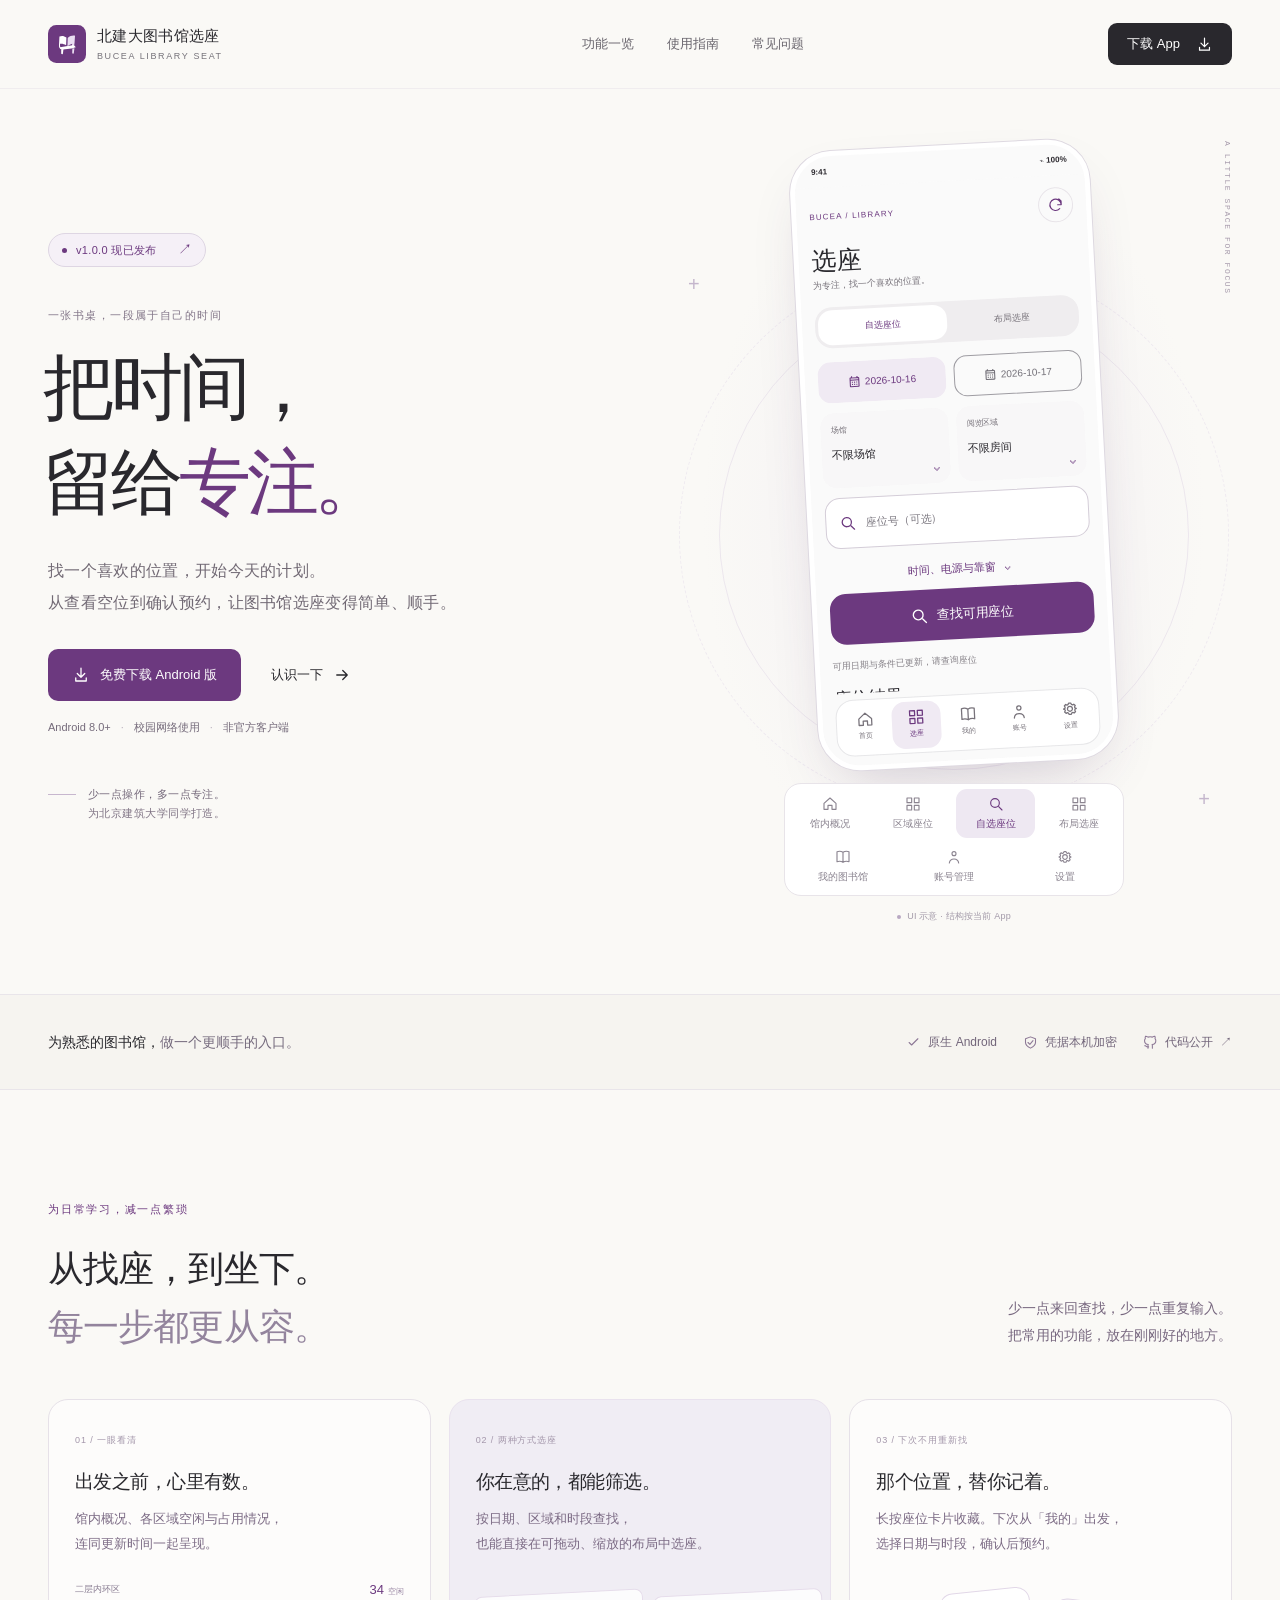
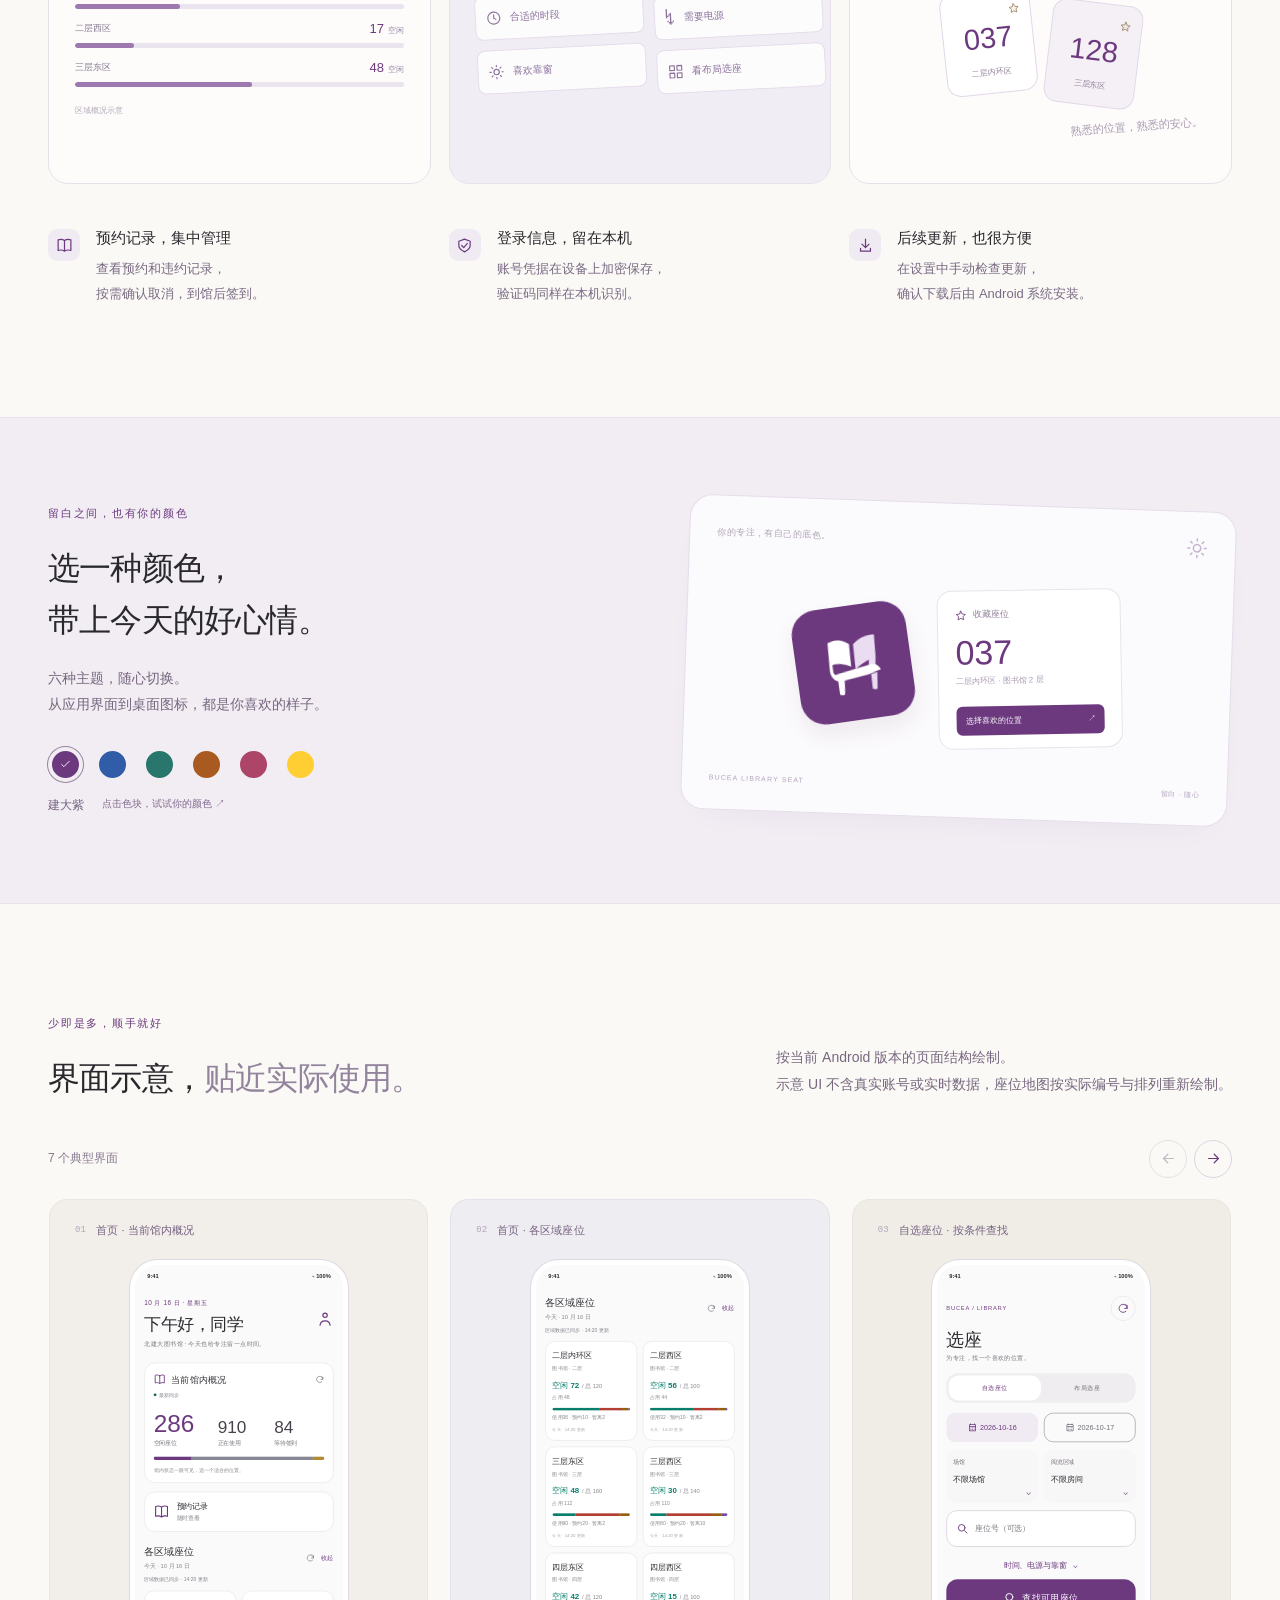
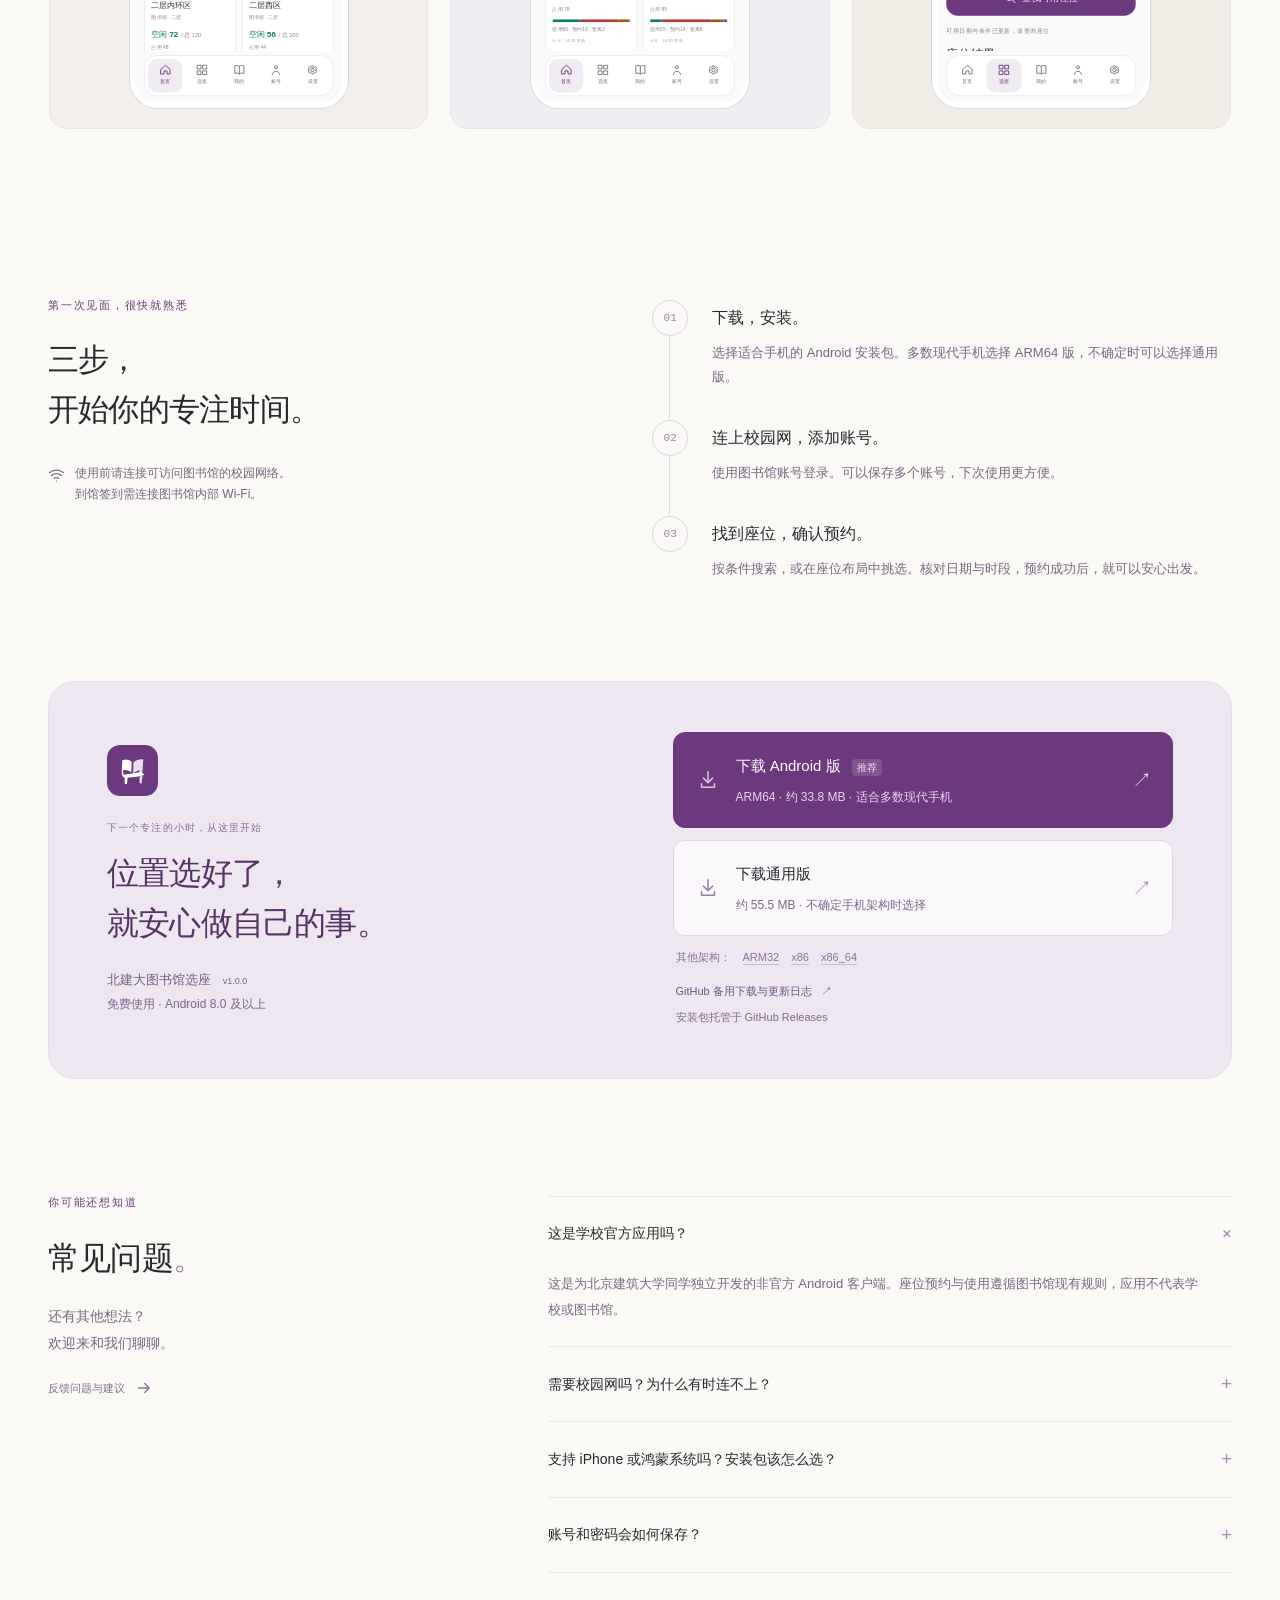
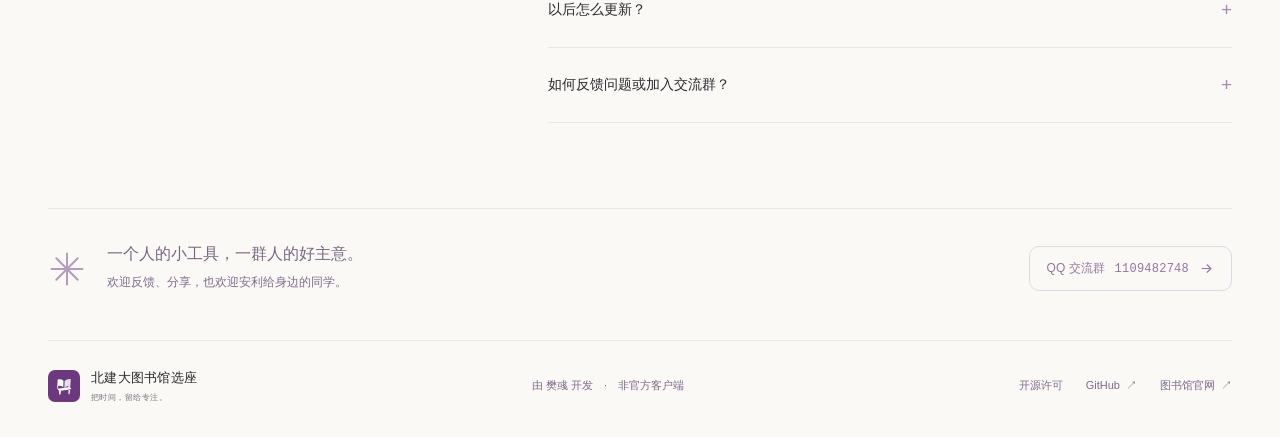
<file: website/index.html>
<!doctype html>
<html lang="zh-CN">
  <head>
    <meta charset="utf-8" />
    <meta name="viewport" content="width=device-width, initial-scale=1" />
    <meta name="theme-color" content="#6c397f" />
    <meta
      name="description"
      content="北建大图书馆选座，为北京建筑大学同学打造的非官方 Android 客户端。查看馆内空位、按布局选座、收藏常坐的位置，把时间留给专注。"
    />
    <meta property="og:type" content="website" />
    <meta property="og:locale" content="zh_CN" />
    <meta property="og:title" content="北建大图书馆选座 · 把时间，留给专注。" />
    <meta
      property="og:description"
      content="馆内概况一眼看清，喜欢的位置随手收藏。简洁、顺手的非官方 Android 选座客户端。"
    />
    <meta property="og:url" content="https://library.miofelix.com/" />
    <meta
      property="og:image"
      content="https://library.miofelix.com/assets/icon.png"
    />
    <link rel="canonical" href="https://library.miofelix.com/" />
    <link rel="icon" type="image/svg+xml" href="./assets/icon.svg" />
    <link rel="apple-touch-icon" href="./assets/icon.png" />
    <link rel="stylesheet" href="./style.css" />
    <link rel="stylesheet" href="./preview.css" />
    <script src="./script.js" defer></script>
    <title>北建大图书馆选座 · 把时间，留给专注。</title>
  </head>
  <body>
    <a class="skip-link" href="#main">跳到主要内容</a>
    <svg
      class="icon-definitions"
      xmlns="http://www.w3.org/2000/svg"
      aria-hidden="true"
    >
      <symbol id="i-arrow" viewBox="0 0 24 24">
        <path d="M5 12h14m-6-6 6 6-6 6" />
      </symbol>
      <symbol id="i-download" viewBox="0 0 24 24">
        <path d="M12 3v12m-5-5 5 5 5-5M5 16v4h14v-4" />
      </symbol>
      <symbol id="i-book" viewBox="0 0 24 24">
        <path
          d="M12 5c-3-2-6-2-9-1v15c3-1 6-1 9 1 3-2 6-2 9-1V4c-3-1-6-1-9 1Zm0 0v15"
        />
      </symbol>
      <symbol id="i-grid" viewBox="0 0 24 24">
        <path d="M3 3h7v7H3zm11 0h7v7h-7zM3 14h7v7H3zm11 0h7v7h-7z" />
      </symbol>
      <symbol id="i-star" viewBox="0 0 24 24">
        <path
          d="m12 3 2.8 5.7 6.2.9-4.5 4.4 1.1 6.2-5.6-2.9-5.6 2.9 1.1-6.2L3 9.6l6.2-.9Z"
        />
      </symbol>
      <symbol id="i-shield" viewBox="0 0 24 24">
        <path d="m12 3 8 3v6c0 4-4 7-8 9-4-2-8-5-8-9V6Zm-4 9 3 3 5-6" />
      </symbol>
      <symbol id="i-check" viewBox="0 0 24 24">
        <path d="m5 12 4 4L19 6" />
      </symbol>
      <symbol id="i-wifi" viewBox="0 0 24 24">
        <path
          d="M2 8a16 16 0 0 1 20 0M5 12a11 11 0 0 1 14 0m-10 4a5 5 0 0 1 6 0m-3 4h.01"
        />
      </symbol>
      <symbol id="i-clock" viewBox="0 0 24 24">
        <circle cx="12" cy="12" r="9" />
        <path d="M12 7v5l3 2" />
      </symbol>
      <symbol id="i-github" viewBox="0 0 24 24">
        <path
          d="M9 19c-4 1-4-2-6-2m12 4v-3.5c0-1 .1-1.6-.5-2.2 3-.3 6-1.4 6-6.2a4.7 4.7 0 0 0-1.3-3.3A4.3 4.3 0 0 0 19 2s-1.2-.4-4 1.4a14 14 0 0 0-7 0C5.2 1.6 4 2 4 2a4.3 4.3 0 0 0-.2 3.8 4.7 4.7 0 0 0-1.3 3.3c0 4.8 3 5.9 6 6.2-.6.6-.6 1.4-.5 2.2V21"
        />
      </symbol>
      <symbol id="i-sun" viewBox="0 0 24 24">
        <circle cx="12" cy="12" r="4" />
        <path
          d="M12 2v2m0 16v2M2 12h2m16 0h2M5 5l1.5 1.5m11 11L19 19M5 19l1.5-1.5m11-11L19 5"
        />
      </symbol>
      <symbol id="i-close" viewBox="0 0 24 24">
        <path d="m6 6 12 12M6 18 18 6" />
      </symbol>
      <symbol id="i-home" viewBox="0 0 24 24">
        <path d="m3 11 9-8 9 8v9h-6v-6H9v6H3z" />
      </symbol>
      <symbol id="i-person" viewBox="0 0 24 24">
        <circle cx="12" cy="7" r="3" />
        <path d="M5 21c.5-4 2.8-6 7-6s6.5 2 7 6" />
      </symbol>
      <symbol id="i-settings" viewBox="0 0 24 24">
        <path d="M12 8.5a3.5 3.5 0 1 0 0 7 3.5 3.5 0 0 0 0-7Z" />
        <path
          d="m19 13 2-1-2-1-.3-1.4 1-1.8-2-2-1.8 1L14.5 6l-1-2h-3l-1 2-1.4.6-1.8-1-2 2 1 1.8L5 11l-2 1 2 1 .3 1.4-1 1.8 2 2 1.8-1 1.4.6 1 2h3l1-2 1.4-.6 1.8 1 2-2-1-1.8Z"
        />
      </symbol>
      <symbol id="i-search" viewBox="0 0 24 24">
        <circle cx="10.5" cy="10.5" r="6.5" />
        <path d="m16 16 5 5" />
      </symbol>
      <symbol id="i-calendar" viewBox="0 0 24 24">
        <path
          fill="currentColor"
          stroke="none"
          d="M19 4h-1V2h-2v2H8V2H6v2H5c-1.11 0-1.99.9-1.99 2L3 20c0 1.1.89 2 2 2h14c1.1 0 2-.9 2-2V6c0-1.1-.9-2-2-2Zm0 16H5V10h14v10Zm0-12H5V6h14v2ZM7 12h2v2H7zm4 0h2v2h-2zm4 0h2v2h-2zM7 16h2v2H7zm4 0h2v2h-2zm4 0h2v2h-2z"
        />
      </symbol>
      <symbol id="i-refresh" viewBox="0 0 24 24">
        <path d="M20 7v5h-5M20 12a8 8 0 1 0-2.4 5.7M20 7l-3-3" />
      </symbol>
      <symbol id="i-plus" viewBox="0 0 24 24">
        <path d="M12 5v14M5 12h14" />
      </symbol>
      <symbol id="i-edit" viewBox="0 0 24 24">
        <path d="m15 4 5 5M4 20l1-6L16 3l5 5-11 11-6 1Z" />
      </symbol>
      <symbol id="i-delete" viewBox="0 0 24 24">
        <path d="M3 6h18M9 6V3h6v3M6 6l1 15h10l1-15M10 10v7M14 10v7" />
      </symbol>
      <symbol id="i-palette" viewBox="0 0 24 24">
        <path
          d="M12 3a9 9 0 1 0 0 18h1.2a2 2 0 0 0 1.5-3.3 1.3 1.3 0 0 1 1-2.2H18a3 3 0 0 0 3-3A9.5 9.5 0 0 0 12 3Z"
        />
        <path d="M7 10h.01M10 6.5h.01M15 7h.01M18 11h.01" stroke-width="3" />
      </symbol>
      <symbol id="i-info" viewBox="0 0 24 24">
        <circle cx="12" cy="12" r="9" />
        <path d="M12 11v6M12 7h.01" />
      </symbol>
      <symbol id="i-code" viewBox="0 0 24 24">
        <path d="m8 6-6 6 6 6m8-12 6 6-6 6" />
      </symbol>
      <symbol id="i-globe" viewBox="0 0 24 24">
        <circle cx="12" cy="12" r="9" />
        <path d="M3 12h18M12 3c-5 5-5 13 0 18 5-5 5-13 0-18Z" />
      </symbol>
      <symbol id="i-logout" viewBox="0 0 24 24">
        <path d="M9 4H4v16h5M10 12h11m-4-4 4 4-4 4" />
      </symbol>
      <symbol id="i-password" viewBox="0 0 24 24">
        <path d="M3 20h18M5 5v8M2 7l6 4M2 11l6-4M17 5v8M14 7l6 4M14 11l6-4" />
      </symbol>
      <symbol id="i-chevron" viewBox="0 0 24 24">
        <path d="m9 5 7 7-7 7" />
      </symbol>
      <symbol id="i-group" viewBox="0 0 24 24">
        <circle cx="9" cy="8" r="3" />
        <path
          d="M2 21v-2a7 7 0 0 1 14 0v2M16 5a3 3 0 0 1 0 6M18 15a5 5 0 0 1 4 5v1"
        />
      </symbol>
      <symbol id="i-spark" viewBox="0 0 32 32">
        <path d="M16 3v26M3 16h26M7 7l18 18M7 25 25 7" />
      </symbol>
    </svg>

    <header class="site-header">
      <div class="nav-wrap container">
        <a class="brand" href="#" aria-label="北建大图书馆选座，回到顶部">
          <img src="./assets/icon.svg" alt="" width="38" height="38" />
          <span>北建大图书馆选座<small>BUCEA LIBRARY SEAT</small></span>
        </a>
        <nav class="desktop-nav" aria-label="主导航">
          <a href="#features">功能一览</a><a href="#guide">使用指南</a
          ><a href="#faq">常见问题</a>
        </nav>
        <a class="nav-download" href="#download"
          >下载 App <svg class="icon"><use href="#i-download" /></svg
        ></a>
      </div>
    </header>

    <main id="main">
      <section class="hero container" aria-labelledby="hero-title">
        <div class="hero-copy">
          <a
            class="release-badge"
            data-release-link
            href="https://github.com/miofelix/bucea-library-seat/releases/tag/v1.0.0"
            ><span class="status-dot"></span>
            <span data-release-badge>v1.0.0 现已发布</span>
            <span class="badge-arrow">↗</span></a
          >
          <p class="eyebrow">一张书桌，一段属于自己的时间</p>
          <h1 id="hero-title">
            把时间，<br />留给<span class="serif-word">专注</span
            ><span class="title-dot">。</span>
          </h1>
          <p class="hero-description">
            找一个喜欢的位置，开始今天的计划。<br />从查看空位到确认预约，<br
              class="mobile-break"
            />让图书馆选座变得简单、顺手。
          </p>
          <div class="hero-actions">
            <a class="button button-primary" href="#download"
              ><svg class="icon"><use href="#i-download" /></svg> 免费下载
              Android 版</a
            >
            <a class="text-link" href="#features"
              >认识一下 <svg class="icon"><use href="#i-arrow" /></svg
            ></a>
          </div>
          <p class="compatibility">
            <span data-min-sdk="short">Android 8.0+</span
            ><span>校园网络使用</span><span>非官方客户端</span>
          </p>
          <div class="hero-footnote">
            <span class="short-rule"></span>
            <p>
              少一点操作，多一点专注。<br /><span
                >为北京建筑大学同学打造。</span
              >
            </p>
          </div>
        </div>

        <div class="hero-visual">
          <span class="visual-label">A LITTLE SPACE FOR FOCUS</span>
          <div class="orbit orbit-one" aria-hidden="true"></div>
          <div class="orbit orbit-two" aria-hidden="true"></div>
          <div
            class="phone illustrative-phone"
            data-screen="search"
            id="hero-preview-panel"
            role="tabpanel"
            aria-labelledby="hero-tab-search"
          >
            <div class="mock-status" aria-hidden="true">
              <span>9:41</span><span>⌁ 100%</span>
            </div>
            <div class="mock-screen" data-preview-static>
              <div
                class="mock-scroll"
                role="region"
                tabindex="-1"
                aria-label="静态界面示意"
              >
                <div class="mock-heading">
                  <span>BUCEA / LIBRARY</span
                  ><span class="mock-refresh"
                    ><svg class="icon" aria-hidden="true">
                      <use href="#i-refresh" /></svg
                  ></span>
                </div>
                <h2 id="mock-page-title" class="mock-page-title">选座</h2>
                <p class="mock-subtitle" id="mock-page-subtitle">
                  为专注，找一个喜欢的位置。
                </p>
                <div class="mock-segment" id="mock-seat-segment">
                  <span id="mock-search-segment" class="selected">自选座位</span
                  ><span id="mock-layout-segment">布局选座</span>
                </div>

                <div
                  class="mock-panel mock-home-panel"
                  data-screen-panel="home"
                  hidden
                >
                  <div class="mock-home-header">
                    <small>10 月 16 日 · 星期五</small>
                    <strong>下午好，同学</strong>
                    <p>北建大图书馆 · 今天也给专注留一点时间。</p>
                    <svg class="icon" aria-hidden="true">
                      <use href="#i-person" />
                    </svg>
                  </div>
                  <div class="mock-overview mock-card">
                    <div class="mock-card-heading">
                      <svg class="icon" aria-hidden="true">
                        <use href="#i-book" /></svg
                      ><strong>当前馆内概况</strong
                      ><svg class="icon" aria-hidden="true">
                        <use href="#i-refresh" />
                      </svg>
                    </div>
                    <p class="mock-sync"><i></i>最新同步</p>
                    <div class="mock-metrics">
                      <div><strong>286</strong><span>空闲座位</span></div>
                      <div><strong>910</strong><span>正在使用</span></div>
                      <div><strong>84</strong><span>等待签到</span></div>
                    </div>
                    <div class="mock-distribution" aria-hidden="true">
                      <i style="flex: 286"></i><i style="flex: 910"></i
                      ><i style="flex: 84"></i>
                    </div>
                    <p>馆内状态一眼可见，选一个适合的位置。</p>
                  </div>
                  <div class="mock-shortcut">
                    <svg class="icon" aria-hidden="true">
                      <use href="#i-book" /></svg
                    ><span
                      ><strong>预约记录</strong><small>随时查看</small></span
                    >
                  </div>
                  <div class="mock-region-section">
                    <div class="mock-section-heading">
                      <span
                        ><h3>各区域座位</h3>
                        <small>今天 · 10 月 16 日</small></span
                      ><svg class="icon" aria-hidden="true">
                        <use href="#i-refresh" /></svg
                      ><b>收起</b>
                    </div>
                    <p class="mock-sync">区域数据已同步 · 14:20 更新</p>
                    <div class="mock-region-grid">
                      <div class="mock-region-card">
                        <strong>二层内环区</strong><small>图书馆 · 二层</small>
                        <p class="mock-region-count">
                          <b>空闲 72</b><i> / 总 120</i>
                        </p>
                        <small>占用 48</small>
                        <div class="mock-distribution" aria-hidden="true">
                          <i style="flex: 72"></i><i style="flex: 36"></i
                          ><i style="flex: 10"></i><i style="flex: 2"></i>
                        </div>
                        <small>使用36 · 预约10 · 暂离2</small
                        ><small>今天 · 14:20 更新</small>
                      </div>
                      <div class="mock-region-card">
                        <strong>二层西区</strong><small>图书馆 · 二层</small>
                        <p class="mock-region-count">
                          <b>空闲 56</b><i> / 总 100</i>
                        </p>
                        <small>占用 44</small>
                        <div class="mock-distribution" aria-hidden="true">
                          <i style="flex: 56"></i><i style="flex: 32"></i
                          ><i style="flex: 10"></i><i style="flex: 2"></i>
                        </div>
                        <small>使用32 · 预约10 · 暂离2</small
                        ><small>今天 · 14:20 更新</small>
                      </div>
                      <div class="mock-region-card">
                        <strong>三层东区</strong><small>图书馆 · 三层</small>
                        <p class="mock-region-count">
                          <b>空闲 48</b><i> / 总 160</i>
                        </p>
                        <small>占用 112</small>
                        <div class="mock-distribution" aria-hidden="true">
                          <i style="flex: 48"></i><i style="flex: 90"></i
                          ><i style="flex: 20"></i><i style="flex: 2"></i>
                        </div>
                        <small>使用90 · 预约20 · 暂离2</small
                        ><small>今天 · 14:20 更新</small>
                      </div>
                      <div class="mock-region-card">
                        <strong>三层西区</strong><small>图书馆 · 三层</small>
                        <p class="mock-region-count">
                          <b>空闲 30</b><i> / 总 140</i>
                        </p>
                        <small>占用 110</small>
                        <div class="mock-distribution" aria-hidden="true">
                          <i style="flex: 30"></i><i style="flex: 80"></i
                          ><i style="flex: 20"></i><i style="flex: 10"></i>
                        </div>
                        <small>使用80 · 预约20 · 暂离10</small
                        ><small>今天 · 14:20 更新</small>
                      </div>
                      <div class="mock-region-card">
                        <strong>四层东区</strong><small>图书馆 · 四层</small>
                        <p class="mock-region-count">
                          <b>空闲 42</b><i> / 总 120</i>
                        </p>
                        <small>占用 78</small>
                        <div class="mock-distribution" aria-hidden="true">
                          <i style="flex: 42"></i><i style="flex: 60"></i
                          ><i style="flex: 16"></i><i style="flex: 2"></i>
                        </div>
                        <small>使用60 · 预约16 · 暂离2</small
                        ><small>今天 · 14:20 更新</small>
                      </div>
                      <div class="mock-region-card">
                        <strong>四层西区</strong><small>图书馆 · 四层</small>
                        <p class="mock-region-count">
                          <b>空闲 15</b><i> / 总 100</i>
                        </p>
                        <small>占用 85</small>
                        <div class="mock-distribution" aria-hidden="true">
                          <i style="flex: 15"></i><i style="flex: 65"></i
                          ><i style="flex: 14"></i><i style="flex: 6"></i>
                        </div>
                        <small>使用65 · 预约14 · 暂离6</small
                        ><small>今天 · 14:20 更新</small>
                      </div>
                    </div>
                  </div>
                  <p class="mock-privacy">
                    <svg class="icon" aria-hidden="true">
                      <use href="#i-wifi" /></svg
                    ><span>校园网络已连接</span>
                  </p>
                  <p class="mock-privacy">
                    <svg class="icon" aria-hidden="true">
                      <use href="#i-info" /></svg
                    ><span>到馆后请连接图书馆内部 Wi-Fi 签到。</span>
                  </p>
                </div>
                <div
                  class="mock-panel mock-search-panel"
                  data-screen-panel="search"
                >
                  <div class="mock-dates">
                    <span class="selected"
                      ><svg class="icon date-icon" aria-hidden="true">
                        <use href="#i-calendar" /></svg
                      ><span>2026-10-16</span></span
                    ><span
                      ><svg class="icon date-icon" aria-hidden="true">
                        <use href="#i-calendar" /></svg
                      ><span>2026-10-17</span></span
                    >
                  </div>
                  <div class="mock-fields">
                    <div>
                      <small>场馆</small><strong>不限场馆</strong><b>⌄</b>
                    </div>
                    <div>
                      <small>阅览区域</small><strong>不限房间</strong><b>⌄</b>
                    </div>
                  </div>
                  <div class="mock-input">
                    <svg class="icon" aria-hidden="true">
                      <use href="#i-search" />
                    </svg>
                    <span>座位号（可选）</span>
                  </div>
                  <div class="mock-filter">时间、电源与靠窗 <b>⌄</b></div>
                  <div class="mock-search-button">
                    <svg class="icon" aria-hidden="true">
                      <use href="#i-search" />
                    </svg>
                    <span>查找可用座位</span>
                  </div>
                  <p class="mock-hint">可用日期与条件已更新，请查询座位</p>
                  <h3>座位结果</h3>
                  <div class="mock-switch-row">
                    <span>仅看可用<small>只筛选本页已加载座位</small></span
                    ><i></i>
                  </div>
                </div>
                <div
                  class="mock-panel mock-layout-panel"
                  data-screen-panel="layout"
                  role="region"
                  tabindex="-1"
                  aria-label="布局选座静态界面示意"
                  hidden
                >
                  <div class="mock-map-section">
                    <div class="mock-map-heading">
                      <strong>二层内环区</strong>
                    </div>
                    <p class="mock-map-meta">2026-10-16 · 图书馆 · 图书馆2层</p>
                    <div class="mock-map-modes">
                      <span class="selected">地图</span><span>列表</span>
                    </div>
                    <div class="mock-map-fit">适应区域</div>
                    <div class="mock-room-map">
                      <img
                        src="assets/seat-layout-inner-ring.svg"
                        width="368"
                        height="368"
                        alt="按实际编号和排列重新绘制的二层内环区局部布局：36 个放大的座位，保留过道，以六种颜色和文字展示空闲、使用中、已预约、暂离、不可用和仅限现场，状态为示例。"
                      />
                    </div>
                    <div
                      class="mock-map-legend"
                      aria-label="座位状态图例"
                    ></div>
                    <p class="mock-map-tip">
                      拖动查看 · 双指缩放 · 点选座位<br />
                      颜色与座位内文字表示当前状态，可预约时段以点选查询为准。
                    </p>
                  </div>
                </div>
                <div
                  class="mock-panel mock-library-panel"
                  data-screen-panel="library"
                  hidden
                >
                  <div class="mock-library-tabs">
                    <span class="selected">我的预约</span><span>收藏座位</span
                    ><span>常用座位</span><span>违约记录</span>
                  </div>
                  <div class="mock-reservation">
                    <small>▣ &nbsp; 当前预约</small
                    ><strong>暂无进行中的预约</strong>
                    <p>当前没有可签到的预约，已预约座位请查看预约记录</p>
                  </div>
                  <h3 class="mock-timeline-title">预约时间线</h3>
                  <p class="mock-timeline-copy">
                    已加载的预约按时间排列，加载更多可查看其余记录。
                  </p>
                </div>

                <div
                  class="mock-panel mock-accounts-panel"
                  data-screen-panel="accounts"
                  hidden
                >
                  <div class="mock-account-summary">
                    <div class="mock-avatar">演</div>
                    <span
                      ><strong>演示同学</strong
                      ><small>当前使用 · 209999999001 · 已登录</small></span
                    >
                  </div>
                  <div class="mock-section-heading">
                    <h3>已保存的账号</h3>
                    <b>添加</b>
                  </div>
                  <div class="mock-account-card mock-card">
                    <div class="mock-avatar">演</div>
                    <span
                      ><strong>演示同学</strong
                      ><small>209999999001</small></span
                    ><svg class="icon" aria-hidden="true">
                      <use href="#i-edit" /></svg
                    ><svg class="icon" aria-hidden="true">
                      <use href="#i-delete" />
                    </svg>
                  </div>
                  <div class="mock-add-account">
                    <svg class="icon" aria-hidden="true">
                      <use href="#i-plus" /></svg
                    ><span>添加账号</span>
                  </div>
                  <div class="mock-settings-group mock-card">
                    <div class="mock-setting-row">
                      <svg class="icon" aria-hidden="true">
                        <use href="#i-password" /></svg
                      ><span
                        ><strong>修改图书馆密码</strong
                        ><small>当前版本暂不支持</small></span
                      ><svg class="icon" aria-hidden="true">
                        <use href="#i-chevron" />
                      </svg>
                    </div>
                    <div class="mock-setting-row">
                      <svg class="icon" aria-hidden="true">
                        <use href="#i-logout" /></svg
                      ><span
                        ><strong>退出登录</strong
                        ><small>账号仍会保存在本机</small></span
                      ><svg class="icon" aria-hidden="true">
                        <use href="#i-chevron" />
                      </svg>
                    </div>
                  </div>
                  <p class="mock-privacy">
                    <svg class="icon" aria-hidden="true">
                      <use href="#i-shield" /></svg
                    ><span>账号与密码加密保存在本机，验证码在设备上识别。</span>
                  </p>
                </div>

                <div
                  class="mock-panel mock-settings-panel"
                  data-screen-panel="settings"
                  hidden
                >
                  <div class="mock-settings-group mock-card">
                    <div class="mock-setting-row">
                      <svg class="icon" aria-hidden="true">
                        <use href="#i-refresh" /></svg
                      ><span
                        ><strong>应用更新</strong
                        ><small>检查并管理新版本</small></span
                      ><svg class="icon mock-expand" aria-hidden="true">
                        <use href="#i-chevron" />
                      </svg>
                    </div>
                    <div class="mock-setting-row">
                      <svg class="icon" aria-hidden="true">
                        <use href="#i-palette" /></svg
                      ><span
                        ><strong>主题颜色</strong><small>建大紫</small></span
                      ><i class="mock-color-dot"></i>
                    </div>
                  </div>
                  <h3 class="mock-settings-label">登录偏好</h3>
                  <div class="mock-settings-group mock-card">
                    <div class="mock-setting-row">
                      <span
                        ><strong>自动恢复登录</strong
                        ><small>下次打开时恢复会话</small></span
                      ><i class="mock-toggle on"></i>
                    </div>
                    <div class="mock-setting-row">
                      <span
                        ><strong>失败时自动切换账号</strong
                        ><small>使用下一个已保存账号</small></span
                      ><i class="mock-toggle"></i>
                    </div>
                  </div>
                  <div class="mock-settings-group mock-card">
                    <div class="mock-setting-row">
                      <svg class="icon" aria-hidden="true">
                        <use href="#i-globe" /></svg
                      ><span
                        ><strong>官方网站</strong
                        ><small>北京建筑大学图书馆</small></span
                      ><svg class="icon" aria-hidden="true">
                        <use href="#i-chevron" />
                      </svg>
                    </div>
                    <div class="mock-setting-row">
                      <svg class="icon" aria-hidden="true">
                        <use href="#i-info" /></svg
                      ><span
                        ><strong>关于这个客户端</strong
                        ><small>北建大图书馆选座</small></span
                      ><svg class="icon" aria-hidden="true">
                        <use href="#i-chevron" />
                      </svg>
                    </div>
                    <div class="mock-setting-row">
                      <svg class="icon" aria-hidden="true">
                        <use href="#i-edit" /></svg
                      ><span
                        ><strong>问题与建议</strong
                        ><small>分享你的使用体验</small></span
                      ><svg class="icon" aria-hidden="true">
                        <use href="#i-chevron" />
                      </svg>
                    </div>
                    <div class="mock-setting-row">
                      <svg class="icon" aria-hidden="true">
                        <use href="#i-group" /></svg
                      ><span
                        ><strong>QQ 交流群</strong
                        ><small>点击打开 QQ · 长按复制</small></span
                      ><svg class="icon" aria-hidden="true">
                        <use href="#i-chevron" />
                      </svg>
                    </div>
                    <div class="mock-setting-row">
                      <svg class="icon" aria-hidden="true">
                        <use href="#i-code" /></svg
                      ><span
                        ><strong>开源许可</strong
                        ><small>MIT 许可与第三方组件</small></span
                      ><svg class="icon" aria-hidden="true">
                        <use href="#i-chevron" />
                      </svg>
                    </div>
                  </div>
                  <p class="mock-app-credit">
                    BUCEA-LIBRARY-SEAT · 非官方客户端
                  </p>
                </div>
              </div>
              <nav class="mock-bottom-nav" aria-label="示意底部导航">
                <span data-nav="home"
                  ><svg class="icon"><use href="#i-home" /></svg
                  ><small>首页</small></span
                ><span data-nav="search" class="active"
                  ><svg class="icon"><use href="#i-grid" /></svg
                  ><small>选座</small></span
                ><span data-nav="library"
                  ><svg class="icon"><use href="#i-book" /></svg
                  ><small>我的</small></span
                ><span data-nav="accounts"
                  ><svg class="icon"><use href="#i-person" /></svg
                  ><small>账号</small></span
                ><span data-nav="settings"
                  ><svg class="icon"><use href="#i-settings" /></svg
                  ><small>设置</small></span
                >
              </nav>
            </div>
          </div>
          <div
            class="actual-ui-tabs mock-ui-tabs"
            role="tablist"
            aria-label="查看示意界面"
          >
            <button
              id="hero-tab-home"
              type="button"
              role="tab"
              aria-controls="hero-preview-panel"
              aria-selected="false"
              tabindex="-1"
              data-screen="home"
            >
              <svg class="icon" aria-hidden="true"><use href="#i-home" /></svg
              ><span>馆内概况</span>
            </button>
            <button
              id="hero-tab-regions"
              type="button"
              role="tab"
              aria-controls="hero-preview-panel"
              aria-selected="false"
              tabindex="-1"
              data-screen="regions"
            >
              <svg class="icon" aria-hidden="true"><use href="#i-grid" /></svg
              ><span>区域座位</span>
            </button>
            <button
              id="hero-tab-search"
              type="button"
              role="tab"
              aria-controls="hero-preview-panel"
              aria-selected="true"
              tabindex="0"
              data-screen="search"
            >
              <svg class="icon" aria-hidden="true"><use href="#i-search" /></svg
              ><span>自选座位</span>
            </button>
            <button
              id="hero-tab-layout"
              type="button"
              role="tab"
              aria-controls="hero-preview-panel"
              aria-selected="false"
              tabindex="-1"
              data-screen="layout"
            >
              <svg class="icon" aria-hidden="true"><use href="#i-grid" /></svg
              ><span>布局选座</span>
            </button>
            <button
              id="hero-tab-library"
              type="button"
              role="tab"
              aria-controls="hero-preview-panel"
              aria-selected="false"
              tabindex="-1"
              data-screen="library"
            >
              <svg class="icon" aria-hidden="true"><use href="#i-book" /></svg
              ><span>我的图书馆</span>
            </button>
            <button
              id="hero-tab-accounts"
              type="button"
              role="tab"
              aria-controls="hero-preview-panel"
              aria-selected="false"
              tabindex="-1"
              data-screen="accounts"
            >
              <svg class="icon" aria-hidden="true"><use href="#i-person" /></svg
              ><span>账号管理</span>
            </button>
            <button
              id="hero-tab-settings"
              type="button"
              role="tab"
              aria-controls="hero-preview-panel"
              aria-selected="false"
              tabindex="-1"
              data-screen="settings"
            >
              <svg class="icon" aria-hidden="true">
                <use href="#i-settings" /></svg
              ><span>设置</span>
            </button>
          </div>
          <p class="preview-caption"><span></span> UI 示意 · 结构按当前 App</p>
        </div>
      </section>

      <div class="intro-strip">
        <div class="container">
          <p>为熟悉的图书馆，<span>做一个更顺手的入口。</span></p>
          <div>
            <span
              ><svg class="icon"><use href="#i-check" /></svg> 原生
              Android</span
            ><span
              ><svg class="icon"><use href="#i-shield" /></svg>
              凭据本机加密</span
            ><a href="https://github.com/miofelix/bucea-library-seat"
              ><svg class="icon"><use href="#i-github" /></svg> 代码公开
              <span>↗</span></a
            >
          </div>
        </div>
      </div>

      <section
        id="features"
        class="section container"
        aria-labelledby="features-title"
      >
        <div class="section-heading">
          <div>
            <p class="eyebrow">为日常学习，减一点繁琐</p>
            <h2 id="features-title">
              从找座，到坐下。<br /><span>每一步都更从容。</span>
            </h2>
          </div>
          <p>
            少一点来回查找，少一点重复输入。<br />把常用的功能，放在刚刚好的地方。
          </p>
        </div>
        <div class="feature-grid">
          <article class="feature-card feature-overview">
            <span class="feature-index">01 / 一眼看清</span>
            <h3>出发之前，心里有数。</h3>
            <p>馆内概况、各区域空闲与占用情况，<br />连同更新时间一起呈现。</p>
            <div class="feature-chart" aria-label="区域概况示意，非实时数据">
              <div>
                <span>二层内环区</span><b>34 <small>空闲</small></b>
              </div>
              <div class="chart-track"><i style="--value: 32%"></i></div>
              <div>
                <span>二层西区</span><b>17 <small>空闲</small></b>
              </div>
              <div class="chart-track"><i style="--value: 18%"></i></div>
              <div>
                <span>三层东区</span><b>48 <small>空闲</small></b>
              </div>
              <div class="chart-track"><i style="--value: 54%"></i></div>
              <span class="illustration-label">区域概况示意</span>
            </div>
          </article>
          <article class="feature-card feature-search">
            <span class="feature-index">02 / 两种方式选座</span>
            <h3>你在意的，都能筛选。</h3>
            <p>
              按日期、区域和时段查找，<br />也能直接在可拖动、缩放的布局中选座。
            </p>
            <div class="filter-illustration">
              <span
                ><svg class="icon"><use href="#i-clock" /></svg>
                合适的时段</span
              ><span><span class="filter-symbol">↯</span> 需要电源</span
              ><span
                ><svg class="icon"><use href="#i-sun" /></svg> 喜欢靠窗</span
              ><span
                ><svg class="icon"><use href="#i-grid" /></svg> 看布局选座</span
              >
            </div>
          </article>
          <article class="feature-card feature-favorite">
            <span class="feature-index">03 / 下次不用重新找</span>
            <h3>那个位置，替你记着。</h3>
            <p>
              长按座位卡片收藏。下次从「我的」出发，<br />选择日期与时段，确认后预约。
            </p>
            <div class="favorite-illustration">
              <div class="favorite-tile">
                <svg class="icon"><use href="#i-star" /></svg
                ><strong>037</strong><span>二层内环区</span>
              </div>
              <div class="favorite-tile">
                <svg class="icon"><use href="#i-star" /></svg
                ><strong>128</strong><span>三层东区</span>
              </div>
              <span class="handwritten">熟悉的位置，熟悉的安心。</span>
            </div>
          </article>
        </div>
        <div class="small-features">
          <div>
            <span class="small-feature-icon"
              ><svg class="icon"><use href="#i-book" /></svg
            ></span>
            <h3>预约记录，集中管理</h3>
            <p>查看预约和违约记录，<br />按需确认取消，到馆后签到。</p>
          </div>
          <div>
            <span class="small-feature-icon"
              ><svg class="icon"><use href="#i-shield" /></svg
            ></span>
            <h3>登录信息，留在本机</h3>
            <p>账号凭据在设备上加密保存，<br />验证码同样在本机识别。</p>
          </div>
          <div>
            <span class="small-feature-icon"
              ><svg class="icon"><use href="#i-download" /></svg
            ></span>
            <h3>后续更新，也很方便</h3>
            <p>在设置中手动检查更新，<br />确认下载后由 Android 系统安装。</p>
          </div>
        </div>
      </section>

      <section class="theme-section" aria-labelledby="theme-title">
        <div class="container theme-layout">
          <div>
            <p class="eyebrow">留白之间，也有你的颜色</p>
            <h2 id="theme-title">选一种颜色，<br />带上今天的好心情。</h2>
            <p class="section-description">
              六种主题，随心切换。<br />从应用界面到桌面图标，都是你喜欢的样子。
            </p>
            <div
              class="theme-picker"
              role="group"
              aria-label="体验 App 的六种主题色"
            >
              <button
                type="button"
                data-theme="purple"
                style="--swatch: #6c397f"
                aria-label="建大紫"
                aria-pressed="true"
              >
                <svg class="icon"><use href="#i-check" /></svg></button
              ><button
                type="button"
                data-theme="blue"
                style="--swatch: #315da8"
                aria-label="湖蓝"
                aria-pressed="false"
              >
                <svg class="icon"><use href="#i-check" /></svg></button
              ><button
                type="button"
                data-theme="teal"
                style="--swatch: #28766c"
                aria-label="青绿"
                aria-pressed="false"
              >
                <svg class="icon"><use href="#i-check" /></svg></button
              ><button
                type="button"
                data-theme="orange"
                style="--swatch: #a85a20"
                aria-label="暖橙"
                aria-pressed="false"
              >
                <svg class="icon"><use href="#i-check" /></svg></button
              ><button
                type="button"
                data-theme="rose"
                style="--swatch: #ac4567"
                aria-label="玫瑰"
                aria-pressed="false"
              >
                <svg class="icon"><use href="#i-check" /></svg></button
              ><button
                type="button"
                data-theme="yellow"
                style="--swatch: #ffce32"
                aria-label="奶龙黄"
                aria-pressed="false"
              >
                <svg class="icon"><use href="#i-check" /></svg>
              </button>
            </div>
            <p class="theme-name" aria-live="polite">
              <span id="theme-name">建大紫</span
              ><span>点击色块，试试你的颜色 ↗</span>
            </p>
          </div>
          <div class="theme-preview" data-theme="purple">
            <div class="theme-preview-top">
              <span>你的专注，有自己的底色。</span
              ><svg class="icon"><use href="#i-sun" /></svg>
            </div>
            <div class="theme-icon-wrap">
              <svg
                class="themed-app-icon"
                viewBox="0 0 256 256"
                role="img"
                aria-label="随主题切换的书页折椅图标"
              >
                <rect width="256" height="256" rx="56" />
                <g class="icon-fold">
                  <path
                    d="M164 158L178 156L174 189C173.7 192.4 171.6 194 168.7 193.1L163 191Z"
                  />
                  <path
                    d="M133 87C148 75 164 69 182 72L179 120L175 147L160 151L163 126C152 130 142 135 131 143Z"
                  />
                </g>
                <g class="icon-page">
                  <path
                    d="M89 163L104 161L100.7 192C100.4 195.5 97.9 197.4 94.8 196.4L89 194.4Z"
                  />
                  <path
                    d="M77 77C94 70 109 73 124 85L122 136C108 128 94 124 81 127L81 141C81 148 86 153 97 154L101 165C81 165 72 153 74 134Z"
                  />
                  <path
                    d="M91 148L163 137C173 135.5 179 138 183 144L187 150L159 158L102 165C91 166.4 85 163 81 159C79 153.5 83 149.4 91 148Z"
                  />
                </g>
              </svg>
              <div class="theme-mini-card">
                <span
                  ><svg class="icon"><use href="#i-star" /></svg> 收藏座位</span
                ><strong>037</strong>
                <p>二层内环区 · 图书馆 2 层</p>
                <span class="theme-mini-button"
                  >选择喜欢的位置 <span>↗</span></span
                >
              </div>
            </div>
            <span class="theme-preview-bottom"
              >BUCEA LIBRARY SEAT <span>留白 · 随心</span></span
            >
          </div>
        </div>
      </section>

      <section
        class="section container screenshots-section"
        aria-labelledby="screenshots-title"
      >
        <div class="section-heading">
          <div>
            <p class="eyebrow">少即是多，顺手就好</p>
            <h2 id="screenshots-title">
              界面示意，<span>贴近实际使用。</span>
            </h2>
          </div>
          <p>
            按当前 Android 版本的页面结构绘制。<br />示意 UI
            不含真实账号或实时数据，座位地图按实际编号与排列重新绘制。
          </p>
        </div>
        <div class="screenshots-toolbar">
          <p>7 个典型界面</p>
          <div>
            <button
              type="button"
              data-gallery-prev
              aria-label="查看前面的示意界面"
              aria-controls="screen-gallery"
              disabled
            >
              <svg class="icon" aria-hidden="true"><use href="#i-arrow" /></svg>
            </button>
            <button
              type="button"
              data-gallery-next
              aria-label="查看后面的示意界面"
              aria-controls="screen-gallery"
            >
              <svg class="icon" aria-hidden="true"><use href="#i-arrow" /></svg>
            </button>
          </div>
        </div>
        <div
          class="screenshots"
          id="screen-gallery"
          tabindex="0"
          role="region"
          aria-label="七个典型界面的示意，可左右滚动"
        >
          <article class="screenshot-card">
            <span class="screenshot-label"><b>01</b>首页 · 当前馆内概况</span>
            <div
              class="screenshot-device illustration-device"
              data-preview="home"
              role="group"
              aria-label="首页 · 当前馆内概况示意"
            ></div>
          </article>
          <article class="screenshot-card">
            <span class="screenshot-label"><b>02</b>首页 · 各区域座位</span>
            <div
              class="screenshot-device illustration-device"
              data-preview="regions"
              role="group"
              aria-label="首页 · 各区域座位示意"
            ></div>
          </article>
          <article class="screenshot-card">
            <span class="screenshot-label"><b>03</b>自选座位 · 按条件查找</span>
            <div
              class="screenshot-device illustration-device"
              data-preview="search"
              role="group"
              aria-label="自选座位 · 按条件查找示意"
            ></div>
          </article>
          <article class="screenshot-card">
            <span class="screenshot-label"><b>04</b>布局选座 · 座位地图</span>
            <div
              class="screenshot-device illustration-device"
              data-preview="layout"
              role="group"
              aria-label="布局选座 · 座位地图示意"
            ></div>
          </article>
          <article class="screenshot-card">
            <span class="screenshot-label"><b>05</b>我的图书馆 · 预约记录</span>
            <div
              class="screenshot-device illustration-device"
              data-preview="library"
              role="group"
              aria-label="我的图书馆 · 预约记录示意"
            ></div>
          </article>
          <article class="screenshot-card">
            <span class="screenshot-label"><b>06</b>账号管理 · 本机保存</span>
            <div
              class="screenshot-device illustration-device"
              data-preview="accounts"
              role="group"
              aria-label="账号管理 · 本机保存示意"
            ></div>
          </article>
          <article class="screenshot-card">
            <span class="screenshot-label"><b>07</b>设置 · 更新与主题偏好</span>
            <div
              class="screenshot-device illustration-device"
              data-preview="settings"
              role="group"
              aria-label="设置 · 更新与主题偏好示意"
            ></div>
          </article>
        </div>
      </section>

      <section
        id="guide"
        class="guide-section container"
        aria-labelledby="guide-title"
      >
        <div>
          <p class="eyebrow">第一次见面，很快就熟悉</p>
          <h2 id="guide-title">三步，<br />开始你的专注时间。</h2>
          <p class="guide-wifi">
            <svg class="icon"><use href="#i-wifi" /></svg
            ><span
              >使用前请连接可访问图书馆的校园网络。<br />到馆签到需连接图书馆内部
              Wi-Fi。</span
            >
          </p>
        </div>
        <ol class="steps">
          <li>
            <span class="step-number">01</span>
            <div>
              <h3>下载，安装。</h3>
              <p>
                选择适合手机的 Android 安装包。多数现代手机选择 ARM64
                版，不确定时可以选择通用版。
              </p>
            </div>
          </li>
          <li>
            <span class="step-number">02</span>
            <div>
              <h3>连上校园网，添加账号。</h3>
              <p>使用图书馆账号登录。可以保存多个账号，下次使用更方便。</p>
            </div>
          </li>
          <li>
            <span class="step-number">03</span>
            <div>
              <h3>找到座位，确认预约。</h3>
              <p>
                按条件搜索，或在座位布局中挑选。核对日期与时段，预约成功后，就可以安心出发。
              </p>
            </div>
          </li>
        </ol>
      </section>

      <section
        id="download"
        class="download-section container"
        aria-labelledby="download-title"
      >
        <div class="download-card">
          <div class="download-copy">
            <img
              src="./assets/icon.svg"
              width="64"
              height="64"
              alt=""
              loading="lazy"
            />
            <p class="eyebrow">下一个专注的小时，从这里开始</p>
            <h2 id="download-title">位置选好了，<br />就安心做自己的事。</h2>
            <p>
              北建大图书馆选座
              <span class="download-version" data-release-version>v1.0.0</span
              ><br /><span data-min-sdk="long"
                >免费使用 · Android 8.0 及以上</span
              >
            </p>
          </div>
          <div class="download-options">
            <a
              class="download-option recommended"
              data-download-url="recommended"
              href="https://github.com/miofelix/bucea-library-seat/releases/download/v1.0.0/BUCEA-Library-Seat-v1.0.0-arm64-v8a.apk"
              ><span class="download-option-icon"
                ><svg class="icon"><use href="#i-download" /></svg></span
              ><span
                ><strong data-download-title="recommended"
                  >下载 Android 版 <em>推荐</em></strong
                ><small data-download-size="recommended"
                  >ARM64 · 约 33.8 MB · 适合多数现代手机</small
                ></span
              ><span class="download-arrow">↗</span></a
            ><a
              class="download-option"
              data-download-url="universal"
              href="https://github.com/miofelix/bucea-library-seat/releases/download/v1.0.0/BUCEA-Library-Seat-v1.0.0.apk"
              ><span class="download-option-icon"
                ><svg class="icon"><use href="#i-download" /></svg></span
              ><span
                ><strong>下载通用版</strong
                ><small data-download-size="universal"
                  >约 55.5 MB · 不确定手机架构时选择</small
                ></span
              ><span class="download-arrow">↗</span></a
            >
            <p class="download-architectures" data-download-architectures>
              <span>其他架构：</span>
              <a
                data-download-variant="armeabi-v7a"
                href="https://github.com/miofelix/bucea-library-seat/releases/download/v1.0.0/BUCEA-Library-Seat-v1.0.0-armeabi-v7a.apk"
                >ARM32</a
              >
              <a
                data-download-variant="x86"
                href="https://github.com/miofelix/bucea-library-seat/releases/download/v1.0.0/BUCEA-Library-Seat-v1.0.0-x86.apk"
                >x86</a
              >
              <a
                data-download-variant="x86_64"
                href="https://github.com/miofelix/bucea-library-seat/releases/download/v1.0.0/BUCEA-Library-Seat-v1.0.0-x86_64.apk"
                >x86_64</a
              >
            </p>
            <p class="download-extra">
              <a
                data-release-link
                href="https://github.com/miofelix/bucea-library-seat/releases/tag/v1.0.0"
                >GitHub 备用下载与更新日志 <span>↗</span></a
              ><span data-download-hosting>安装包托管于 GitHub Releases</span>
            </p>
          </div>
        </div>
      </section>

      <section
        id="faq"
        class="section container faq-section"
        aria-labelledby="faq-title"
      >
        <div>
          <p class="eyebrow">你可能还想知道</p>
          <h2 id="faq-title">常见问题<span>。</span></h2>
          <p class="section-description">
            还有其他想法？<br />欢迎来和我们聊聊。
          </p>
          <a
            class="text-link"
            href="https://github.com/miofelix/bucea-library-seat/issues"
            >反馈问题与建议 <svg class="icon"><use href="#i-arrow" /></svg
          ></a>
        </div>
        <div class="faq-list">
          <details open>
            <summary>这是学校官方应用吗？<span>+</span></summary>
            <p>
              这是为北京建筑大学同学独立开发的非官方 Android
              客户端。座位预约与使用遵循图书馆现有规则，应用不代表学校或图书馆。
            </p>
          </details>
          <details>
            <summary>需要校园网吗？为什么有时连不上？<span>+</span></summary>
            <p>
              图书馆功能需要连接可访问图书馆服务器的校园网络，签到需要连接图书馆内部
              Wi-Fi。从 Wi-Fi
              设置返回应用后，会在空闲时重新检测。校园链路或图书馆服务器暂时不可用时，也会影响访问。
            </p>
          </details>
          <details>
            <summary>
              支持 iPhone 或鸿蒙系统吗？安装包该怎么选？<span>+</span>
            </summary>
            <p>
              目前提供 Android APK，支持
              <span data-min-sdk="inline">Android 8.0</span>
              及以上。iPhone（iOS）暂不支持；仍兼容 Android APK
              的鸿蒙设备可尝试安装，具体以设备兼容情况为准。HarmonyOS NEXT
              等不支持 Android APK 的系统暂不适用，目前暂无鸿蒙原生版。
            </p>
            <p>
              多数 Android 手机选择 ARM64 版；不确定架构时选择通用版。ARM32、x86
              和 x86_64 等其他架构也可以在<a href="#download">本页下载区</a
              >选择。
            </p>
          </details>
          <details>
            <summary>账号和密码会如何保存？<span>+</span></summary>
            <p>
              账号密码与登录信息加密保存在本机，验证码在设备上识别。登录、查询与预约仍需与图书馆服务器通信。可以在账号管理中删除本机保存的账号。
            </p>
          </details>
          <details>
            <summary>以后怎么更新？<span>+</span></summary>
            <p>
              打开「设置 → 应用更新 → 手动检查更新」，确认后下载并交给 Android
              系统安装。检查更新无需校园网，也可以从<a href="#download"
                >本页下载新版</a
              >覆盖安装。
            </p>
          </details>
          <details>
            <summary>如何反馈问题或加入交流群？<span>+</span></summary>
            <p>
              欢迎在
              <a href="https://github.com/miofelix/bucea-library-seat/issues"
                >GitHub Issues</a
              >
              留下问题与建议，也可以加入 QQ 交流群
              <button type="button" class="inline-copy" data-copy-group>
                1109482748 <span>复制群号</span></button
              >，和同学们分享使用体验。
            </p>
          </details>
        </div>
      </section>

      <aside class="community container">
        <svg class="community-mark icon" aria-hidden="true">
          <use href="#i-spark" />
        </svg>
        <div>
          <h2>一个人的小工具，一群人的好主意。</h2>
          <p>欢迎反馈、分享，也欢迎安利给身边的同学。</p>
        </div>
        <button type="button" class="button button-secondary" data-copy-group>
          QQ 交流群 <span>1109482748</span>
          <svg class="icon"><use href="#i-arrow" /></svg>
        </button>
      </aside>
    </main>

    <footer class="site-footer container">
      <a class="brand" href="#"
        ><img src="./assets/icon.svg" alt="" width="32" height="32" /><span
          >北建大图书馆选座<small>把时间，留给专注。</small></span
        ></a
      >
      <p>由 樊彧 开发 <span>·</span> 非官方客户端</p>
      <div>
        <a href="./licenses.html">开源许可</a>
        <a href="https://github.com/miofelix/bucea-library-seat"
          >GitHub <span>↗</span></a
        ><a href="https://lib.bucea.edu.cn/">图书馆官网 <span>↗</span></a>
      </div>
    </footer>
    <div class="toast" id="toast" role="status" aria-live="polite" hidden></div>
    <dialog
      class="image-dialog"
      id="image-dialog"
      aria-labelledby="image-caption"
    >
      <button type="button" class="dialog-close" aria-label="关闭界面预览">
        <svg class="icon"><use href="#i-close" /></svg></button
      ><img id="enlarged-image" alt="" />
      <p id="image-caption"></p>
    </dialog>
  </body>
</html>
</file>
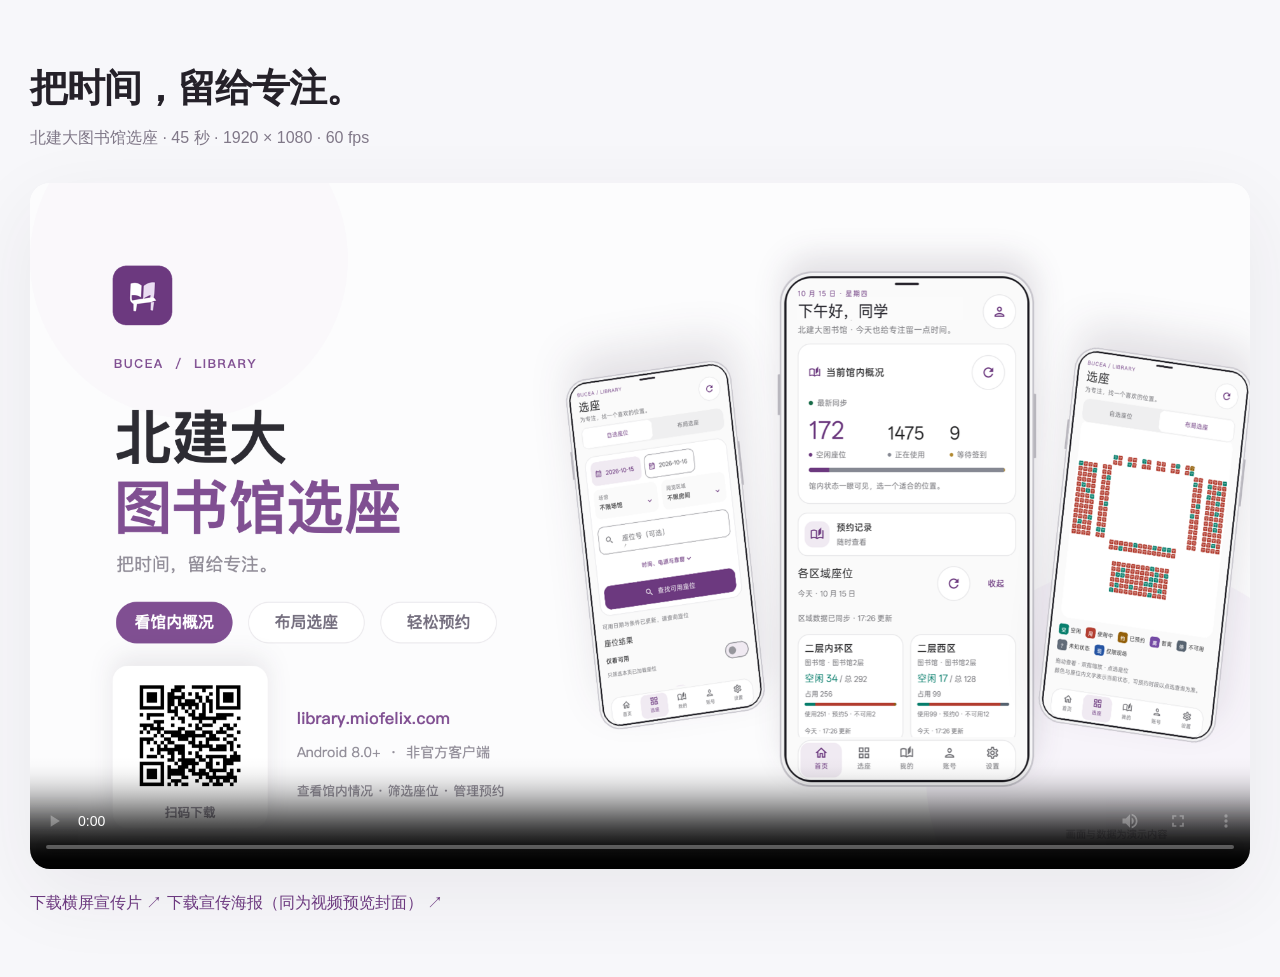
<file: promo/preview.html>
<!doctype html>
<html lang="zh-CN">
<meta charset="utf-8">
<meta name="viewport" content="width=device-width,initial-scale=1">
<title>北建大图书馆选座 · 宣传片</title>
<style>
*{box-sizing:border-box}body{margin:0;background:#f7f7fa;color:#252129;font-family:-apple-system,BlinkMacSystemFont,"PingFang SC",sans-serif}main{max-width:1440px;margin:7vh auto;padding:0 30px}h1{font-size:clamp(24px,3vw,40px);letter-spacing:-1px;margin:0 0 14px}p{color:#807888;margin:0 0 34px}video{display:block;width:100%;aspect-ratio:16/9;background:#fff;border-radius:20px;box-shadow:0 24px 80px #34243f12}a{display:inline-block;margin-top:24px;color:#6c397f;text-decoration:none;font-weight:500}
</style>
<main>
<h1>把时间，留给专注。</h1>
<p>北建大图书馆选座 · 45 秒 · 1920 × 1080 · 60 fps</p>
<video controls playsinline preload="metadata" poster="cover.png" src="bucea-library-promo-landscape.mp4"></video>
<a href="bucea-library-promo-landscape.mp4" download>下载横屏宣传片 ↗</a>
<a href="cover.png" download>下载宣传海报（同为视频预览封面） ↗</a>
</main>
</html>
</file>
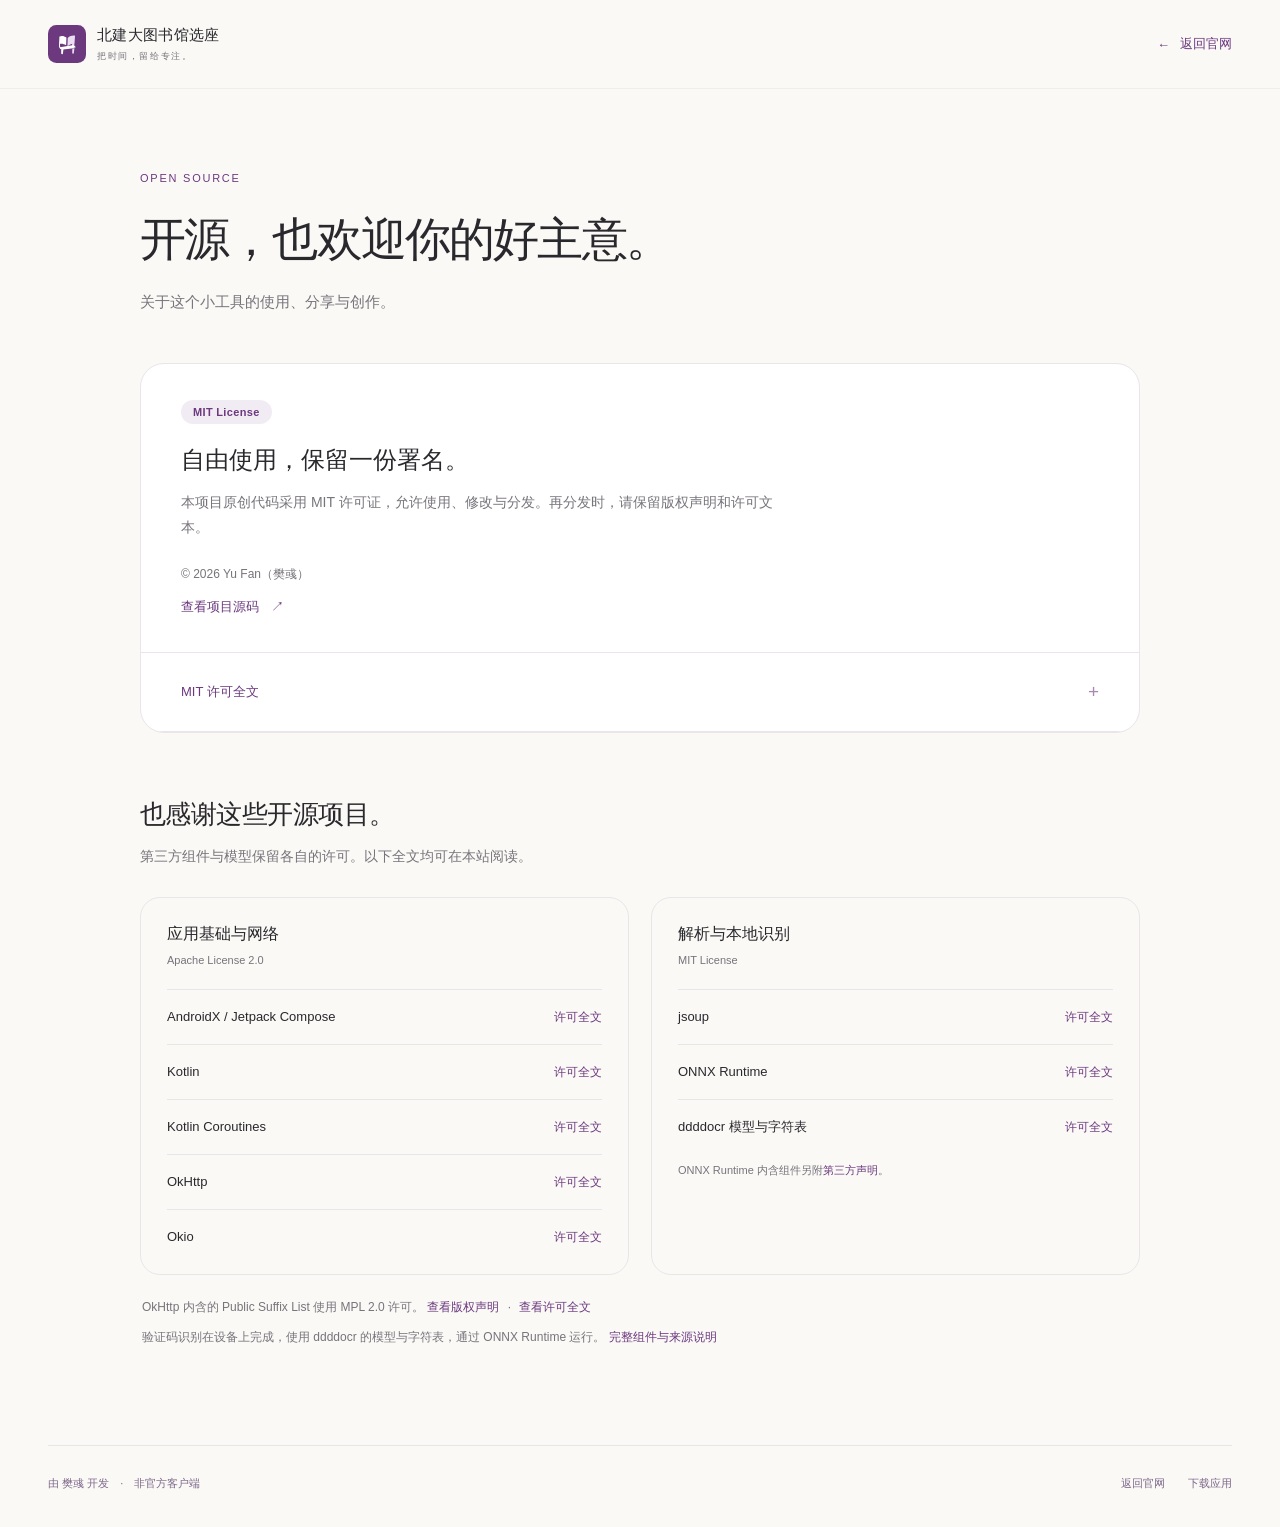
<file: website/licenses.html>
<!doctype html>
<html lang="zh-CN">
  <head>
    <meta charset="utf-8" />
    <meta name="viewport" content="width=device-width, initial-scale=1" />
    <meta name="theme-color" content="#6c397f" />
    <meta
      name="description"
      content="北建大图书馆选座的 MIT 开源许可与第三方组件说明。"
    />
    <link rel="canonical" href="https://library.miofelix.com/licenses.html" />
    <link rel="icon" type="image/svg+xml" href="./assets/icon.svg" />
    <link rel="apple-touch-icon" href="./assets/icon.png" />
    <link rel="stylesheet" href="./style.css" />
    <link rel="stylesheet" href="./licenses.css" />
    <title>开源许可 · 北建大图书馆选座</title>
  </head>
  <body class="license-page">
    <a class="skip-link" href="#main">跳到主要内容</a>
    <header class="site-header">
      <div class="nav-wrap container">
        <a class="brand" href="./"
          ><img src="./assets/icon.svg" alt="" width="38" height="38" /><span
            >北建大图书馆选座<small>把时间，留给专注。</small></span
          ></a
        >
        <a class="license-back" href="./"
          ><span aria-hidden="true">←</span> 返回官网</a
        >
      </div>
    </header>

    <main class="license-main container" id="main">
      <div class="license-heading">
        <p class="eyebrow">OPEN SOURCE</p>
        <h1>开源，也欢迎你的好主意。</h1>
        <p>关于这个小工具的使用、分享与创作。</p>
      </div>

      <section class="license-project" aria-labelledby="project-heading">
        <div class="license-project-copy">
          <span class="license-badge">MIT License</span>
          <h2 id="project-heading">自由使用，保留一份署名。</h2>
          <p>
            本项目原创代码采用 MIT
            许可证，允许使用、修改与分发。再分发时，请保留版权声明和许可文本。
          </p>
          <p class="license-author">© 2026 Yu Fan（樊彧）</p>
          <a
            class="text-link"
            href="https://github.com/miofelix/bucea-library-seat"
            >查看项目源码 <span aria-hidden="true">↗</span></a
          >
        </div>
        <details class="license-full">
          <summary>MIT 许可全文<span aria-hidden="true">+</span></summary>
          <pre lang="en">
MIT License

Copyright (c) 2026 Yu Fan (樊彧)

Permission is hereby granted, free of charge, to any person obtaining a copy
of this software and associated documentation files (the "Software"), to deal
in the Software without restriction, including without limitation the rights
to use, copy, modify, merge, publish, distribute, sublicense, and/or sell
copies of the Software, and to permit persons to whom the Software is
furnished to do so, subject to the following conditions:

The above copyright notice and this permission notice shall be included in all
copies or substantial portions of the Software.

THE SOFTWARE IS PROVIDED "AS IS", WITHOUT WARRANTY OF ANY KIND, EXPRESS OR
IMPLIED, INCLUDING BUT NOT LIMITED TO THE WARRANTIES OF MERCHANTABILITY,
FITNESS FOR A PARTICULAR PURPOSE AND NONINFRINGEMENT. IN NO EVENT SHALL THE
AUTHORS OR COPYRIGHT HOLDERS BE LIABLE FOR ANY CLAIM, DAMAGES OR OTHER
LIABILITY, WHETHER IN AN ACTION OF CONTRACT, TORT OR OTHERWISE, ARISING FROM,
OUT OF OR IN CONNECTION WITH THE SOFTWARE OR THE USE OR OTHER DEALINGS IN THE
SOFTWARE.</pre>
          <a class="license-file" href="./LICENSE">打开纯文本许可</a>
        </details>
      </section>

      <section
        class="license-third-party"
        aria-labelledby="third-party-heading"
      >
        <div class="license-section-heading">
          <h2 id="third-party-heading">也感谢这些开源项目。</h2>
          <p>第三方组件与模型保留各自的许可。以下全文均可在本站阅读。</p>
        </div>
        <div class="license-groups">
          <section class="license-group" aria-labelledby="apache-heading">
            <h3 id="apache-heading">应用基础与网络</h3>
            <p>Apache License 2.0</p>
            <ul class="license-components">
              <li>
                <span>AndroidX / Jetpack Compose</span>
                <a href="./licenses/AndroidX-LICENSE.txt">许可全文</a>
              </li>
              <li>
                <span>Kotlin</span>
                <a href="./licenses/Kotlin-LICENSE.txt">许可全文</a>
              </li>
              <li>
                <span>Kotlin Coroutines</span>
                <a href="./licenses/Kotlin-Coroutines-LICENSE.txt">许可全文</a>
              </li>
              <li>
                <span>OkHttp</span>
                <a href="./licenses/OkHttp-LICENSE.txt">许可全文</a>
              </li>
              <li>
                <span>Okio</span>
                <a href="./licenses/Okio-LICENSE.txt">许可全文</a>
              </li>
            </ul>
          </section>
          <section class="license-group" aria-labelledby="mit-heading">
            <h3 id="mit-heading">解析与本地识别</h3>
            <p>MIT License</p>
            <ul class="license-components">
              <li>
                <span>jsoup</span>
                <a href="./licenses/jsoup-MIT.txt">许可全文</a>
              </li>
              <li>
                <span>ONNX Runtime</span>
                <a href="./licenses/ONNXRuntime-MIT.txt">许可全文</a>
              </li>
              <li>
                <span>ddddocr 模型与字符表</span>
                <a href="./licenses/ddddocr-MIT.txt">许可全文</a>
              </li>
            </ul>
            <p class="license-group-note">
              ONNX Runtime 内含组件另附<a
                href="./licenses/ONNXRuntime-ThirdPartyNotices.txt"
                >第三方声明</a
              >。
            </p>
          </section>
        </div>
        <div class="license-extra">
          <p>
            OkHttp 内含的 Public Suffix List 使用 MPL 2.0 许可。
            <a href="./licenses/Public-Suffix-List-NOTICE.txt">查看版权声明</a>
            <span aria-hidden="true">·</span>
            <a href="./licenses/MPL-2.0.txt">查看许可全文</a>
          </p>
          <p>
            验证码识别在设备上完成，使用 ddddocr 的模型与字符表，通过 ONNX
            Runtime 运行。
            <a href="./licenses/THIRD_PARTY_NOTICES.txt">完整组件与来源说明</a>
          </p>
        </div>
      </section>
    </main>

    <footer class="site-footer container">
      <p>由 樊彧 开发 <span>·</span> 非官方客户端</p>
      <div><a href="./">返回官网</a><a href="./#download">下载应用</a></div>
    </footer>
  </body>
</html>
</file>
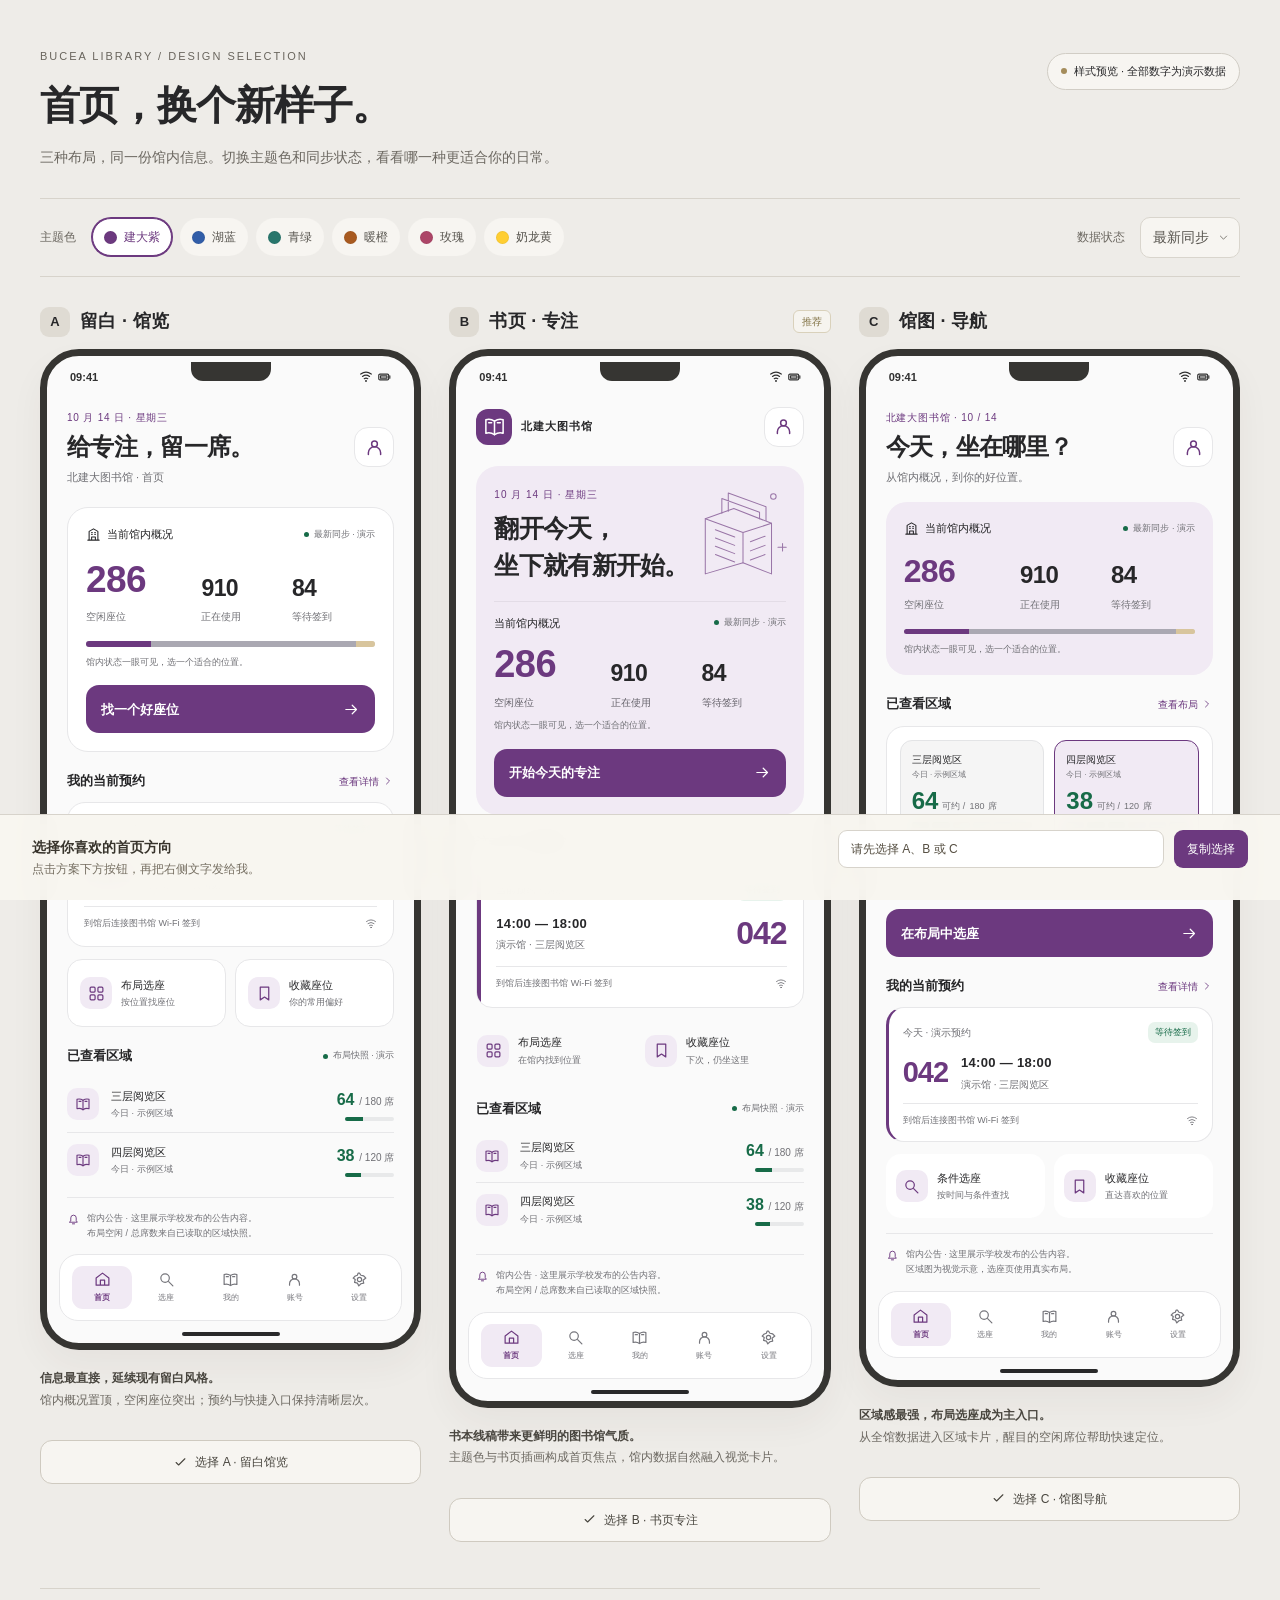
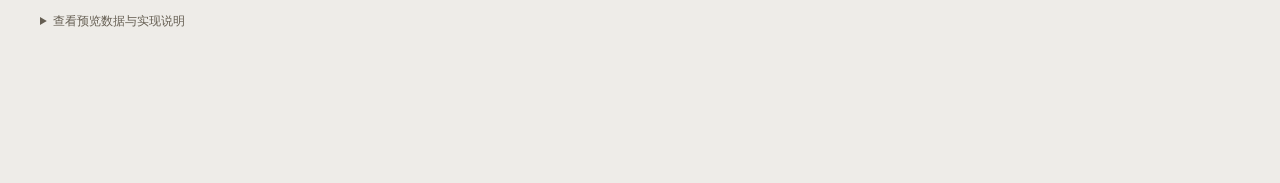
<file: docs/design/homepage-options.html>
<!doctype html>
<html lang="zh-CN">
<head>
  <meta charset="utf-8">
  <meta name="viewport" content="width=device-width,initial-scale=1">
  <meta name="color-scheme" content="light">
  <title>北建大图书馆 · 首页样式选择</title>
  <style>
    :root{--accent:#6c397f;--accent-ink:#6c397f;--accent-soft:#f1eaf4;--on-accent:#fff;--ink:#272729;--muted:#707075;--line:#e7e7e9;--paper:#fafafa;--green:#176b48;--green-soft:#e7f3ec;--blue:#315da8;--amber:#956013}
    *{box-sizing:border-box}body{margin:0;background:#eeece8;color:var(--ink);font:14px/1.5 -apple-system,BlinkMacSystemFont,"Segoe UI","PingFang SC","Microsoft YaHei",sans-serif}button,select{font:inherit}button{cursor:pointer}button:focus-visible,select:focus-visible{outline:3px solid var(--accent-ink);outline-offset:4px}svg{width:20px;height:20px;fill:none;stroke:currentColor;stroke-width:1.7;stroke-linecap:round;stroke-linejoin:round;flex:none}button svg{pointer-events:none}.symbols{position:absolute;width:0;height:0;overflow:hidden}.page{max-width:1376px;margin:auto;padding:48px 40px 150px}.masthead{display:flex;gap:28px;justify-content:space-between;align-items:flex-start}.eyebrow{margin:0 0 14px;font-size:11px;letter-spacing:2px;color:#69655d}.masthead h1{font-size:40px;line-height:1.3;letter-spacing:-1px;margin:0 0 16px;font-weight:650}.masthead p{margin:0;color:#6c6861;font-size:14px;max-width:630px}.demo-badge{display:inline-flex;align-items:center;gap:7px;margin-top:5px;padding:9px 13px;border:1px solid #d1cdc5;border-radius:40px;font-size:11px;white-space:nowrap;background:#f7f5f1}.demo-badge::before{content:"";width:6px;height:6px;background:#a48c5b;border-radius:50%}.controls{display:flex;justify-content:space-between;align-items:center;gap:16px;flex-wrap:wrap;margin:30px 0 30px;padding:18px 0;border-top:1px solid #d7d3cb;border-bottom:1px solid #d7d3cb}.theme-controls{display:flex;flex-wrap:wrap;gap:8px;align-items:center}.control-label{font-size:12px;color:#6c6861;margin-right:8px}.theme-chip{display:flex;align-items:center;gap:7px;padding:8px 11px;border-radius:30px;border:1px solid transparent;background:#f7f5f1;color:#58554f;font-size:12px;min-height:38px}.theme-chip[aria-pressed=true]{background:white;border-color:var(--accent-ink);color:var(--accent-ink);box-shadow:0 0 0 1px var(--accent-ink)}.swatch{width:13px;height:13px;border-radius:50%;background:var(--swatch);border:1px solid #0000000d}.state-controls{display:flex;align-items:center;gap:7px}.state-controls select{appearance:none;background:#f7f5f1;border:1px solid #d9d5cd;border-radius:10px;padding:9px 30px 9px 12px;color:#58554f;background-image:url("data:image/svg+xml,%3Csvg xmlns='http://www.w3.org/2000/svg' viewBox='0 0 20 20' fill='none' stroke='%236c6861'%3E%3Cpath d='m6 8 4 4 4-4'/%3E%3C/svg%3E");background-position:right 7px center;background-repeat:no-repeat;background-size:17px}.gallery{display:grid;grid-template-columns:repeat(3,minmax(0,1fr));gap:28px;align-items:start}.option-label{display:flex;align-items:center;gap:10px;margin-bottom:12px}.option-letter{width:30px;height:30px;display:grid;place-items:center;background:#dfdbd3;border-radius:9px;font-size:13px;font-weight:650}.option-label h2{margin:0;font-size:18px;letter-spacing:.3px}.recommend{margin-left:auto;background:#f6f4ef;color:#827346;border:1px solid #d9d1bb;padding:3px 8px;border-radius:6px;font-size:10px}.phone{width:100%;position:relative;background:var(--paper);border:7px solid #363532;border-radius:39px;overflow:hidden;box-shadow:0 16px 35px #3931260c}.phone-top{height:36px;padding:7px 23px 0;display:flex;justify-content:space-between;align-items:center;font-size:11px;font-weight:650;color:#313131}.island{position:absolute;top:6px;left:50%;transform:translateX(-50%);width:80px;height:19px;background:#363532;border-radius:0 0 12px 12px}.system-icons{display:flex;align-items:center;gap:4px;font-size:9px}.system-icons svg{width:14px;height:14px;stroke-width:2}.screen{padding:18px 20px 14px;min-height:802px}.app-head{display:flex;align-items:center;justify-content:space-between;margin-bottom:22px}.app-head .date{color:var(--accent-ink);font-size:10px;letter-spacing:.8px;margin-bottom:6px}.app-head h3{margin:0;font-size:24px;line-height:1.35;letter-spacing:-.7px;font-weight:650}.app-head .subtitle{margin-top:6px;font-size:11px;color:var(--muted)}.avatar{width:40px;height:40px;border-radius:14px;border:1px solid var(--line);display:grid;place-items:center;background:white;color:var(--accent-ink)}.avatar svg{width:21px;height:21px}.section-title{display:flex;align-items:center;justify-content:space-between;margin:19px 0 11px;font-size:13px;font-weight:650}.text-link{color:var(--accent-ink);font-size:10px;font-weight:500;display:flex;align-items:center;gap:3px}.text-link svg{width:12px;height:12px}.sync{display:flex;align-items:center;gap:5px;font-size:9px;color:var(--muted);font-weight:400}.sync::before{content:"";width:5px;height:5px;background:var(--green);border-radius:50%}.stale .sync::before{background:#956013}.unsynced .sync::before{background:#8c8c91}.snapshot-note{color:var(--muted);font-size:9px;margin-top:9px;min-height:14px}.overview{border-radius:21px;padding:18px;background:white;border:1px solid var(--line);position:relative}.overview-title{display:flex;align-items:center;justify-content:space-between;font-size:11px;font-weight:550;margin-bottom:15px}.overview-title .icon-label{display:flex;align-items:center;gap:6px}.overview-title svg{width:15px;height:15px}.stats{display:grid;grid-template-columns:1.3fr 1fr 1fr;gap:7px;align-items:end}.stat-number{font-size:23px;font-weight:650;line-height:1.2;letter-spacing:-.6px;font-variant-numeric:tabular-nums}.stat:first-child .stat-number{color:var(--accent-ink);font-size:37px}.stat-label{margin-top:7px;color:var(--muted);font-size:10px}.occupancy-track{display:flex;height:6px;overflow:hidden;border-radius:10px;margin-top:17px;background:#ddd}.occupancy-track i:nth-child(1){width:22.34%;background:var(--accent)}.occupancy-track i:nth-child(2){width:71.1%;background:#aaa8b2}.occupancy-track i:nth-child(3){width:6.56%;background:#d8c59d}.unsynced .occupancy-track i{background:#d8d8dd}.seat-cta{display:flex;align-items:center;justify-content:space-between;width:100%;border:0;border-radius:13px;padding:13px 15px;min-height:48px;background:var(--accent);color:var(--on-accent);font-size:13px;font-weight:600;text-align:left;margin-top:15px}.seat-cta svg{width:17px;height:17px}.reserve{background:white;border:1px solid var(--line);border-radius:18px;padding:16px}.reserve-head{display:flex;justify-content:space-between;align-items:center;gap:8px}.reserve-head .small-label{color:var(--muted);font-size:10px}.status-pill{color:var(--green);background:var(--green-soft);padding:4px 7px;border-radius:7px;font-size:9px;white-space:nowrap}.reserve-main{display:flex;align-items:center;gap:13px;margin-top:13px}.seat-number{color:var(--accent-ink);font-size:29px;line-height:1;font-weight:650;letter-spacing:-1px}.reserve-time{font-size:13px;letter-spacing:.3px;font-weight:600}.reserve-place{font-size:10px;color:var(--muted);margin-top:4px}.reserve-foot{border-top:1px solid var(--line);padding-top:10px;margin-top:14px;display:flex;align-items:center;justify-content:space-between;font-size:9px;color:var(--muted)}.reserve-foot svg{width:12px;height:12px}.quick-row{display:grid;grid-template-columns:repeat(2,1fr);gap:9px;margin-top:12px}.quick{background:white;border:1px solid var(--line);border-radius:15px;min-height:68px;padding:12px;display:flex;align-items:center;gap:9px}.quick-icon{height:32px;width:32px;flex:none;border-radius:10px;background:var(--accent-soft);color:var(--accent-ink);display:grid;place-items:center}.quick-icon svg{width:17px;height:17px}.quick strong{font-size:11px;font-weight:550;display:block}.quick small{font-size:9px;color:var(--muted);display:block;margin-top:3px}.room-row{display:flex;align-items:center;gap:12px;padding:11px 0;border-bottom:1px solid var(--line)}.room-row:last-child{border:0;padding-bottom:2px}.room-icon{color:var(--accent-ink);background:var(--accent-soft);border-radius:10px;display:grid;place-items:center;width:32px;height:32px}.room-icon svg{width:16px;height:16px}.room-info{flex:1;font-size:11px}.room-sub{font-size:9px;color:var(--muted);margin-top:3px}.room-values{font-size:10px;color:var(--muted);text-align:right}.room-values strong{font-size:16px;color:var(--green);font-weight:650;margin-right:2px}.room-bar{height:4px;background:#e8e9ea;border-radius:5px;width:49px;margin-top:5px;margin-left:auto;overflow:hidden}.room-bar i{display:block;height:100%;background:var(--green);width:var(--free)}.notice{margin-top:18px;padding-top:13px;border-top:1px solid var(--line);display:flex;gap:7px;align-items:flex-start;color:var(--muted);font-size:9px;line-height:1.65}.notice svg{width:13px;height:13px;margin-top:2px;color:var(--accent-ink)}.bottom-nav{padding:11px 12px;background:white;margin:0 12px 11px;border:1px solid var(--line);border-radius:19px;display:grid;grid-template-columns:repeat(5,1fr);gap:4px}.nav-item{display:flex;flex-direction:column;align-items:center;gap:4px;font-size:8px;color:#76767c;padding:5px 0;border-radius:11px}.nav-item svg{width:17px;height:17px}.nav-item.active{color:var(--accent-ink);background:var(--accent-soft);font-weight:600}.home-indicator{height:4px;width:98px;margin:0 auto 7px;background:#29292a;border-radius:4px}.description{margin-top:18px;min-height:59px;color:#6c6861;font-size:12px;line-height:1.8}.description strong{color:#49463f;font-weight:600}.choose{margin-top:13px;width:100%;min-height:44px;background:#f7f5f1;border:1px solid #cfcac0;border-radius:12px;color:#49463f;display:flex;justify-content:center;align-items:center;gap:7px;font-size:12px;transition:background .15s,color .15s}.choose:hover{background:white}.choose[aria-pressed=true]{background:var(--accent);border-color:var(--accent);color:var(--on-accent)}.choose svg{width:15px;height:15px}.selection-bar{position:fixed;bottom:0;left:0;right:0;background:#f8f6f0f7;backdrop-filter:blur(12px);border-top:1px solid #d7d3cb;z-index:10;padding:15px 32px}.selection-inner{max-width:1296px;margin:auto;display:flex;align-items:center;justify-content:space-between;gap:20px}.selection-info{font-size:12px;color:#756e61}.selection-info strong{display:block;font-size:14px;color:#38342c;margin-bottom:2px;font-weight:600}.selection-actions{display:flex;align-items:center;gap:10px;min-width:410px}#choice-text{width:100%;min-height:38px;border:1px solid #d7d3cb;border-radius:9px;padding:9px 12px;background:white;font:12px -apple-system,BlinkMacSystemFont,"PingFang SC",sans-serif;color:#554e41}#copy-choice{white-space:nowrap;min-height:38px;padding:8px 13px;color:var(--on-accent);background:var(--accent);border:0;border-radius:9px;font-size:12px}#copy-status{min-height:14px;color:#756e61;font-size:10px;margin-top:3px}.implementation{margin-top:46px;border-top:1px solid #d7d3cb;padding-top:21px;max-width:1000px;color:#807a70;font-size:11px;line-height:1.9}.implementation summary{cursor:pointer;font-size:12px;color:#655e52}.implementation p{margin:13px 0 0}.option.selected .option-letter{background:var(--accent);color:var(--on-accent)}.option.selected .phone{border-color:var(--accent-ink);box-shadow:0 0 0 3px var(--accent-soft),0 16px 35px #3931260c}.app-mark{display:grid;place-items:center;width:36px;height:36px;border-radius:12px;background:var(--accent);color:var(--on-accent)}.app-mark svg{width:23px;height:23px;stroke-width:1.6}.small-wordmark{font-size:11px;font-weight:600;letter-spacing:1px}.brandline{display:flex;align-items:center;gap:9px}.banner-head{margin-bottom:19px;display:flex;justify-content:space-between;align-items:center}.book-hero{background:var(--accent-soft);border-radius:22px;padding:21px 18px 18px;position:relative;overflow:hidden}.book-hero .hero-kicker{font-size:10px;color:var(--accent-ink);letter-spacing:1px}.book-hero h3{font-size:25px;font-weight:650;line-height:1.5;margin:8px 0 16px;letter-spacing:-.7px;position:relative;z-index:1}.book-illustration{position:absolute;right:15px;top:21px;color:var(--accent-ink);opacity:.66;width:92px;height:102px;stroke-width:1.1}.book-hero .stats{position:relative;z-index:1}.book-hero .stat-label{color:#646169}.book-hero .stat:first-child .stat-number{font-size:38px}.book-hero .overview-title{margin:0 0 11px;border-top:1px solid #0000000f;padding-top:13px}.book-hero .seat-cta{margin-top:16px}.option-b .screen{padding-top:15px}.option-b .section-title{margin-top:17px}.option-b .reserve{position:relative;border-radius:16px;padding-left:19px;border-color:var(--line);overflow:hidden}.option-b .reserve::before{content:"";position:absolute;left:0;top:0;bottom:0;width:4px;background:var(--accent)}.option-b .reserve-main{flex-direction:row-reverse;justify-content:space-between}.option-b .seat-number{font-size:32px}.option-b .quick{min-height:62px;background:transparent;border:0;padding:8px 1px}.option-b .room-row{padding:10px 0}.option-c .app-head{margin-bottom:17px}.option-c .app-head h3{font-size:24px}.option-c .overview{padding:17px;border-color:transparent;background:var(--accent-soft)}.option-c .stat:first-child .stat-number{font-size:32px}.option-c .stat-number{font-size:24px}.option-c .occupancy-track{height:5px}.area-map{position:relative;background:white;border:1px solid var(--line);border-radius:18px;padding:13px;display:grid;grid-template-columns:1fr 1fr;gap:10px;margin-top:12px}.area-map::after{content:"布局快照 · 非实际平面图";grid-column:1/-1;text-align:center;font-size:8px;color:var(--muted);letter-spacing:.4px;padding-top:1px}.area-tile{min-height:107px;background:#f5f5f5;border:1px solid #e3e4e6;border-radius:12px;padding:11px;position:relative}.area-tile:nth-child(2){background:var(--accent-soft);border-color:var(--accent)}.area-title{font-size:10px;font-weight:550;position:relative;z-index:1}.area-subtitle{font-size:8px;color:var(--muted);margin:2px 0 8px}.area-numbers{display:flex;gap:4px;align-items:baseline;font-size:9px;color:var(--muted)}.area-numbers strong{font-size:24px;line-height:1;color:var(--green);font-weight:650}.mini-seats{display:grid;grid-template-columns:repeat(6,1fr);gap:3px;margin-top:9px}.mini-seats i{height:6px;background:#9da7b5;border:1px solid #8591a2;border-radius:2px}.mini-seats i.free{background:#23885e;border-color:#176b48}.area-map .room-bar{width:100%;height:3px;margin-top:9px}.map-cta{margin-top:11px}.option-c .reserve{border-left:3px solid var(--accent);padding:14px}.option-c .reserve-main{margin-top:10px}.option-c .reserve-foot{margin-top:11px}.option-c .quick{border:0;background:white;min-height:64px;padding:10px}.option-c .notice{margin-top:15px}.unsynced .data-number{color:var(--muted)!important}.unsynced .reserve-main .seat-number{color:var(--muted)}.unsynced .room-bar i{width:0}.unsynced .mini-seats i{background:#d8d8dd;border-color:#b7b7bf}.toast{position:fixed;left:50%;bottom:106px;transform:translateX(-50%);background:#33322e;color:white;font-size:12px;padding:11px 17px;border-radius:12px;z-index:20;max-width:calc(100% - 36px);text-align:center;box-shadow:0 4px 14px #0002}.toast[hidden]{display:none}@media(min-width:1300px){.screen{padding-left:23px;padding-right:23px}}@media(max-width:1100px){.page{padding-left:24px;padding-right:24px}.gallery{gap:17px}.screen{padding-left:15px;padding-right:15px}.phone{border-width:6px}.app-head h3{font-size:22px}.quick{padding:9px;gap:6px}.quick-icon{width:28px;height:28px}.quick strong{font-size:10px}.reserve-place{font-size:9px}.selection-actions{min-width:370px}}@media(max-width:900px){.gallery{grid-template-columns:1fr;max-width:420px;margin:auto;gap:38px}.screen{padding-left:23px;padding-right:23px;min-height:auto;padding-bottom:20px}.page{padding:30px 20px 200px}.masthead{display:block}.masthead h1{font-size:31px}.demo-badge{margin-top:19px}.controls{gap:15px}.selection-inner{display:block}.selection-actions{min-width:0;margin-top:9px}.selection-bar{padding:12px 18px}.description{min-height:0}.option-label h2{font-size:19px}.phone{border-width:7px}.app-head h3{font-size:24px}.quick strong{font-size:12px}.quick small{font-size:10px}.reserve-place{font-size:11px}.stat-number{font-size:25px}.stat-label{font-size:11px}.room-info{font-size:12px}.room-sub{font-size:10px}.notice{font-size:10px}.bottom-nav{margin-top:4px;padding-top:10px;padding-bottom:10px}.nav-item{font-size:9px}.toast{bottom:153px}.implementation{margin-top:34px}}@media(prefers-reduced-motion:reduce){*{scroll-behavior:auto!important;transition:none!important}}
  </style>
</head>
<body>
  <svg class="symbols" aria-hidden="true" xmlns="http://www.w3.org/2000/svg"><defs>
    <symbol id="book" viewBox="0 0 24 24"><path d="M3 5c3-1 6-.6 9 1.5C15 4.4 18 4 21 5v14c-3-1-6-.6-9 1.5C9 18.4 6 18 3 19Z"/><path d="M12 6.5v14M6 8h3M15 8h3"/></symbol>
    <symbol id="arrow" viewBox="0 0 24 24"><path d="M4 12h15m-6-6 6 6-6 6"/></symbol>
    <symbol id="chevron" viewBox="0 0 24 24"><path d="m9 6 6 6-6 6"/></symbol>
    <symbol id="person" viewBox="0 0 24 24"><circle cx="12" cy="8" r="3.3"/><path d="M5 20v-2a7 7 0 0 1 14 0v2"/></symbol>
    <symbol id="grid" viewBox="0 0 24 24"><rect x="3" y="3" width="7" height="7" rx="1.5"/><rect x="14" y="3" width="7" height="7" rx="1.5"/><rect x="3" y="14" width="7" height="7" rx="1.5"/><rect x="14" y="14" width="7" height="7" rx="1.5"/></symbol>
    <symbol id="bookmark" viewBox="0 0 24 24"><path d="M6 3h12v18l-6-4-6 4Z"/></symbol>
    <symbol id="home" viewBox="0 0 24 24"><path d="m3 10 9-7 9 7v10H3Zm6 10v-7h6v7"/></symbol>
    <symbol id="search" viewBox="0 0 24 24"><circle cx="10" cy="10" r="6"/><path d="m15 15 6 6"/></symbol>
    <symbol id="settings" viewBox="0 0 24 24"><path d="m10 3-1 3-3 1-3 3 3 2-1 4 4 1 2 4 3-3 4-1-1-4 4-3-3-3-4-1-2-3Z"/><circle cx="12" cy="12" r="3"/></symbol>
    <symbol id="wifi" viewBox="0 0 24 24"><path d="M3 7a15 15 0 0 1 18 0M6 11a10 10 0 0 1 12 0m-9 4a5 5 0 0 1 6 0"/><circle cx="12" cy="19" r=".7"/></symbol>
    <symbol id="refresh" viewBox="0 0 24 24"><path d="M20 8a8 8 0 1 0 0 8M20 3v5h-5"/></symbol>
    <symbol id="bell" viewBox="0 0 24 24"><path d="M5 17h14l-2-3V9a5 5 0 0 0-10 0v5Zm5 3h4"/></symbol>
    <symbol id="check" viewBox="0 0 24 24"><path d="m5 12 4 4L19 6"/></symbol>
    <symbol id="battery" viewBox="0 0 24 24"><rect x="3" y="7" width="17" height="10" rx="2"/><path d="M22 10v4M6 10h11v4H6Z"/></symbol>
    <symbol id="building" viewBox="0 0 24 24"><path d="M3 21h18M5 21V7l7-4 7 4v14M9 21v-5h6v5M9 9h1m4 0h1m-6 3h1m4 0h1"/></symbol>
    <symbol id="clock" viewBox="0 0 24 24"><circle cx="12" cy="12" r="9"/><path d="M12 7v5l3 2"/></symbol>
  </defs></svg>
  <main class="page">
    <header class="masthead">
      <div><div class="eyebrow">BUCEA LIBRARY / DESIGN SELECTION</div><h1>首页，换个新样子。</h1><p>三种布局，同一份馆内信息。切换主题色和同步状态，看看哪一种更适合你的日常。</p></div>
      <div class="demo-badge">样式预览 · 全部数字为演示数据</div>
    </header>
    <div class="controls">
      <div class="theme-controls" role="group" aria-label="预览主题色"><span class="control-label">主题色</span>
        <button class="theme-chip" data-theme="purple" aria-pressed="true" style="--swatch:#6c397f"><span class="swatch"></span>建大紫</button>
        <button class="theme-chip" data-theme="blue" aria-pressed="false" style="--swatch:#315da8"><span class="swatch"></span>湖蓝</button>
        <button class="theme-chip" data-theme="teal" aria-pressed="false" style="--swatch:#28766c"><span class="swatch"></span>青绿</button>
        <button class="theme-chip" data-theme="orange" aria-pressed="false" style="--swatch:#a85a20"><span class="swatch"></span>暖橙</button>
        <button class="theme-chip" data-theme="rose" aria-pressed="false" style="--swatch:#ac4567"><span class="swatch"></span>玫瑰</button>
        <button class="theme-chip" data-theme="yellow" aria-pressed="false" style="--swatch:#ffce32"><span class="swatch"></span>奶龙黄</button>
      </div>
      <label class="state-controls"><span class="control-label">数据状态</span><select id="data-state"><option value="latest">最新同步</option><option value="stale">上次数据</option><option value="unsynced">尚未同步</option></select></label>
    </div>
    <div class="gallery">
      <article class="option option-a" data-option="A">
        <div class="option-label"><span class="option-letter">A</span><h2>留白 · 馆览</h2></div>
        <div class="phone">
          <div class="phone-top"><span>09:41</span><span class="island"></span><span class="system-icons"><svg><use href="#wifi"/></svg><svg><use href="#battery"/></svg></span></div>
          <div class="screen">
            <div class="app-head"><div><div class="date">10 月 14 日 · 星期三</div><h3>给专注，留一席。</h3><div class="subtitle">北建大图书馆 · 首页</div></div><span class="avatar"><svg><use href="#person"/></svg></span></div>
            <div class="overview">
              <div class="overview-title"><span class="icon-label"><svg><use href="#building"/></svg>当前馆内概况</span><span class="sync" data-sync>最新同步 · 演示</span></div>
              <div class="stats"><div class="stat"><div class="stat-number data-number" data-value="286">286</div><div class="stat-label">空闲座位</div></div><div class="stat"><div class="stat-number data-number" data-value="910">910</div><div class="stat-label">正在使用</div></div><div class="stat"><div class="stat-number data-number" data-value="84">84</div><div class="stat-label">等待签到</div></div></div>
              <div class="occupancy-track" aria-label="演示状态比例：空闲 22.34%，使用 71.10%，等待签到 6.56%"><i></i><i></i><i></i></div><div class="snapshot-note" data-note>馆内状态一眼可见，选一个适合的位置。</div>
              <button class="seat-cta" data-demo-action="查找座位"><span>找一个好座位</span><svg><use href="#arrow"/></svg></button>
            </div>
            <div class="section-title"><span>我的当前预约</span><span class="text-link">查看详情<svg><use href="#chevron"/></svg></span></div>
            <div class="reserve"><div class="reserve-head"><span class="small-label" data-res-label>今天 · 演示预约</span><span class="status-pill" data-res-status>等待签到</span></div><div class="reserve-main"><div class="seat-number" data-seat>042</div><div><div class="reserve-time" data-res-time>14:00 — 18:00</div><div class="reserve-place" data-res-place>演示馆 · 三层阅览区</div></div></div><div class="reserve-foot"><span data-res-foot>到馆后连接图书馆 Wi-Fi 签到</span><svg><use href="#wifi"/></svg></div></div>
            <div class="quick-row"><div class="quick"><span class="quick-icon"><svg><use href="#grid"/></svg></span><span><strong>布局选座</strong><small>按位置找座位</small></span></div><div class="quick"><span class="quick-icon"><svg><use href="#bookmark"/></svg></span><span><strong>收藏座位</strong><small>你的常用偏好</small></span></div></div>
            <div class="section-title"><span>已查看区域</span><span class="sync">布局快照 · 演示</span></div>
            <div class="room-list"><div class="room-row"><div class="room-icon"><svg><use href="#book"/></svg></div><div class="room-info">三层阅览区<div class="room-sub">今日 · 示例区域</div></div><div class="room-values"><strong class="data-number" data-value="64">64</strong> / <span class="data-number" data-value="180">180</span> 席<div class="room-bar"><i style="--free:35.6%"></i></div></div></div><div class="room-row"><div class="room-icon"><svg><use href="#book"/></svg></div><div class="room-info">四层阅览区<div class="room-sub">今日 · 示例区域</div></div><div class="room-values"><strong class="data-number" data-value="38">38</strong> / <span class="data-number" data-value="120">120</span> 席<div class="room-bar"><i style="--free:31.7%"></i></div></div></div></div>
            <div class="notice"><svg><use href="#bell"/></svg><span>馆内公告 · 这里展示学校发布的公告内容。<br>布局空闲 / 总席数来自已读取的区域快照。</span></div>
          </div>
          <div class="bottom-nav" aria-label="底部导航预览"><div class="nav-item active"><svg><use href="#home"/></svg>首页</div><div class="nav-item"><svg><use href="#search"/></svg>选座</div><div class="nav-item"><svg><use href="#book"/></svg>我的</div><div class="nav-item"><svg><use href="#person"/></svg>账号</div><div class="nav-item"><svg><use href="#settings"/></svg>设置</div></div><div class="home-indicator"></div>
        </div>
        <div class="description"><strong>信息最直接，延续现有留白风格。</strong><br>馆内概况置顶，空闲座位突出；预约与快捷入口保持清晰层次。</div>
        <button class="choose" data-choice="A" aria-pressed="false"><svg><use href="#check"/></svg><span>选择 A · 留白馆览</span></button>
      </article>
      <article class="option option-b" data-option="B">
        <div class="option-label"><span class="option-letter">B</span><h2>书页 · 专注</h2><span class="recommend">推荐</span></div>
        <div class="phone">
          <div class="phone-top"><span>09:41</span><span class="island"></span><span class="system-icons"><svg><use href="#wifi"/></svg><svg><use href="#battery"/></svg></span></div>
          <div class="screen">
            <div class="banner-head"><div class="brandline"><span class="app-mark"><svg><use href="#book"/></svg></span><span class="small-wordmark">北建大图书馆</span></div><span class="avatar"><svg><use href="#person"/></svg></span></div>
            <div class="book-hero">
              <div class="hero-kicker">10 月 14 日 · 星期三</div><h3>翻开今天，<br>坐下就有新开始。</h3>
              <svg class="book-illustration" viewBox="0 0 100 110" aria-hidden="true"><path d="M9 34 40 23l41 16v55L50 82 9 94Z"/><path d="m9 34 41 15 31-10M50 49v33M20 46l21 8m-21 1 21 8m-21 1 21 8m-21 1 21 8m17-22 16-6m-16 16 16-6m-16 16 16-6M27 28V12l41 15v7M34 26V6l41 15v15"/><circle cx="83" cy="10" r="3"/><path d="M88 65h9m-4-4v8"/></svg>
              <div class="overview-title"><span>当前馆内概况</span><span class="sync" data-sync>最新同步 · 演示</span></div>
              <div class="stats"><div class="stat"><div class="stat-number data-number" data-value="286">286</div><div class="stat-label">空闲座位</div></div><div class="stat"><div class="stat-number data-number" data-value="910">910</div><div class="stat-label">正在使用</div></div><div class="stat"><div class="stat-number data-number" data-value="84">84</div><div class="stat-label">等待签到</div></div></div>
              <div class="snapshot-note" data-note>馆内状态一眼可见，选一个适合的位置。</div><button class="seat-cta" data-demo-action="查找座位"><span>开始今天的专注</span><svg><use href="#arrow"/></svg></button>
            </div>
            <div class="section-title"><span>这一席，留给你</span><span class="text-link">预约详情<svg><use href="#chevron"/></svg></span></div>
            <div class="reserve"><div class="reserve-head"><span class="small-label" data-res-label>当前预约 · 演示</span><span class="status-pill" data-res-status>等待签到</span></div><div class="reserve-main"><div class="seat-number" data-seat>042</div><div><div class="reserve-time" data-res-time>14:00 — 18:00</div><div class="reserve-place" data-res-place>演示馆 · 三层阅览区</div></div></div><div class="reserve-foot"><span data-res-foot>到馆后连接图书馆 Wi-Fi 签到</span><svg><use href="#wifi"/></svg></div></div>
            <div class="quick-row"><div class="quick"><span class="quick-icon"><svg><use href="#grid"/></svg></span><span><strong>布局选座</strong><small>在馆内找到位置</small></span></div><div class="quick"><span class="quick-icon"><svg><use href="#bookmark"/></svg></span><span><strong>收藏座位</strong><small>下次，仍坐这里</small></span></div></div>
            <div class="section-title"><span>已查看区域</span><span class="sync">布局快照 · 演示</span></div>
            <div class="room-list"><div class="room-row"><div class="room-icon"><svg><use href="#book"/></svg></div><div class="room-info">三层阅览区<div class="room-sub">今日 · 示例区域</div></div><div class="room-values"><strong class="data-number" data-value="64">64</strong> / <span class="data-number" data-value="180">180</span> 席<div class="room-bar"><i style="--free:35.6%"></i></div></div></div><div class="room-row"><div class="room-icon"><svg><use href="#book"/></svg></div><div class="room-info">四层阅览区<div class="room-sub">今日 · 示例区域</div></div><div class="room-values"><strong class="data-number" data-value="38">38</strong> / <span class="data-number" data-value="120">120</span> 席<div class="room-bar"><i style="--free:31.7%"></i></div></div></div></div>
            <div class="notice"><svg><use href="#bell"/></svg><span>馆内公告 · 这里展示学校发布的公告内容。<br>布局空闲 / 总席数来自已读取的区域快照。</span></div>
          </div>
          <div class="bottom-nav" aria-label="底部导航预览"><div class="nav-item active"><svg><use href="#home"/></svg>首页</div><div class="nav-item"><svg><use href="#search"/></svg>选座</div><div class="nav-item"><svg><use href="#book"/></svg>我的</div><div class="nav-item"><svg><use href="#person"/></svg>账号</div><div class="nav-item"><svg><use href="#settings"/></svg>设置</div></div><div class="home-indicator"></div>
        </div>
        <div class="description"><strong>书本线稿带来更鲜明的图书馆气质。</strong><br>主题色与书页插画构成首页焦点，馆内数据自然融入视觉卡片。</div>
        <button class="choose" data-choice="B" aria-pressed="false"><svg><use href="#check"/></svg><span>选择 B · 书页专注</span></button>
      </article>
      <article class="option option-c" data-option="C">
        <div class="option-label"><span class="option-letter">C</span><h2>馆图 · 导航</h2></div>
        <div class="phone">
          <div class="phone-top"><span>09:41</span><span class="island"></span><span class="system-icons"><svg><use href="#wifi"/></svg><svg><use href="#battery"/></svg></span></div>
          <div class="screen">
            <div class="app-head"><div><div class="date">北建大图书馆 · 10 / 14</div><h3>今天，坐在哪里？</h3><div class="subtitle">从馆内概况，到你的好位置。</div></div><span class="avatar"><svg><use href="#person"/></svg></span></div>
            <div class="overview"><div class="overview-title"><span class="icon-label"><svg><use href="#building"/></svg>当前馆内概况</span><span class="sync" data-sync>最新同步 · 演示</span></div><div class="stats"><div class="stat"><div class="stat-number data-number" data-value="286">286</div><div class="stat-label">空闲座位</div></div><div class="stat"><div class="stat-number data-number" data-value="910">910</div><div class="stat-label">正在使用</div></div><div class="stat"><div class="stat-number data-number" data-value="84">84</div><div class="stat-label">等待签到</div></div></div><div class="occupancy-track" aria-label="演示状态比例：空闲 22.34%，使用 71.10%，等待签到 6.56%"><i></i><i></i><i></i></div><div class="snapshot-note" data-note>馆内状态一眼可见，选一个适合的位置。</div></div>
            <div class="section-title"><span>已查看区域</span><span class="text-link">查看布局<svg><use href="#chevron"/></svg></span></div>
            <div class="area-map"><div class="area-tile"><div class="area-title">三层阅览区</div><div class="area-subtitle">今日 · 示例区域</div><div class="area-numbers"><strong class="data-number" data-value="64">64</strong> 可约 / <span class="data-number" data-value="180">180</span> 席</div><div class="mini-seats" aria-hidden="true"><i class="free"></i><i class="free"></i><i></i><i></i><i></i><i></i><i></i><i class="free"></i><i class="free"></i><i></i><i></i><i></i></div><div class="room-bar"><i style="--free:35.6%"></i></div></div><div class="area-tile"><div class="area-title">四层阅览区</div><div class="area-subtitle">今日 · 示例区域</div><div class="area-numbers"><strong class="data-number" data-value="38">38</strong> 可约 / <span class="data-number" data-value="120">120</span> 席</div><div class="mini-seats" aria-hidden="true"><i></i><i class="free"></i><i class="free"></i><i></i><i></i><i></i><i></i><i></i><i class="free"></i><i class="free"></i><i></i><i></i></div><div class="room-bar"><i style="--free:31.7%"></i></div></div></div>
            <button class="seat-cta map-cta" data-demo-action="布局选座"><span>在布局中选座</span><svg><use href="#arrow"/></svg></button>
            <div class="section-title"><span>我的当前预约</span><span class="text-link">查看详情<svg><use href="#chevron"/></svg></span></div>
            <div class="reserve"><div class="reserve-head"><span class="small-label" data-res-label>今天 · 演示预约</span><span class="status-pill" data-res-status>等待签到</span></div><div class="reserve-main"><div class="seat-number" data-seat>042</div><div><div class="reserve-time" data-res-time>14:00 — 18:00</div><div class="reserve-place" data-res-place>演示馆 · 三层阅览区</div></div></div><div class="reserve-foot"><span data-res-foot>到馆后连接图书馆 Wi-Fi 签到</span><svg><use href="#wifi"/></svg></div></div>
            <div class="quick-row"><div class="quick"><span class="quick-icon"><svg><use href="#search"/></svg></span><span><strong>条件选座</strong><small>按时间与条件查找</small></span></div><div class="quick"><span class="quick-icon"><svg><use href="#bookmark"/></svg></span><span><strong>收藏座位</strong><small>直达喜欢的位置</small></span></div></div>
            <div class="notice"><svg><use href="#bell"/></svg><span>馆内公告 · 这里展示学校发布的公告内容。<br>区域图为视觉示意，选座页使用真实布局。</span></div>
          </div>
          <div class="bottom-nav" aria-label="底部导航预览"><div class="nav-item active"><svg><use href="#home"/></svg>首页</div><div class="nav-item"><svg><use href="#search"/></svg>选座</div><div class="nav-item"><svg><use href="#book"/></svg>我的</div><div class="nav-item"><svg><use href="#person"/></svg>账号</div><div class="nav-item"><svg><use href="#settings"/></svg>设置</div></div><div class="home-indicator"></div>
        </div>
        <div class="description"><strong>区域感最强，布局选座成为主入口。</strong><br>从全馆数据进入区域卡片，醒目的空闲席位帮助快速定位。</div>
        <button class="choose" data-choice="C" aria-pressed="false"><svg><use href="#check"/></svg><span>选择 C · 馆图导航</span></button>
      </article>
    </div>
    <details class="implementation"><summary>查看预览数据与实现说明</summary><p>所有数字、日期、区域名称、预约和公告均为排版演示，没有连接图书馆服务。全馆概况只使用现有 LibraryOverview 的 available（空闲）、inUse（使用中）、awaitingSignIn（等待签到），不假设馆内人数、开放时长、全馆总座位或空闲率等额外接口字段。</p><p>“已查看区域”的空闲 / 总席数可从 NativeRoomLayout.cells 中 seat.available 和非空 seat 的数量推导，但需要单独读取对应区域的布局，不能从全馆概况取得。实施时仅展示成功读取的区域及对应日期，未加载、额外验证和网络异常需要保留明确状态。这里的两个区域只是示例，不能代表全馆。</p><p>“上次数据”保留上次全馆数值并明确标记；“尚未同步”使用 — 占位，不伪造为 0。当前预约来自 LibraryHubState.currentStatus / currentDetails；尚未同步状态不推断“无预约”。图标沿用主题色，奶龙黄使用深色文字与图标保证对比度。A 延续 docs/UI_DESIGN.md 的留白界面；B 和 C 提供更明显的视觉方向，选择后同步更新界面规范。</p></details>
  </main>
  <div class="selection-bar"><div class="selection-inner"><div class="selection-info"><strong id="selection-title">选择你喜欢的首页方向</strong><span>点击方案下方按钮，再把右侧文字发给我。</span></div><div><div class="selection-actions"><input id="choice-text" aria-label="可复制的样式选择" value="请先选择 A、B 或 C" readonly><button id="copy-choice">复制选择</button></div><div id="copy-status" role="status" aria-live="polite"></div></div></div></div>
  <div class="toast" id="toast" role="status" aria-live="polite" hidden></div>
  <script>
    (() => {
      'use strict';
      const themes = {
        purple:{name:'建大紫',accent:'#6c397f',ink:'#6c397f',soft:'#f1eaf4',on:'#ffffff'},
        blue:{name:'湖蓝',accent:'#315da8',ink:'#315da8',soft:'#eaf0fa',on:'#ffffff'},
        teal:{name:'青绿',accent:'#28766c',ink:'#28766c',soft:'#e9f3f0',on:'#ffffff'},
        orange:{name:'暖橙',accent:'#a85a20',ink:'#a85a20',soft:'#f7eee6',on:'#ffffff'},
        rose:{name:'玫瑰',accent:'#ac4567',ink:'#ac4567',soft:'#f7eaf0',on:'#ffffff'},
        yellow:{name:'奶龙黄',accent:'#ffce32',ink:'#735900',soft:'#fff6d3',on:'#392f0d'}
      };
      const names = {A:'留白馆览',B:'书页专注',C:'馆图导航'};
      let theme = 'purple', choice = null, toastTimer;
      const all = selector => document.querySelectorAll(selector);
      const setText = (selector,text) => all(selector).forEach(node => {node.textContent=text;});
      const updateChoice = () => {
        document.getElementById('selection-title').textContent=choice ? `已选择 ${choice} · ${names[choice]}` : '选择你喜欢的首页方向';
        document.getElementById('choice-text').value=choice ? `首页选 ${choice}（${names[choice]}），主题色选${themes[theme].name}。` : '请先选择 A、B 或 C';
        document.getElementById('copy-status').textContent='';
      };
      all('[data-theme]').forEach(button => button.addEventListener('click',()=>{
        theme=button.dataset.theme;
        const palette=themes[theme], root=document.documentElement.style;
        root.setProperty('--accent',palette.accent);root.setProperty('--accent-ink',palette.ink);root.setProperty('--accent-soft',palette.soft);root.setProperty('--on-accent',palette.on);
        all('[data-theme]').forEach(chip=>chip.setAttribute('aria-pressed',String(chip===button)));
        updateChoice();
      }));
      all('[data-choice]').forEach(button=>button.addEventListener('click',()=>{
        choice=button.dataset.choice;
        all('[data-choice]').forEach(item=>{const active=item.dataset.choice===choice;item.setAttribute('aria-pressed',String(active));item.querySelector('span').textContent=active ? `已选择 ${choice} · ${names[choice]}` : `选择 ${item.dataset.choice} · ${names[item.dataset.choice]}`;});
        all('[data-option]').forEach(option=>option.classList.toggle('selected',option.dataset.option===choice));
        updateChoice();
      }));
      document.getElementById('data-state').addEventListener('change',event=>{
        const state=event.target.value,unsynced=state==='unsynced';
        document.body.classList.toggle('stale',state==='stale');document.body.classList.toggle('unsynced',unsynced);
        all('[data-value]').forEach(node=>node.textContent=unsynced ? '—' : node.dataset.value);
        setText('[data-sync]',state==='latest' ? '最新同步 · 演示' : state==='stale' ? '上次数据 · 演示' : '尚未同步');
        setText('[data-note]',state==='latest' ? '馆内状态一眼可见，选一个适合的位置。' : state==='stale' ? '这是上次同步的数据，请刷新查看最新情况。' : '连接校园网络，刷新后查看馆内情况。');
        setText('[data-res-label]',unsynced ? '当前预约' : state==='stale' ? '上次预约 · 演示' : '今天 · 演示预约');
        setText('[data-res-status]',unsynced ? '待同步' : '等待签到');setText('[data-seat]',unsynced ? '—' : '042');setText('[data-res-time]',unsynced ? '预约状态尚未同步' : '14:00 — 18:00');setText('[data-res-place]',unsynced ? '同步后查看座位与时段' : '演示馆 · 三层阅览区');setText('[data-res-foot]',unsynced ? '连接校园网络后刷新预约' : '到馆后连接图书馆 Wi-Fi 签到');
        all('.occupancy-track').forEach(track=>track.setAttribute('aria-label',unsynced ? '馆内状态尚未同步' : '演示状态比例：空闲 22.34%，使用 71.10%，等待签到 6.56%'));
      });
      const toast=text=>{const node=document.getElementById('toast');node.textContent=text;node.hidden=false;clearTimeout(toastTimer);toastTimer=setTimeout(()=>{node.hidden=true;},3500);};
      all('[data-demo-action]').forEach(button=>button.addEventListener('click',()=>toast(`演示入口：${button.dataset.demoAction}。选择方案后会在 Android 应用中实现。`)));
      document.getElementById('copy-choice').addEventListener('click',async()=>{
        const field=document.getElementById('choice-text'),status=document.getElementById('copy-status');
        if(!choice){status.textContent='请先点击任一方案下方的选择按钮。';return;}
        field.focus();field.select();
        try{if(navigator.clipboard && window.isSecureContext){await navigator.clipboard.writeText(field.value);}else if(!document.execCommand('copy')){throw new Error('Clipboard unavailable');}status.textContent='已复制，可以直接发送选择。';}catch{status.textContent='文字已选中，可按 Ctrl / ⌘ + C 复制。';}
      });
    })();
  </script>
</body>
</html>
</file>
<file: website/style.css>
@charset "UTF-8";
:root {
  --brand: #6c397f;
  --brand-dark: #552864;
  --ink: #29282d;
  --muted: #77747b;
  --line: #e9e5ea;
  --paper: #faf9f6;
  --lavender: #f1ecf4;
  --radius: 24px;
  font-family:
    -apple-system, BlinkMacSystemFont, "Segoe UI", "PingFang SC",
    "Hiragino Sans GB", "Microsoft YaHei", sans-serif;
  color: var(--ink);
  background: var(--paper);
  font-synthesis: none;
  -webkit-font-smoothing: antialiased;
  scroll-behavior: smooth;
  scroll-padding-top: 105px;
}
* {
  box-sizing: border-box;
}
body {
  margin: 0;
}
a {
  color: inherit;
  text-decoration: none;
}
button {
  font: inherit;
  cursor: pointer;
  color: inherit;
}
button,
a {
  -webkit-tap-highlight-color: transparent;
}
button {
  touch-action: manipulation;
}
img {
  max-width: 100%;
  display: block;
}
svg {
  display: block;
}
button:focus-visible,
a:focus-visible,
summary:focus-visible {
  outline: 3px solid #9c72ae;
  outline-offset: 5px;
}
[hidden] {
  display: none !important;
}
h1,
h2,
h3,
p {
  margin: 0;
}
h1,
h2,
h3 {
  font-weight: 600;
}
p {
  line-height: 1.8;
}
a,
button {
  transition:
    background 0.2s,
    color 0.2s,
    transform 0.2s,
    box-shadow 0.2s;
}
::selection {
  background: #e9d9ee;
}
.container {
  width: min(1184px, calc(100% - 96px));
  margin-inline: auto;
}
.icon {
  width: 22px;
  height: 22px;
  fill: none;
  stroke: currentColor;
  stroke-width: 1.7;
  stroke-linecap: round;
  stroke-linejoin: round;
  flex-shrink: 0;
}
.icon-definitions {
  position: absolute;
  width: 0;
  height: 0;
  overflow: hidden;
}
.skip-link {
  position: fixed;
  left: 20px;
  top: -80px;
  padding: 12px 24px;
  background: var(--brand);
  color: white;
  z-index: 100;
}
.skip-link:focus {
  top: 12px;
}
.site-header {
  position: sticky;
  top: 0;
  z-index: 10;
  background: #faf9f6ed;
  backdrop-filter: blur(18px);
  border-bottom: 1px solid #e9e5ea99;
}
.nav-wrap {
  height: 88px;
  display: flex;
  align-items: center;
  justify-content: space-between;
  gap: 24px;
}
.brand {
  display: flex;
  align-items: center;
  gap: 11px;
  flex-shrink: 0;
}
.brand > span {
  font-size: 15px;
  font-weight: 600;
  letter-spacing: 0.02em;
}
.brand small {
  display: block;
  font-size: 9px;
  font-weight: 500;
  letter-spacing: 0.18em;
  margin-top: 5px;
  color: var(--muted);
}
.desktop-nav {
  display: flex;
  gap: 33px;
  margin-left: 55px;
  font-size: 13px;
  color: #69656d;
}
.desktop-nav a:hover,
.text-link:hover,
.site-footer a:hover {
  color: var(--brand);
}
.nav-download {
  display: flex;
  align-items: center;
  gap: 16px;
  font-size: 13px;
  padding: 12px 19px;
  background: var(--ink);
  color: white;
  border-radius: 9px;
}
.nav-download .icon {
  width: 17px;
  height: 17px;
}
.nav-download:hover {
  background: var(--brand);
}
.hero {
  position: relative;
  display: grid;
  grid-template-columns: 1.04fr 1fr;
  gap: 50px;
  min-height: 804px;
  align-items: center;
  padding-top: 44px;
  padding-bottom: 58px;
}
.hero-copy {
  padding-bottom: 12px;
}
.release-badge {
  display: inline-flex;
  align-items: center;
  gap: 9px;
  font-size: 11px;
  letter-spacing: 0.03em;
  border: 1px solid #ded6e3;
  border-radius: 30px;
  padding: 7px 13px;
  color: var(--brand);
  margin-bottom: 39px;
  background: #f5f0f7;
}
.status-dot {
  height: 5px;
  width: 5px;
  border-radius: 100%;
  background: var(--brand);
}
.badge-arrow {
  margin-left: 12px;
  font-size: 14px;
}
.eyebrow {
  font-size: 11px;
  letter-spacing: 0.16em;
  color: var(--brand);
  font-weight: 500;
  margin-bottom: 20px;
}
.hero .eyebrow {
  color: #827588;
  letter-spacing: 0.13em;
  margin-bottom: 14px;
}
.hero h1 {
  font-size: clamp(56px, 5.65vw, 78px);
  line-height: 1.31;
  letter-spacing: -0.055em;
  font-weight: 500;
  margin-left: -5px;
}
.serif-word {
  font-family: "Songti SC", "STSong", "Noto Serif CJK SC", serif;
  font-weight: 500;
  color: var(--brand);
  letter-spacing: -0.06em;
}
.title-dot {
  color: var(--brand);
}
.hero-description {
  font-size: 15px;
  line-height: 1.95;
  color: #7a747d;
  margin-top: 25px;
  letter-spacing: 0.02em;
}
.mobile-break {
  display: none;
}
.hero-actions {
  display: flex;
  align-items: center;
  gap: 30px;
  margin-top: 31px;
}
.button {
  display: inline-flex;
  justify-content: center;
  align-items: center;
  gap: 10px;
  font-size: 13px;
  font-weight: 500;
  min-height: 52px;
  padding: 14px 23px;
  border: 1px solid transparent;
  border-radius: 10px;
}
.button-primary {
  color: white;
  background: var(--brand);
}
.button-primary:hover {
  background: var(--brand-dark);
  transform: translateY(-2px);
}
.button-primary .icon {
  width: 18px;
  height: 18px;
}
.text-link {
  display: inline-flex;
  align-items: center;
  gap: 10px;
  font-size: 13px;
}
.text-link .icon {
  height: 18px;
  width: 18px;
}
.compatibility {
  display: flex;
  align-items: center;
  gap: 0;
  font-size: 10px;
  color: #928b94;
  margin-top: 17px;
}
.compatibility span + span:before {
  content: "·";
  padding-inline: 10px;
  color: #b9b1bd;
}
.hero-footnote {
  display: flex;
  align-items: flex-start;
  gap: 12px;
  margin-top: 47px;
  font-size: 10px;
  color: #716a75;
  letter-spacing: 0.04em;
}
.short-rule {
  width: 28px;
  height: 1px;
  background: #c7b7ce;
  margin-top: 9px;
}
.hero-footnote p {
  line-height: 1.8;
}
.hero-footnote p span {
  color: #a09aa3;
}
.hero-visual {
  position: relative;
  min-height: 668px;
  display: flex;
  align-items: center;
  justify-content: center;
  background: radial-gradient(ellipse at 50% 48%, #e8e0ee73 0, transparent 64%);
}
.visual-label {
  position: absolute;
  right: 0;
  top: 8px;
  font-family: monospace;
  font-size: 8px;
  color: #a69aab;
  letter-spacing: 0.2em;
  writing-mode: vertical-rl;
}
.orbit {
  position: absolute;
  border: 1px solid #ded5e57d;
  border-radius: 100%;
  pointer-events: none;
}
.orbit-one {
  width: 470px;
  height: 470px;
}
.orbit-two {
  width: 550px;
  height: 550px;
  border-style: dashed;
  border-color: #e6deeb8c;
}
.hero-visual:before,
.hero-visual:after {
  content: "+";
  position: absolute;
  color: #c4b6cc;
  font-size: 20px;
  font-weight: 300;
  z-index: 1;
}
.hero-visual:before {
  left: 12px;
  top: 140px;
}
.hero-visual:after {
  right: 22px;
  bottom: 125px;
}
.phone {
  --accent: #6c397f;
  --accent-text: #6c397f;
  --accent-light: #eee8f2;
  --on-accent: #fff;
  position: relative;
  background: #fbfafb;
  border: 5px solid #fff;
  border-radius: 42px;
  width: 300px;
  height: 591px;
  box-shadow:
    0 0 0 1px #ded9e1,
    0 25px 60px -25px #48305442;
  z-index: 2;
  transform: rotate(-3deg);
  flex-shrink: 0;
  overflow: hidden;
  transition: transform 0.5s;
}
.phone:hover {
  transform: rotate(0);
}
.phone-status {
  height: 43px;
  display: flex;
  justify-content: space-between;
  align-items: center;
  padding: 0 19px;
  font-size: 10px;
  font-weight: 600;
  position: relative;
}
.phone-status > span:last-child {
  display: flex;
  gap: 4px;
  align-items: center;
  font-size: 11px;
}
.camera {
  width: 63px;
  height: 16px;
  border-radius: 15px;
  background: #232127;
  position: absolute;
  left: 50%;
  transform: translateX(-50%);
  top: 10px;
}
.battery {
  display: inline-block;
  width: 17px;
  height: 8px;
  border: 1px solid #49434d;
  border-radius: 2px;
  position: relative;
}
.battery:after {
  content: "";
  position: absolute;
  inset: 1px 3px 1px 1px;
  border-radius: 1px;
  background: #49434d;
}
.phone-screen {
  padding: 13px 16px 0;
  height: 467px;
}
.app-heading {
  display: flex;
  justify-content: space-between;
  align-items: center;
  font-size: 8px;
  color: var(--accent-text);
  letter-spacing: 0.14em;
}
.app-heading .icon {
  height: 20px;
  width: 20px;
}
.app-title {
  font-size: 23px;
  line-height: 1.4;
  margin-top: 14px;
  font-weight: 500;
  letter-spacing: 0.015em;
  min-height: 64px;
}
.app-subtitle {
  font-size: 9px;
  color: #99909d;
  margin-top: 6px;
  margin-bottom: 18px;
}
.overview-card {
  background: #fff;
  border: 1px solid #e8e4e9;
  border-radius: 18px;
  padding: 16px 13px;
}
.card-label {
  display: flex;
  align-items: center;
  gap: 6px;
  font-size: 10px;
  font-weight: 500;
}
.card-label .icon {
  width: 15px;
  height: 15px;
  color: var(--accent-text);
}
.sync-dot {
  margin-left: auto;
  height: 5px;
  width: 5px;
  background: #588a70;
  border-radius: 100%;
}
.overview-stats {
  display: flex;
  align-items: baseline;
  justify-content: space-between;
  gap: 9px;
  margin-top: 21px;
}
.overview-stats strong {
  display: block;
  font-size: 25px;
  font-weight: 500;
  letter-spacing: -0.03em;
}
.overview-stats div:first-child strong {
  color: var(--accent-text);
  font-size: 35px;
}
.overview-stats div > span {
  font-size: 8px;
  color: #8e8792;
}
.usage-bar {
  height: 4px;
  border-radius: 4px;
  overflow: hidden;
  display: flex;
  margin-top: 14px;
}
.usage-bar span:nth-child(1) {
  width: 16%;
  background: var(--accent);
}
.usage-bar span:nth-child(2) {
  width: 80%;
  background: #a4a0a9;
}
.usage-bar span:nth-child(3) {
  width: 4%;
  background: #bba45f;
}
.card-note {
  font-size: 8px;
  color: #99929c;
  margin-top: 12px;
}
.region-heading {
  display: flex;
  justify-content: space-between;
  align-items: center;
  margin: 19px 1px 11px;
  font-size: 10px;
}
.region-heading strong {
  font-weight: 500;
}
.region-heading > span {
  font-size: 8px;
  color: #9a929f;
}
.tiny-arrow {
  margin-left: 5px;
  color: var(--accent-text);
}
.region-grid {
  display: grid;
  grid-template-columns: 1fr 1fr;
  gap: 9px;
}
.region-card {
  padding: 11px 10px 10px;
  border: 1px solid #e8e4e9;
  background: white;
  border-radius: 13px;
}
.region-card > span {
  font-size: 10px;
}
.region-card small {
  display: block;
  font-size: 7px;
  color: #99909d;
  margin-top: 5px;
}
.region-card p {
  color: #438776;
  font-size: 8px;
  margin-top: 9px;
}
.region-card b {
  font-size: 16px;
  font-weight: 500;
}
.region-card p > span {
  font-size: 7px;
  color: #a099a6;
  margin-left: 2px;
}
.mini-bar {
  height: 3px;
  border-radius: 3px;
  background: #e9e7e9;
  margin-top: 7px;
  overflow: hidden;
}
.mini-bar span {
  display: block;
  width: 30%;
  height: 100%;
  background: #488978;
}
.mini-bar.short span {
  width: 18%;
}
.app-tip {
  display: flex;
  gap: 6px;
  align-items: center;
  font-size: 8px;
  color: #8e8394;
  margin-top: 14px;
}
.app-tip .icon {
  height: 13px;
  width: 13px;
  color: var(--accent-text);
}
.app-tip > span:last-child {
  margin-left: auto;
}
.phone-tabs {
  position: absolute;
  bottom: 21px;
  left: 15px;
  right: 15px;
  display: flex;
  background: white;
  border: 1px solid #e8e4e9;
  border-radius: 20px;
  padding: 4px;
  gap: 4px;
}
.phone-tabs button {
  display: flex;
  flex-direction: column;
  align-items: center;
  gap: 5px;
  border: 0;
  background: transparent;
  color: #8b8490;
  font-size: 8px;
  border-radius: 15px;
  flex: 1;
  padding: 8px 4px;
}
.phone-tabs .icon {
  height: 17px;
  width: 17px;
}
.phone-tabs button[aria-selected="true"] {
  background: var(--accent-light);
  color: var(--accent-text);
}
.home-indicator {
  position: absolute;
  bottom: 7px;
  left: 50%;
  transform: translateX(-50%);
  width: 80px;
  height: 3px;
  background: #d1ccd4;
  border-radius: 5px;
}
.floating-note {
  position: absolute;
  z-index: 3;
  left: -18px;
  bottom: 110px;
  display: flex;
  align-items: center;
  gap: 12px;
  background: #ffffffed;
  border: 1px solid #ede7f0;
  border-radius: 14px;
  box-shadow: 0 9px 40px -20px #57426238;
  padding: 17px 19px;
  transform: rotate(2deg);
  font-size: 10px;
  line-height: 1.9;
  color: #94849b;
}
.floating-note strong {
  font-size: 12px;
  font-weight: 500;
  color: #5c4966;
}
.note-icon {
  display: grid;
  place-items: center;
  width: 31px;
  height: 31px;
  border-radius: 100%;
  background: #eaf3ed;
  color: #48806b;
}
.note-icon .icon {
  width: 17px;
  height: 17px;
}
.note-spark {
  color: #c3b2cc;
  font-size: 25px;
  margin-left: 12px;
}
.preview-caption {
  position: absolute;
  bottom: 0;
  font-size: 9px;
  letter-spacing: 0.02em;
  color: #a299a8;
  display: flex;
  align-items: center;
  gap: 6px;
}
.preview-caption > span {
  height: 4px;
  width: 4px;
  background: #b8a8c2;
  border-radius: 100%;
}
.intro-strip {
  border-block: 1px solid var(--line);
  background: #f6f4f0;
}
.intro-strip > .container {
  display: flex;
  justify-content: space-between;
  align-items: center;
  gap: 25px;
  min-height: 94px;
}
.intro-strip p {
  font-size: 13px;
}
.intro-strip p span {
  color: #8e8591;
}
.intro-strip .container > div {
  display: flex;
  gap: 26px;
  font-size: 10px;
  color: #8b828f;
}
.intro-strip .container > div > span,
.intro-strip a {
  display: flex;
  gap: 7px;
  align-items: center;
}
.intro-strip .icon {
  width: 15px;
  height: 15px;
  color: #8d7896;
}
.section {
  padding-block: 110px;
}
.section-heading {
  display: flex;
  justify-content: space-between;
  align-items: flex-end;
  gap: 30px;
  margin-bottom: 44px;
}
.section h2,
.theme-section h2,
.guide-section h2,
.download-section h2 {
  font-size: 36px;
  font-weight: 500;
  letter-spacing: -0.025em;
  line-height: 1.6;
}
.section h2 span {
  color: #93849d;
}
.section-heading > p {
  font-size: 12px;
  color: #938a98;
  line-height: 1.9;
  padding-bottom: 7px;
}
.feature-grid {
  display: grid;
  grid-template-columns: 1fr 1fr 1fr;
  gap: 18px;
}
.feature-card {
  border: 1px solid #e6e1e8;
  border-radius: 20px;
  padding: 29px 26px 0;
  min-height: 362px;
  overflow: hidden;
  background: #fdfcfb;
}
.feature-index {
  font-size: 9px;
  letter-spacing: 0.1em;
  color: #a396aa;
}
.feature-card h3 {
  font-size: 19px;
  font-weight: 500;
  margin-top: 22px;
  letter-spacing: -0.03em;
}
.feature-card > p {
  font-size: 11px;
  color: #8e8495;
  margin-top: 12px;
  line-height: 1.9;
}
.feature-chart {
  margin-top: 25px;
  padding-bottom: 20px;
}
.feature-chart > div:not(.chart-track) {
  display: flex;
  justify-content: space-between;
  align-items: center;
  font-size: 9px;
  color: #877a90;
}
.feature-chart b {
  font-size: 13px;
  color: var(--brand);
  font-weight: 500;
}
.feature-chart small {
  font-size: 8px;
  color: #9986a3;
}
.chart-track {
  height: 5px;
  border-radius: 3px;
  background: #eae4ee;
  margin: 7px 0 12px;
  overflow: hidden;
}
.chart-track i {
  display: block;
  width: var(--value);
  height: 100%;
  background: #9d79b0;
  border-radius: 3px;
}
.illustration-label {
  font-size: 8px;
  color: #b4a9ba;
}
.feature-search {
  background: #f0edf4;
  border-color: #e9e2ee;
}
.filter-illustration {
  display: grid;
  grid-template-columns: 1fr 1fr;
  gap: 10px;
  margin-top: 31px;
  transform: rotate(-3deg);
  margin-right: -19px;
}
.filter-illustration > span {
  display: flex;
  align-items: center;
  gap: 8px;
  border: 1px solid #e6ddeb;
  background: #ffffffd4;
  font-size: 10px;
  padding: 13px 10px;
  border-radius: 8px;
  color: #8c719b;
  white-space: nowrap;
}
.filter-illustration > span:nth-child(2) {
  transform: translateY(9px);
}
.filter-illustration > span:nth-child(4) {
  transform: translateY(9px);
}
.filter-illustration .icon {
  width: 16px;
  height: 16px;
}
.filter-symbol {
  font-size: 21px;
  line-height: 16px;
}
.favorite-illustration {
  display: flex;
  gap: 14px;
  position: relative;
  margin-top: 33px;
  justify-content: center;
  padding-bottom: 45px;
}
.favorite-tile {
  width: 91px;
  padding: 14px 10px;
  text-align: center;
  border: 1px solid #e2d8e8;
  border-radius: 14px;
  background: white;
  transform: rotate(-6deg);
}
.favorite-tile:nth-child(2) {
  transform: translateY(12px) rotate(7deg);
  background: #f4f0f6;
}
.favorite-tile .icon {
  height: 12px;
  width: 12px;
  margin-left: auto;
  color: #a58a65;
  fill: #a58a651a;
}
.favorite-tile strong {
  display: block;
  font-size: 29px;
  line-height: 1.5;
  font-weight: 400;
  color: var(--brand);
}
.favorite-tile > span {
  font-size: 8px;
  color: #94849b;
}
.handwritten {
  position: absolute;
  bottom: 4px;
  right: 2px;
  font-family: "Kaiti SC", STKaiti, serif;
  font-size: 11px;
  color: #a899b0;
  transform: rotate(-4deg);
}
.small-features {
  display: grid;
  grid-template-columns: 1fr 1fr 1fr;
  gap: 18px;
  margin-top: 45px;
}
.small-features > div {
  position: relative;
  padding-left: 48px;
}
.small-feature-icon {
  position: absolute;
  left: 0;
  top: 0;
  display: grid;
  place-items: center;
  width: 32px;
  height: 32px;
  background: #f0eaf3;
  border-radius: 9px;
  color: var(--brand);
}
.small-feature-icon .icon {
  width: 17px;
  height: 17px;
}
.small-features h3 {
  font-size: 13px;
  font-weight: 500;
  margin-bottom: 9px;
}
.small-features p {
  font-size: 11px;
  line-height: 1.9;
  color: #958b9b;
}
.theme-section {
  background: #f1edf3;
  padding-block: 85px;
  border-block: 1px solid #e9e2ed;
}
.theme-layout {
  display: grid;
  grid-template-columns: 1fr 1fr;
  gap: 90px;
  align-items: center;
}
.theme-section h2 {
  font-size: 32px;
}
.section-description {
  font-size: 12px;
  color: #978a9e;
  margin-top: 19px;
  line-height: 1.9;
}
.theme-picker {
  display: flex;
  gap: 12px;
  margin-top: 29px;
}
.theme-picker button {
  height: 35px;
  width: 35px;
  border-radius: 100%;
  border: 4px solid #f1edf3;
  background: var(--swatch);
  color: white;
  box-shadow: 0 0 0 1px transparent;
  display: grid;
  place-items: center;
  padding: 0;
}
.theme-picker .icon {
  width: 13px;
  height: 13px;
  opacity: 0;
}
.theme-picker [aria-pressed="true"] {
  box-shadow: 0 0 0 1px #98849f;
}
.theme-picker [aria-pressed="true"] .icon {
  opacity: 1;
}
.theme-picker button:hover {
  transform: translateY(-3px);
}
.theme-picker [data-theme="yellow"] {
  color: #3c2b06;
}
.theme-name {
  font-size: 10px;
  color: #83708f;
  margin-top: 13px;
  display: flex;
  gap: 18px;
}
.theme-name > span:last-child {
  font-size: 9px;
  color: #ad9db6;
}
.theme-preview {
  --accent: #6c397f;
  --accent-text: #6c397f;
  --accent-light: #eee8f2;
  --on-accent: #fff;
  --icon-page: #fff;
  --icon-fold: #eaddf2;
  background: #fcfbfdf0;
  border: 1px solid #e6ddeb;
  border-radius: 23px;
  padding: 25px 27px;
  transform: rotate(2deg);
  box-shadow: 0 15px 40px -30px #6c397f26;
}
.theme-preview-top {
  display: flex;
  align-items: center;
  justify-content: space-between;
  font-size: 9px;
  letter-spacing: 0.05em;
  color: #b0a3b7;
}
.theme-preview-top > .icon {
  height: 22px;
  width: 22px;
  color: #c4b5ce;
}
.theme-icon-wrap {
  display: flex;
  align-items: center;
  justify-content: center;
  gap: 27px;
  min-height: 231px;
}
.themed-app-icon {
  width: 115px;
  height: 115px;
  transform: rotate(-10deg);
  filter: drop-shadow(0 12px 10px #4e295b12);
}
.themed-app-icon rect {
  fill: var(--accent);
  transition: fill 0.3s;
}
.icon-fold {
  fill: var(--icon-fold);
  transition: fill 0.3s;
}
.icon-page {
  fill: var(--icon-page);
  transition: fill 0.3s;
}
.theme-mini-card {
  padding: 17px 17px 13px;
  background: #fff;
  border: 1px solid #e9e3ed;
  border-radius: 15px;
  width: 184px;
  transform: rotate(-3deg);
}
.theme-mini-card > span:first-child {
  display: flex;
  gap: 6px;
  align-items: center;
  font-size: 9px;
  color: #8f7f98;
}
.theme-mini-card > span > .icon {
  height: 12px;
  width: 12px;
  color: var(--accent-text);
}
.theme-mini-card strong {
  font-size: 34px;
  font-weight: 400;
  color: var(--accent-text);
  display: block;
  margin-top: 12px;
}
.theme-mini-card p {
  font-size: 8px;
  color: #a99bb2;
  margin-top: 2px;
}
.theme-mini-button {
  display: flex;
  justify-content: space-between;
  font-size: 8px;
  color: var(--on-accent);
  background: var(--accent);
  border-radius: 6px;
  margin-top: 18px;
  padding: 9px;
}
.theme-preview-bottom {
  font-size: 7px;
  letter-spacing: 0.16em;
  color: #b4a4be;
  display: flex;
  justify-content: space-between;
}
.theme-preview-bottom > span {
  letter-spacing: 0.1em;
}
[data-theme="blue"] {
  --accent: #315da8;
  --accent-text: #315da8;
  --accent-light: #e8edf6;
  --icon-fold: #dce7f7;
}
[data-theme="teal"] {
  --accent: #28766c;
  --accent-text: #28766c;
  --accent-light: #e6f0ed;
  --icon-fold: #d4ebe5;
}
[data-theme="orange"] {
  --accent: #a85a20;
  --accent-text: #9f551e;
  --accent-light: #f5ece3;
  --icon-fold: #f7e3d1;
}
[data-theme="rose"] {
  --accent: #ac4567;
  --accent-text: #ac4567;
  --accent-light: #f7e9ef;
  --icon-fold: #f7dce5;
}
[data-theme="yellow"] {
  --accent: #ffce32;
  --accent-text: #735300;
  --accent-light: #fff6d8;
  --on-accent: #3c2b06;
  --icon-page: #3c2b06;
  --icon-fold: #735300;
}
.screenshots-section {
  padding-bottom: 90px;
}
.screenshots-section h2 {
  font-size: 32px;
}
.screenshots {
  display: grid;
  grid-template-columns: repeat(3, 1fr);
  gap: 22px;
}
.screenshot-card {
  position: relative;
  display: block;
  min-width: 0;
  background: #f2efea;
  border: 1px solid #eae5e0;
  border-radius: 18px;
  padding: 22px 26px 0;
  overflow: hidden;
  text-align: left;
  height: 440px;
}
.screenshot-card:nth-child(2) {
  background: #eeedf1;
  border-color: #e6e2e9;
}
.screenshot-card:nth-child(3) {
  background: #f0ede7;
}
.screenshot-label {
  display: flex;
  gap: 10px;
  align-items: center;
  font-size: 10px;
  white-space: nowrap;
  color: #85778e;
  letter-spacing: 0.01em;
}
.screenshot-label b {
  font-weight: 400;
  font-family: monospace;
  color: #b4a6bc;
  font-size: 9px;
}
.screenshot-label > span {
  margin-left: auto;
  font-size: 14px;
}
.screenshot-device {
  display: block;
  width: 218px;
  max-width: 100%;
  margin: 27px auto 0;
  border: 5px solid #fff;
  border-radius: 26px 26px 0 0;
  box-shadow:
    0 0 0 1px #ded8e2,
    0 12px 25px -20px #3c254c4d;
  transition: transform 0.35s;
  overflow: hidden;
  background: #fafafa;
}
.screenshot-device img {
  width: 100%;
  height: auto;
}
.screenshot-card:hover .screenshot-device {
  transform: translateY(-7px);
}
.guide-section {
  padding-block: 60px 100px;
  display: grid;
  grid-template-columns: 1fr 1.15fr;
  gap: 100px;
}
.guide-section h2 {
  font-size: 31px;
}
.guide-wifi {
  display: flex;
  gap: 10px;
  align-items: flex-start;
  margin-top: 28px;
  color: #9b8da4;
  font-size: 10px;
}
.guide-wifi .icon {
  height: 17px;
  width: 17px;
  margin-top: 4px;
}
.steps {
  list-style: none;
  padding: 0;
  margin: 4px 0 0;
  position: relative;
}
.steps:before {
  content: "";
  position: absolute;
  left: 17px;
  top: 20px;
  bottom: 65px;
  width: 1px;
  background: #e5dce9;
}
.steps li {
  display: flex;
  gap: 24px;
  padding-bottom: 30px;
  position: relative;
}
.steps li:last-child {
  padding-bottom: 0;
}
.step-number {
  flex-shrink: 0;
  width: 36px;
  height: 36px;
  display: grid;
  place-items: center;
  background: var(--paper);
  border: 1px solid #ded3e4;
  border-radius: 100%;
  color: #9e85ac;
  font-size: 11px;
  font-family: monospace;
  z-index: 1;
}
.steps h3 {
  font-size: 15px;
  font-weight: 500;
  line-height: 36px;
}
.steps p {
  font-size: 11px;
  line-height: 1.9;
  color: #998ba2;
  margin-top: 5px;
}
.download-section {
  padding-bottom: 14px;
  scroll-margin-top: 15px;
}
.download-card {
  display: grid;
  grid-template-columns: 1fr 1fr;
  align-items: center;
  gap: 65px;
  background: #eee7f2;
  border: 1px solid #e7ddec;
  border-radius: 26px;
  padding: 50px 58px;
}
.download-copy > img {
  margin-bottom: 23px;
  width: 51px;
  height: 51px;
  border-radius: 13px;
}
.download-copy .eyebrow {
  font-size: 10px;
  letter-spacing: 0.11em;
  color: #8a6a99;
  margin-bottom: 12px;
}
.download-copy h2 {
  font-size: 32px;
  color: #583267;
  line-height: 1.55;
}
.download-copy > p:last-child {
  font-size: 11px;
  color: #8c7697;
  margin-top: 20px;
}
.download-copy > p:last-child > span:last-child {
  font-size: 10px;
  color: #a08bac;
}
.download-version {
  font-size: 9px;
  margin-left: 8px;
}
.download-options {
  display: flex;
  flex-direction: column;
  gap: 12px;
}
.download-option {
  display: flex;
  align-items: center;
  gap: 13px;
  padding: 20px;
  background: #ffffffb8;
  border: 1px solid #e0d3e8;
  border-radius: 12px;
  min-height: 91px;
}
.download-option.recommended {
  background: var(--brand);
  color: white;
  border-color: var(--brand);
}
.download-option:hover {
  transform: translateY(-3px);
  box-shadow: 0 8px 18px -15px #40214d;
}
.download-option-icon {
  width: 29px;
  display: grid;
  place-items: center;
  color: #9a7da7;
}
.recommended .download-option-icon {
  color: #d9c5e2;
}
.download-option strong {
  font-size: 13px;
  font-weight: 500;
  display: block;
  white-space: nowrap;
}
.download-option small {
  font-size: 9px;
  display: block;
  margin-top: 8px;
  color: #a28aaf;
  white-space: nowrap;
}
.recommended small {
  color: #d2bcdb;
}
.download-option em {
  font-style: normal;
  padding: 3px 5px;
  background: #ffffff24;
  border-radius: 4px;
  font-size: 8px;
  margin-left: 7px;
  color: #ede2f1;
}
.download-arrow {
  margin-left: auto;
  font-size: 20px;
  font-weight: 300;
  color: #aa8fb7;
}
.recommended .download-arrow {
  color: #e3d3eb;
}
.download-architectures {
  display: flex;
  flex-wrap: wrap;
  align-items: center;
  gap: 6px 12px;
  padding-left: 3px;
  color: #8d709c;
  font-size: 11px;
  line-height: 1.8;
}
.download-architectures a {
  text-decoration: underline;
  text-decoration-color: #cbb8d4;
  text-underline-offset: 3px;
}
.download-architectures a:hover {
  color: var(--brand);
}
.download-architectures[hidden],
.download-architectures a[hidden] {
  display: none;
}
.download-extra {
  font-size: 9px;
  line-height: 2;
  display: flex;
  flex-direction: column;
  gap: 4px;
  padding-left: 3px;
  color: #ac96b8;
}
.download-extra a {
  color: #8d709c;
}
.download-extra a > span {
  padding-left: 6px;
}
.faq-section {
  display: grid;
  grid-template-columns: 1fr 1.65fr;
  gap: 85px;
  padding-top: 100px;
  padding-bottom: 85px;
}
.faq-section h2 {
  font-size: 32px;
}
.faq-section .text-link {
  margin-top: 23px;
  font-size: 11px;
  color: #887091;
}
.faq-list {
  border-top: 1px solid var(--line);
  margin-top: 3px;
}
details {
  border-bottom: 1px solid var(--line);
  padding: 0 0;
}
summary {
  list-style: none;
  display: flex;
  align-items: center;
  justify-content: space-between;
  gap: 18px;
  padding: 20px 0;
  font-size: 12px;
  cursor: pointer;
  min-height: 63px;
  line-height: 1.8;
}
summary::-webkit-details-marker {
  display: none;
}
summary > span {
  font-size: 19px;
  font-weight: 300;
  color: #a68ab4;
  transition: transform 0.2s;
}
details[open] summary > span {
  transform: rotate(45deg);
}
details > p {
  font-size: 11px;
  color: #96899e;
  line-height: 2;
  padding: 0 32px 23px 0;
}
details a {
  color: var(--brand);
  text-decoration: underline;
  text-underline-offset: 3px;
}
.inline-copy {
  border: 0;
  border-bottom: 1px dotted #b7a1c2;
  padding: 0 3px;
  font-size: 11px;
  color: var(--brand);
  background: none;
}
.inline-copy > span {
  font-size: 9px;
  margin-left: 3px;
  color: #a28aaf;
}
.community {
  border-top: 1px solid var(--line);
  padding-block: 35px 46px;
  display: flex;
  align-items: center;
  gap: 21px;
}
.community-mark {
  color: #b39cbe;
  font-size: 38px;
  font-weight: 300;
}
.community h2 {
  font-size: 15px;
  font-weight: 500;
  color: #786781;
}
.community p {
  font-size: 10px;
  color: #ab9cb2;
  margin-top: 7px;
}
.community .button {
  margin-left: auto;
  background: transparent;
  border-color: #e1d6e6;
  color: #92769f;
  font-size: 10px;
  min-height: 45px;
  padding: 10px 17px;
}
.community .button > span {
  font-size: 10px;
  font-family: monospace;
  letter-spacing: 0.02em;
}
.community .button .icon {
  width: 15px;
  height: 15px;
}
.community .button:hover {
  background: #eee7f3;
}
.site-footer {
  border-top: 1px solid var(--line);
  display: flex;
  justify-content: space-between;
  align-items: center;
  gap: 20px;
  padding-block: 28px 34px;
}
.site-footer .brand > span {
  font-size: 11px;
  font-weight: 500;
}
.site-footer .brand small {
  font-size: 8px;
  letter-spacing: 0.06em;
}
.site-footer > p {
  font-size: 9px;
  color: #aa9eb1;
}
.site-footer > p > span {
  margin-inline: 8px;
}
.site-footer > div {
  display: flex;
  gap: 23px;
  font-size: 9px;
  color: #8e7a98;
}
.site-footer > div span {
  margin-left: 3px;
}
.toast {
  position: fixed;
  bottom: 28px;
  left: 50%;
  transform: translateX(-50%);
  max-width: calc(100% - 36px);
  border-radius: 10px;
  background: #37283f;
  color: #fff;
  padding: 13px 22px;
  font-size: 12px;
  z-index: 30;
  box-shadow: 0 4px 22px #34243e22;
  text-align: center;
}
.image-dialog {
  border: 1px solid #ded2e5;
  border-radius: 16px;
  padding: 18px;
  max-height: 94dvh;
  max-width: 95vw;
  background: #faf9f6;
  overflow: auto;
  box-shadow: 0 20px 80px #1c102d4d;
}
.image-dialog::backdrop {
  background: #241c2dbf;
  backdrop-filter: blur(5px);
}
.image-dialog > img {
  max-height: 80dvh;
  width: auto;
  max-width: min(82vw, 500px);
  object-fit: contain;
  border-radius: 8px;
  margin: auto;
}
.image-dialog > p {
  text-align: center;
  font-size: 10px;
  color: #8a7695;
  margin: 12px 25px 0;
  max-width: 400px;
}
.dialog-close {
  position: fixed;
  top: 22px;
  right: 24px;
  background: #fff;
  border: 1px solid #ded2e5;
  width: 37px;
  height: 37px;
  border-radius: 100%;
  display: grid;
  place-items: center;
  color: #725280;
}
.dialog-close .icon {
  width: 18px;
  height: 18px;
}
.map-heading {
  display: flex;
  justify-content: space-between;
  align-items: center;
  margin-top: 22px;
  font-size: 11px;
}
.map-heading > span {
  font-size: 8px;
  color: #a295aa;
}
.map-legend {
  display: flex;
  gap: 13px;
  font-size: 8px;
  margin-block: 15px 13px;
  color: #a091aa;
}
.map-legend > span {
  display: flex;
  gap: 4px;
  align-items: center;
}
.map-legend i {
  width: 6px;
  height: 6px;
  background: #4e8d79;
  border-radius: 2px;
}
.map-legend > span:nth-child(2) i {
  background: #c5bec8;
}
.map-legend > span:nth-child(3) i {
  background: var(--accent);
}
.seat-map {
  display: grid;
  grid-template-columns: repeat(6, 1fr);
  gap: 8px;
  padding: 15px 10px;
  background: white;
  border: 1px solid #e8e4e9;
  border-radius: 13px;
}
.seat-map button {
  padding: 0;
  aspect-ratio: 1.05;
  display: grid;
  place-items: center;
  background: #edf4f0;
  border: 1px solid #b6d4c7;
  color: #49816b;
  font-size: 8px;
  border-radius: 5px;
  position: relative;
}
.seat-map button:nth-child(6n + 3) {
  margin-right: 5px;
}
.seat-map button:nth-child(6n + 4) {
  margin-left: 5px;
}
.seat-map button:disabled {
  color: #b0a8b6;
  background: #f0edf1;
  border-color: #e6e0e9;
  cursor: default;
}
.seat-map button[aria-pressed="true"] {
  background: var(--accent);
  border-color: var(--accent);
  color: var(--on-accent);
}
.seat-feedback {
  font-size: 8px;
  color: #9d8ca7;
  margin-top: 12px;
  line-height: 1.8;
  min-height: 15px;
}
.preview-download {
  display: flex;
  justify-content: space-between;
  align-items: center;
  padding: 12px;
  border-radius: 8px;
  background: var(--accent-light);
  color: var(--accent-text);
  font-size: 9px;
  margin-top: 10px;
}
.favorite-heading {
  display: flex;
  gap: 7px;
  align-items: center;
  margin-block: 23px 16px;
  font-size: 10px;
  color: #8a7994;
}
.favorite-heading .icon {
  height: 14px;
  width: 14px;
  color: var(--accent-text);
}
.favorite-card {
  display: flex;
  align-items: center;
  gap: 12px;
  background: #fff;
  border: 1px solid #e8e4e9;
  border-radius: 13px;
  padding: 15px 11px;
  margin-bottom: 11px;
}
.seat-number {
  font-size: 24px;
  font-weight: 400;
  color: var(--accent-text);
}
.favorite-card strong {
  display: block;
  font-size: 10px;
  font-weight: 500;
}
.favorite-card div > span {
  display: block;
  font-size: 8px;
  color: #a395ab;
  margin-top: 5px;
}
.favorite-card > .icon {
  width: 13px;
  height: 13px;
  margin-left: auto;
  color: var(--accent-text);
  fill: var(--accent-light);
}
.favorite-note {
  text-align: center;
  color: #b5a4be;
  padding-top: 20px;
}
.favorite-note .icon {
  margin: auto;
  width: 27px;
  height: 27px;
  stroke-width: 1;
}
.favorite-note p {
  font-size: 9px;
  line-height: 1.9;
  margin-top: 10px;
}
@media (min-width: 1500px) {
  .hero {
    gap: 100px;
  }
  .hero h1 {
    font-size: 80px;
  }
  .hero-visual {
    margin-right: 25px;
  }
}
@media (max-width: 1150px) {
  .container {
    width: calc(100% - 72px);
  }
  .hero {
    gap: 20px;
    min-height: 740px;
  }
  .hero-visual {
    min-height: 630px;
  }
  .orbit-one {
    width: 390px;
    height: 390px;
  }
  .orbit-two {
    width: 450px;
    height: 450px;
  }
  .hero h1 {
    font-size: 65px;
  }
  .floating-note {
    left: -18px;
    bottom: 85px;
  }
  .hero-actions {
    gap: 20px;
  }
  .hero-actions .button {
    padding-inline: 17px;
    font-size: 12px;
  }
  .hero-footnote {
    margin-top: 34px;
  }
  .feature-card {
    padding-inline: 22px;
  }
  .feature-card h3 {
    font-size: 17px;
  }
  .feature-card > p {
    font-size: 10px;
  }
  .filter-illustration {
    gap: 7px;
    margin-right: -14px;
  }
  .filter-illustration > span {
    font-size: 9px;
    padding: 13px 8px;
    gap: 6px;
  }
  .theme-layout {
    gap: 50px;
  }
  .theme-preview {
    padding: 22px;
  }
  .theme-icon-wrap {
    gap: 20px;
  }
  .themed-app-icon {
    width: 90px;
    height: 90px;
  }
  .screenshot-card {
    padding-inline: 19px;
    height: 400px;
  }
  .screenshot-label {
    font-size: 9px;
    gap: 7px;
  }
  .guide-section {
    gap: 70px;
  }
  .download-card {
    padding: 44px 40px;
    gap: 38px;
  }
  .download-option {
    padding: 18px 14px;
  }
  .download-option small {
    font-size: 8px;
  }
  .download-option strong {
    font-size: 12px;
  }
  .download-option-icon {
    width: 23px;
  }
  .faq-section {
    gap: 55px;
  }
}
@media (max-width: 900px) {
  .container {
    width: calc(100% - 48px);
  }
  .nav-wrap {
    height: 76px;
  }
  .brand > span {
    font-size: 13px;
  }
  .brand small {
    font-size: 8px;
  }
  .desktop-nav {
    gap: 20px;
    margin-left: 0;
    font-size: 11px;
  }
  .nav-download {
    padding: 11px 14px;
    gap: 10px;
    font-size: 11px;
  }
  .hero {
    gap: 15px;
    min-height: 710px;
    padding-top: 28px;
  }
  .hero h1 {
    font-size: 56px;
  }
  .hero .eyebrow {
    font-size: 10px;
  }
  .hero-description {
    font-size: 13px;
    line-height: 1.9;
  }
  .hero-actions {
    gap: 17px;
    align-items: flex-start;
    flex-direction: column;
  }
  .hero-actions .button {
    font-size: 12px;
  }
  .hero-actions .text-link {
    font-size: 11px;
  }
  .hero-footnote {
    margin-top: 28px;
  }
  .release-badge {
    margin-bottom: 31px;
  }
  .compatibility {
    font-size: 8px;
  }
  .compatibility span + span:before {
    padding-inline: 7px;
  }
  .phone {
    width: 280px;
    transform: rotate(-3deg) scale(0.94);
  }
  .hero-visual {
    min-height: 620px;
  }
  .floating-note {
    left: -26px;
    bottom: 100px;
    padding: 12px 15px;
    gap: 9px;
  }
  .note-spark {
    margin-left: 6px;
  }
  .orbit-one {
    width: 320px;
    height: 400px;
  }
  .orbit-two {
    width: 345px;
    height: 480px;
  }
  .visual-label {
    right: -8px;
  }
  .intro-strip > .container {
    min-height: 105px;
    gap: 12px;
  }
  .intro-strip p {
    font-size: 11px;
  }
  .intro-strip p span {
    display: block;
  }
  .intro-strip .container > div {
    gap: 18px;
    font-size: 9px;
  }
  .section {
    padding-block: 80px;
  }
  .section h2 {
    font-size: 31px;
  }
  .section-heading > p {
    font-size: 10px;
  }
  .feature-grid {
    gap: 12px;
  }
  .feature-card {
    padding: 23px 17px 0;
    min-height: 340px;
  }
  .feature-card h3 {
    font-size: 16px;
  }
  .feature-card > p {
    font-size: 9px;
  }
  .filter-illustration {
    grid-template-columns: 1fr;
    gap: 6px;
    margin-top: 20px;
    transform: rotate(-3deg);
    margin-right: -10px;
    max-width: 165px;
  }
  .filter-illustration > span {
    padding: 9px 12px;
  }
  .filter-illustration > span:nth-child(2n) {
    transform: translateX(13px);
  }
  .filter-illustration > span:nth-child(n + 3) {
    display: none;
  }
  .favorite-illustration {
    gap: 7px;
    margin-top: 42px;
  }
  .favorite-tile {
    width: 75px;
    padding: 12px 5px;
  }
  .favorite-tile strong {
    font-size: 25px;
  }
  .favorite-tile > span {
    font-size: 7px;
  }
  .handwritten {
    font-size: 9px;
    bottom: 0;
    right: 0;
  }
  .small-features > div {
    padding-left: 0;
    padding-top: 43px;
  }
  .small-features h3 {
    font-size: 12px;
  }
  .small-features p {
    font-size: 10px;
  }
  .theme-layout {
    gap: 25px;
  }
  .theme-section h2 {
    font-size: 27px;
  }
  .theme-preview {
    padding: 20px 18px;
  }
  .theme-icon-wrap {
    gap: 16px;
    min-height: 210px;
  }
  .themed-app-icon {
    width: 77px;
    height: 77px;
  }
  .theme-mini-card {
    width: 150px;
    padding: 14px;
  }
  .theme-mini-card p {
    font-size: 7px;
  }
  .theme-mini-card strong {
    font-size: 29px;
  }
  .theme-mini-button {
    font-size: 7px;
    padding: 8px;
  }
  .theme-preview-top {
    font-size: 8px;
  }
  .theme-preview-top > .icon {
    height: 18px;
    width: 18px;
  }
  .theme-name {
    gap: 12px;
  }
  .theme-name > span:last-child {
    font-size: 8px;
  }
  .screenshot-card {
    padding: 19px 15px 0;
    height: 335px;
  }
  .screenshot-label {
    font-size: 8px;
    white-space: normal;
    gap: 6px;
    line-height: 1.6;
    min-height: 25px;
  }
  .screenshot-label b {
    font-size: 8px;
  }
  .screenshot-device {
    border-width: 4px;
    border-radius: 20px 20px 0 0;
    margin-top: 20px;
  }
  .screenshots {
    gap: 14px;
  }
  .screenshots-section h2 {
    font-size: 27px;
  }
  .guide-section {
    gap: 40px;
    padding-block: 25px 80px;
  }
  .guide-section h2 {
    font-size: 27px;
  }
  .guide-wifi {
    font-size: 9px;
  }
  .steps li {
    gap: 16px;
  }
  .steps h3 {
    font-size: 13px;
  }
  .steps p {
    font-size: 10px;
  }
  .download-card {
    padding: 36px 30px;
    gap: 30px;
  }
  .download-copy h2 {
    font-size: 27px;
  }
  .download-copy .eyebrow {
    font-size: 8px;
  }
  .download-option {
    padding: 17px 12px;
    gap: 9px;
    min-height: 82px;
  }
  .download-option-icon {
    width: 16px;
  }
  .download-option-icon .icon {
    height: 18px;
    width: 18px;
  }
  .download-option strong {
    font-size: 11px;
  }
  .download-option small {
    font-size: 7px;
    letter-spacing: -0.03em;
  }
  .download-option em {
    font-size: 7px;
    padding: 2px 4px;
    margin-left: 4px;
  }
  .download-arrow {
    font-size: 17px;
  }
  .faq-section {
    gap: 35px;
    grid-template-columns: 0.8fr 1.4fr;
  }
  .faq-section h2 {
    font-size: 29px;
  }
  summary {
    font-size: 11px;
  }
  details > p {
    font-size: 10px;
  }
  .community {
    gap: 15px;
  }
  .community h2 {
    font-size: 12px;
  }
  .community p {
    font-size: 9px;
  }
  .community .button {
    font-size: 9px;
    padding: 10px 12px;
    gap: 6px;
  }
  .community .button > span {
    font-size: 9px;
  }
  .community-mark {
    font-size: 33px;
  }
  .site-footer > p {
    font-size: 8px;
  }
  .site-footer > div {
    font-size: 8px;
    gap: 17px;
  }
  .site-footer .brand > span {
    font-size: 10px;
  }
}
@media (max-width: 650px) {
  :root {
    scroll-padding-top: 90px;
  }
  .container {
    width: calc(100% - 40px);
  }
  .nav-wrap {
    height: 72px;
    gap: 12px;
  }
  .brand {
    gap: 9px;
  }
  .brand img {
    width: 32px;
    height: 32px;
  }
  .brand > span {
    font-size: 12px;
    letter-spacing: 0;
  }
  .brand small {
    font-size: 7px;
    letter-spacing: 0.13em;
    margin-top: 4px;
  }
  .desktop-nav {
    display: none;
  }
  .nav-download {
    padding: 10px 12px;
    font-size: 10px;
    gap: 7px;
    border-radius: 8px;
  }
  .nav-download .icon {
    width: 14px;
    height: 14px;
  }
  .hero {
    display: flex;
    flex-direction: column;
    gap: 18px;
    padding-top: 39px;
    padding-bottom: 35px;
    min-height: 0;
  }
  .hero-copy {
    width: 100%;
    padding-left: 7px;
    padding-bottom: 0;
  }
  .release-badge {
    font-size: 9px;
    padding: 6px 10px;
    gap: 7px;
    margin-bottom: 25px;
  }
  .badge-arrow {
    font-size: 12px;
    margin-left: 8px;
  }
  .hero .eyebrow {
    font-size: 10px;
    letter-spacing: 0.11em;
    margin-bottom: 12px;
  }
  .hero h1 {
    font-size: 66px;
    line-height: 1.26;
    letter-spacing: -0.05em;
    margin-left: -4px;
  }
  .hero-description {
    font-size: 12px;
    line-height: 1.9;
    margin-top: 21px;
  }
  .hero-actions {
    flex-direction: row;
    align-items: center;
    gap: 24px;
    margin-top: 24px;
  }
  .hero-actions .button {
    font-size: 11px;
    min-height: 48px;
    padding: 12px 18px;
    border-radius: 9px;
  }
  .hero-actions .button .icon {
    width: 16px;
    height: 16px;
  }
  .hero-actions .text-link {
    font-size: 11px;
  }
  .compatibility {
    font-size: 9px;
    margin-top: 14px;
  }
  .compatibility span + span:before {
    padding-inline: 9px;
  }
  .hero-footnote {
    display: none;
  }
  .hero-visual {
    width: 100%;
    min-height: 630px;
    margin-top: 0;
    background: radial-gradient(ellipse at 50% 48%, #e8e0ee99, transparent 66%);
  }
  .phone {
    width: 300px;
    transform: rotate(-3deg) scale(0.95);
    height: 591px;
  }
  .phone:hover {
    transform: rotate(-3deg) scale(0.95);
  }
  .orbit-one {
    width: 320px;
    height: 390px;
  }
  .orbit-two {
    width: calc(100% + 15px);
    height: 500px;
    max-width: 420px;
  }
  .visual-label {
    right: 0;
    top: 44px;
    font-size: 7px;
  }
  .floating-note {
    left: -3px;
    bottom: 91px;
    font-size: 9px;
    padding: 12px 14px;
    gap: 10px;
  }
  .floating-note strong {
    font-size: 11px;
  }
  .note-icon {
    width: 27px;
    height: 27px;
  }
  .note-spark {
    font-size: 23px;
    margin-left: 5px;
  }
  .preview-caption {
    font-size: 8px;
    bottom: 0;
  }
  .hero-visual:before {
    left: 2px;
    top: 120px;
  }
  .hero-visual:after {
    right: 3px;
    bottom: 110px;
  }
  .intro-strip > .container {
    padding-block: 23px;
    display: block;
    min-height: 0;
  }
  .intro-strip p {
    font-size: 11px;
    line-height: 1.7;
  }
  .intro-strip p span {
    display: inline;
  }
  .intro-strip .container > div {
    gap: 23px;
    font-size: 9px;
    margin-top: 15px;
  }
  .intro-strip .icon {
    width: 13px;
    height: 13px;
  }
  .intro-strip .container > div > span,
  .intro-strip a {
    gap: 5px;
  }
  .section {
    padding-block: 62px;
  }
  .eyebrow {
    font-size: 9px;
    letter-spacing: 0.13em;
    margin-bottom: 14px;
  }
  .section h2 {
    font-size: 28px;
    line-height: 1.6;
    letter-spacing: -0.025em;
  }
  .section-heading {
    display: block;
    margin-bottom: 28px;
  }
  .section-heading > p {
    font-size: 11px;
    padding-bottom: 0;
    margin-top: 17px;
    line-height: 1.9;
  }
  .feature-grid {
    grid-template-columns: 1fr;
    gap: 15px;
  }
  .feature-card {
    min-height: 300px;
    padding: 25px 24px 0;
    position: relative;
  }
  .feature-card h3 {
    font-size: 21px;
    margin-top: 17px;
  }
  .feature-card > p {
    font-size: 11px;
    margin-top: 10px;
  }
  .feature-index {
    font-size: 9px;
  }
  .feature-chart {
    margin-top: 22px;
    max-width: 100%;
    padding-bottom: 18px;
  }
  .feature-chart > div:not(.chart-track) {
    font-size: 10px;
  }
  .feature-chart b {
    font-size: 13px;
  }
  .chart-track {
    height: 5px;
    margin-bottom: 10px;
  }
  .feature-search {
    min-height: 310px;
  }
  .filter-illustration {
    display: grid;
    grid-template-columns: 1fr 1fr;
    max-width: none;
    gap: 10px;
    margin-top: 27px;
    transform: rotate(-3deg);
    margin-right: -10px;
  }
  .filter-illustration > span {
    font-size: 10px;
    padding: 14px 10px;
    gap: 9px;
  }
  .filter-illustration > span:nth-child(n + 3) {
    display: flex;
  }
  .filter-illustration > span:nth-child(2n) {
    transform: translateY(9px);
  }
  .feature-favorite {
    min-height: 324px;
  }
  .favorite-illustration {
    gap: 23px;
    margin-top: 24px;
    padding-bottom: 39px;
  }
  .favorite-tile {
    width: 95px;
    padding: 11px 10px;
  }
  .favorite-tile strong {
    font-size: 28px;
  }
  .favorite-tile > span {
    font-size: 9px;
  }
  .favorite-tile .icon {
    height: 13px;
    width: 13px;
  }
  .handwritten {
    font-size: 11px;
    right: 0;
    bottom: 5px;
  }
  .small-features {
    display: flex;
    flex-direction: column;
    gap: 27px;
    margin-top: 32px;
  }
  .small-features > div {
    padding-left: 48px;
    padding-top: 0;
  }
  .small-features h3 {
    font-size: 13px;
    margin-bottom: 6px;
  }
  .small-features p {
    font-size: 11px;
    line-height: 1.8;
  }
  .small-features p br {
    display: none;
  }
  .small-feature-icon {
    height: 33px;
    width: 33px;
  }
  .theme-section {
    padding-block: 55px;
  }
  .theme-layout {
    display: block;
  }
  .theme-section h2 {
    font-size: 28px;
  }
  .section-description {
    font-size: 11px;
    margin-top: 16px;
  }
  .theme-picker {
    margin-top: 24px;
    gap: 12px;
  }
  .theme-picker button {
    height: 34px;
    width: 34px;
  }
  .theme-name {
    font-size: 10px;
    gap: 17px;
    margin-top: 13px;
  }
  .theme-name > span:last-child {
    font-size: 9px;
  }
  .theme-preview {
    margin: 35px 4px 0;
    padding: 22px 21px;
    transform: rotate(1.5deg);
  }
  .theme-preview-top {
    font-size: 9px;
  }
  .theme-icon-wrap {
    min-height: 215px;
    gap: 25px;
  }
  .themed-app-icon {
    width: 100px;
    height: 100px;
  }
  .theme-mini-card {
    width: 166px;
    padding: 16px;
  }
  .theme-mini-card strong {
    font-size: 31px;
  }
  .theme-mini-card p {
    font-size: 7px;
  }
  .theme-mini-button {
    font-size: 8px;
  }
  .theme-preview-bottom {
    font-size: 6px;
  }
  .screenshots-section {
    padding-bottom: 50px;
  }
  .screenshots-section h2 {
    font-size: 27px;
  }
  .screenshots-section h2 > span {
    display: block;
  }
  .screenshots {
    display: flex;
    overflow-x: auto;
    gap: 15px;
    scroll-snap-type: x mandatory;
    padding: 2px 1px 16px;
    scrollbar-color: #d9cadd transparent;
    scrollbar-width: thin;
  }
  .screenshot-card {
    flex: 0 0 79%;
    height: 397px;
    padding: 22px 22px 0;
    scroll-snap-align: center;
  }
  .screenshot-label {
    font-size: 10px;
    gap: 10px;
    min-height: 15px;
  }
  .screenshot-label b {
    font-size: 9px;
  }
  .screenshot-device {
    width: 218px;
    border-width: 5px;
    border-radius: 24px 24px 0 0;
    margin-top: 24px;
  }
  .guide-section {
    display: block;
    padding-block: 10px 63px;
  }
  .guide-section h2 {
    font-size: 28px;
    line-height: 1.6;
  }
  .guide-wifi {
    font-size: 10px;
    margin-top: 20px;
  }
  .steps {
    margin-top: 33px;
  }
  .steps li {
    gap: 18px;
    padding-bottom: 25px;
  }
  .steps h3 {
    font-size: 14px;
  }
  .steps p {
    font-size: 11px;
    margin-top: 4px;
  }
  .step-number {
    font-size: 11px;
  }
  .download-section {
    width: calc(100% - 30px);
    padding-bottom: 0;
  }
  .download-card {
    display: block;
    padding: 31px 26px 29px;
    border-radius: 20px;
  }
  .download-copy > img {
    width: 45px;
    height: 45px;
    margin-bottom: 23px;
  }
  .download-copy .eyebrow {
    font-size: 9px;
    margin-bottom: 12px;
  }
  .download-copy h2 {
    font-size: 29px;
    line-height: 1.55;
  }
  .download-copy > p:last-child {
    font-size: 11px;
    margin-top: 17px;
  }
  .download-options {
    margin-top: 27px;
    gap: 10px;
  }
  .download-option {
    padding: 18px 14px;
    gap: 12px;
    min-height: 87px;
  }
  .download-option-icon {
    width: 23px;
  }
  .download-option-icon .icon {
    width: 20px;
    height: 20px;
  }
  .download-option strong {
    font-size: 12px;
  }
  .download-option small {
    font-size: 8px;
    letter-spacing: 0;
    margin-top: 8px;
  }
  .download-option em {
    font-size: 7px;
    padding: 3px 4px;
    margin-left: 6px;
  }
  .download-arrow {
    font-size: 19px;
  }
  .download-extra {
    font-size: 8px;
    gap: 2px;
    padding-top: 3px;
  }
  .faq-section {
    display: block;
    padding-block: 64px 44px;
  }
  .faq-section h2 {
    font-size: 29px;
  }
  .faq-section .section-description {
    display: none;
  }
  .faq-section .text-link {
    font-size: 10px;
    margin-top: 16px;
  }
  .faq-list {
    margin-top: 29px;
  }
  summary {
    font-size: 12px;
    padding-block: 19px;
  }
  details > p {
    font-size: 11px;
    padding-right: 18px;
    line-height: 1.95;
  }
  .community {
    display: grid;
    grid-template-columns: 27px 1fr;
    column-gap: 13px;
    row-gap: 18px;
    padding-block: 27px 34px;
  }
  .community-mark {
    font-size: 30px;
    align-self: start;
    line-height: 1.5;
  }
  .community h2 {
    font-size: 12px;
    line-height: 1.8;
  }
  .community p {
    font-size: 9px;
    line-height: 1.8;
    margin-top: 5px;
  }
  .community .button {
    grid-column: 2;
    justify-self: start;
    margin: 0;
    font-size: 10px;
    padding: 10px 14px;
    gap: 9px;
  }
  .community .button > span {
    font-size: 10px;
  }
  .site-footer {
    display: grid;
    grid-template-columns: 1fr auto;
    gap: 22px;
    padding-block: 27px 30px;
  }
  .site-footer .brand img {
    height: 30px;
    width: 30px;
  }
  .site-footer .brand > span {
    font-size: 11px;
  }
  .site-footer .brand small {
    font-size: 8px;
  }
  .site-footer > p {
    grid-column: 1;
    grid-row: 2;
    font-size: 8px;
  }
  .site-footer > div {
    font-size: 9px;
    gap: 15px;
    flex-direction: column;
    grid-column: 2;
    grid-row: 1 / 3;
    justify-content: center;
  }
  .image-dialog {
    padding: 12px;
  }
  .image-dialog > img {
    max-height: 79dvh;
  }
  .image-dialog > p {
    font-size: 9px;
    margin-inline: 8px;
  }
  .dialog-close {
    top: 14px;
    right: 14px;
  }
}
@media (max-width: 370px) {
  .container {
    width: calc(100% - 32px);
  }
  .hero h1 {
    font-size: 59px;
  }
  .hero-copy {
    padding-left: 2px;
  }
  .hero-actions {
    gap: 17px;
  }
  .hero-actions .button {
    padding-inline: 13px;
    font-size: 10px;
  }
  .hero-actions .text-link {
    font-size: 10px;
  }
  .compatibility {
    font-size: 8px;
  }
  .phone {
    transform: rotate(-3deg) scale(0.9);
  }
  .phone:hover {
    transform: rotate(-3deg) scale(0.9);
  }
  .floating-note {
    left: -5px;
    bottom: 102px;
    padding: 10px;
  }
  .note-spark {
    display: none;
  }
  .hero-visual {
    min-height: 605px;
  }
  .preview-caption {
    bottom: 0;
    font-size: 7px;
  }
  .theme-preview {
    padding: 20px 16px;
  }
  .theme-icon-wrap {
    gap: 18px;
  }
  .themed-app-icon {
    width: 84px;
    height: 84px;
  }
  .theme-mini-card {
    width: 151px;
  }
  .theme-picker {
    gap: 10px;
  }
  .download-card {
    padding-inline: 21px;
  }
  .download-option {
    padding-inline: 11px;
    gap: 9px;
  }
  .download-option strong {
    font-size: 11px;
  }
  .download-option small {
    font-size: 7px;
  }
  .screenshot-card {
    flex-basis: 88%;
  }
  .intro-strip .container > div {
    gap: 17px;
    font-size: 8px;
  }
  .site-footer .brand > span {
    font-size: 10px;
  }
}

/* Hand-built screen illustrations that mirror the current Compose layout. */
.illustrative-phone {
  width: 300px;
  height: 620px;
  padding: 0;
  background: #fafafa;
  transform: rotate(-3deg);
}
.illustrative-phone:hover {
  transform: rotate(0);
}
.mock-status {
  height: 31px;
  display: flex;
  align-items: center;
  justify-content: space-between;
  padding-inline: 17px;
  font-size: 8px;
  font-weight: 600;
  color: #2d2a30;
}
.mock-screen {
  position: relative;
  height: calc(100% - 31px);
  overflow: hidden;
  padding: 12px 13px 0;
  background: #fafafa;
}
.mock-heading {
  display: flex;
  align-items: center;
  justify-content: space-between;
  color: var(--brand);
  font-size: 8px;
  letter-spacing: 0.14em;
}
.mock-refresh {
  display: grid;
  place-items: center;
  width: 35px;
  height: 35px;
  border: 1px solid #e8e4e9;
  border-radius: 50%;
  font-size: 24px;
  letter-spacing: 0;
}
.mock-screen > h2 {
  font-size: 25px;
  line-height: 1.2;
  font-weight: 500;
  margin: 11px 0 3px;
}
.mock-subtitle {
  font-size: 9px;
  line-height: 1.7;
  color: #77727a;
}
.mock-segment {
  display: flex;
  margin-top: 14px;
  padding: 3px;
  background: #efedef;
  border-radius: 17px;
  font-size: 9px;
  color: #77727a;
}
.mock-segment span {
  flex: 1;
  padding: 11px 2px;
  text-align: center;
  border-radius: 14px;
}
.mock-segment .selected {
  background: #fff;
  color: var(--brand);
}
.mock-panel {
  margin-top: 14px;
}
.mock-dates {
  display: flex;
  gap: 8px;
}
.mock-dates > span {
  display: flex;
  align-items: center;
  justify-content: center;
  gap: 4px;
  flex: 1;
  padding: 13px 7px;
  border: 1px solid #9f9da3;
  border-radius: 13px;
  color: #737078;
  font-size: 10px;
  text-align: center;
  white-space: nowrap;
}
.mock-dates > span.selected {
  border-color: transparent;
  background: #f0eaf3;
  color: var(--brand);
}
.mock-dates .date-icon {
  width: 13px;
  height: 13px;
  stroke-width: 1.8;
}
.mock-fields {
  display: grid;
  grid-template-columns: 1fr 1fr;
  gap: 8px;
  margin-top: 10px;
}
.mock-fields > div {
  position: relative;
  min-height: 75px;
  padding: 12px 10px;
  border-radius: 14px;
  background: #f8f7f8;
}
.mock-fields small,
.mock-browse-label {
  display: block;
  color: #77727a;
  font-size: 8px;
}
.mock-fields strong {
  display: block;
  margin-top: 12px;
  color: #29272d;
  font-size: 11px;
  font-weight: 500;
  white-space: nowrap;
}
.mock-fields b {
  position: absolute;
  right: 10px;
  bottom: 13px;
  color: var(--brand);
  font-size: 18px;
  line-height: 10px;
}
.mock-input {
  display: flex;
  align-items: center;
  gap: 9px;
  margin-top: 10px;
  min-height: 51px;
  padding: 0 13px;
  border: 1px solid #d4cdd8;
  border-radius: 15px;
  background: #fff;
  color: #7c7880;
  font-size: 11px;
  line-height: 1;
  white-space: nowrap;
}
.mock-input .icon {
  width: 17px;
  height: 17px;
  color: var(--brand);
  stroke-width: 1.8;
}
.mock-filter {
  padding: 14px 0 11px;
  text-align: center;
  color: var(--brand);
  font-size: 11px;
}
.mock-filter b {
  font-size: 17px;
  margin-left: 4px;
}
.mock-search-button {
  display: flex;
  align-items: center;
  justify-content: center;
  gap: 8px;
  min-height: 51px;
  padding: 0 12px;
  border-radius: 16px;
  background: var(--brand);
  color: #fff;
  font-size: 13px;
  line-height: 1;
  text-align: center;
  white-space: nowrap;
}
.mock-search-button .icon {
  width: 18px;
  height: 18px;
  stroke-width: 1.8;
}
.mock-hint {
  margin-top: 13px;
  color: #858087;
  font-size: 9px;
}
.mock-panel h3 {
  margin-top: 13px;
  color: #29272d;
  font-size: 17px;
  font-weight: 500;
}
.mock-switch-row {
  display: flex;
  align-items: center;
  justify-content: space-between;
  margin-top: 13px;
  color: #29272d;
  font-size: 12px;
}
.mock-switch-row small {
  display: block;
  margin-top: 5px;
  color: #858087;
  font-size: 8px;
}
.mock-switch-row i {
  display: block;
  width: 45px;
  height: 24px;
  border: 2px solid #9f9da3;
  border-radius: 15px;
  position: relative;
}
.mock-switch-row i::before {
  content: "";
  position: absolute;
  top: 3px;
  left: 4px;
  width: 14px;
  height: 14px;
  border-radius: 50%;
  background: #9f9da3;
}
.mock-browse-label {
  margin-top: 14px;
}
.mock-regions {
  display: flex;
  gap: 7px;
  margin-top: 8px;
}
.mock-regions span {
  padding: 12px 10px;
  border: 1px solid #9f9da3;
  border-radius: 10px;
  color: #716d75;
  font-size: 10px;
}
.mock-library-title {
  margin: 18px 0 1px !important;
  font-size: 24px !important;
}
.mock-library-tabs {
  display: flex;
  margin-top: 14px;
  padding: 3px;
  background: #efedef;
  border-radius: 16px;
  color: #77727a;
  font-size: 8px;
}
.mock-library-tabs span {
  flex: 1;
  padding: 10px 2px;
  text-align: center;
  border-radius: 13px;
  white-space: nowrap;
}
.mock-library-tabs .selected {
  background: #fff;
  color: var(--brand);
}
.mock-reservation {
  margin-top: 12px;
  padding: 15px 12px;
  border: 1px solid #c6b2ce;
  border-radius: 17px;
}
.mock-reservation small {
  color: #77727a;
  font-size: 9px;
}
.mock-reservation strong {
  display: block;
  margin-top: 25px;
  font-size: 15px;
  font-weight: 500;
}
.mock-reservation p,
.mock-timeline-copy {
  margin-top: 11px;
  color: #77727a;
  font-size: 9px;
  line-height: 1.7;
}
.mock-timeline-title {
  margin-top: 17px !important;
}
.mock-bottom-nav {
  position: absolute;
  right: 13px;
  bottom: 8px;
  left: 13px;
  display: flex;
  gap: 3px;
  padding: 4px;
  border: 1px solid #e5e1e6;
  border-radius: 18px;
  background: #fff;
}
.mock-bottom-nav span {
  flex: 1;
  padding: 7px 2px 5px;
  border-radius: 13px;
  color: #77727a;
  font-size: 16px;
  line-height: 1;
  text-align: center;
}
.mock-bottom-nav .icon {
  width: 17px;
  height: 17px;
  margin: 0 auto 3px;
  stroke-width: 1.8;
}
.mock-bottom-nav span.active {
  background: #f0eaf3;
  color: var(--brand);
}
.mock-bottom-nav small {
  display: block;
  margin-top: 4px;
  font-size: 7px;
}
.mock-ui-tabs {
  margin-top: 2px;
}
.mock-ui-tabs button {
  white-space: nowrap;
}
.actual-note {
  bottom: 135px;
}
@media (max-width: 650px) {
  .illustrative-phone {
    width: 300px;
    height: 620px;
    transform: rotate(-3deg);
  }
  .illustrative-phone:hover {
    transform: rotate(-3deg);
  }
  .mock-ui-tabs button {
    padding-inline: 10px;
    font-size: 9px;
  }
}
@media (max-width: 370px) {
  .illustrative-phone {
    width: 280px;
    height: 585px;
  }
  .mock-ui-tabs button {
    padding-inline: 7px;
    font-size: 8px;
  }
}

/* The hero uses captures from the current Android build, so its proportions
   match the actual app instead of recreating a second, approximate UI. */
.actual-phone {
  width: 280px;
  height: auto;
  aspect-ratio: 648 / 1407;
  padding: 0;
  transform: rotate(-3deg);
  background: #fafafa;
}
.hero-visual {
  flex-direction: column;
}
.actual-phone:hover {
  transform: rotate(0);
}
.actual-phone > img {
  width: 100%;
  height: 100%;
  object-fit: cover;
  object-position: top center;
}
.actual-ui-tabs {
  display: flex;
  align-items: center;
  gap: 6px;
  padding: 4px;
  background: #fff;
  border: 1px solid #e8e4e9;
  border-radius: 16px;
  z-index: 4;
  box-shadow: 0 8px 20px -18px #483054;
}
.actual-ui-tabs button {
  display: inline-flex;
  align-items: center;
  gap: 7px;
  min-height: 38px;
  padding: 8px 13px;
  border: 0;
  border-radius: 11px;
  background: transparent;
  color: #8b8490;
  font-size: 10px;
}
.actual-ui-tabs button .icon {
  width: 15px;
  height: 15px;
}
.actual-ui-tabs button[aria-selected="true"] {
  background: #eee8f2;
  color: var(--brand);
}
.actual-note {
  bottom: 130px;
  left: -28px;
}
.actual-note .note-icon {
  background: #eaf3ed;
}
.actual-phone + .actual-ui-tabs + .actual-note + .preview-caption {
  bottom: 1px;
}
@media (max-width: 1150px) {
  .actual-phone {
    width: 260px;
  }
  .actual-ui-tabs button {
    padding-inline: 10px;
    font-size: 9px;
  }
}
@media (max-width: 900px) {
  .actual-phone {
    width: 250px;
  }
  .actual-ui-tabs button {
    min-height: 34px;
    padding: 7px 8px;
    gap: 5px;
  }
}
@media (max-width: 650px) {
  .hero-visual {
    min-height: 730px;
    gap: 13px;
  }
  .actual-phone {
    width: 300px;
    transform: rotate(-3deg);
  }
  .actual-phone:hover {
    transform: rotate(-3deg);
  }
  .actual-ui-tabs button {
    min-height: 38px;
    padding: 8px 12px;
    font-size: 10px;
  }
  .actual-note {
    bottom: 127px;
    left: -4px;
  }
  .preview-caption {
    bottom: 0;
  }
}
@media (max-width: 370px) {
  .actual-phone {
    width: 280px;
  }
  .actual-ui-tabs button {
    padding-inline: 8px;
    font-size: 9px;
  }
  .actual-note {
    left: -7px;
  }
}
@media (prefers-reduced-motion: reduce) {
  :root {
    scroll-behavior: auto;
  }
  *,
  *:before,
  *:after {
    transition: none !important;
    animation: none !important;
  }
  .phone,
  .phone:hover {
    transform: none;
  }
}

/* Keep the editorial styling readable on both phones and large displays. */
.hero-description {
  font-size: 16px;
  color: #716974;
}
.compatibility {
  font-size: 11px;
  color: #756b7b;
}
.hero-footnote {
  font-size: 11px;
  color: #736779;
}
.hero-footnote p span {
  color: #817586;
}
.intro-strip p {
  font-size: 14px;
}
.intro-strip p span {
  color: #756a7d;
}
.intro-strip .container > div {
  font-size: 12px;
  color: #72657a;
}
.section-heading > p,
.section-description {
  font-size: 14px;
  color: #77677f;
}
.feature-card > p {
  font-size: 13px;
  color: #7c6b85;
}
.small-features h3 {
  font-size: 15px;
}
.small-features p {
  font-size: 13px;
  color: #7a6a83;
}
.theme-name {
  font-size: 12px;
  color: #74617e;
}
.theme-name > span:last-child {
  font-size: 10px;
  color: #80698d;
}
.screenshot-label {
  font-size: 12px;
  color: #756180;
}
.guide-wifi {
  font-size: 12px;
  color: #77647f;
}
.steps h3 {
  font-size: 16px;
}
.steps p {
  font-size: 13px;
  color: #796683;
}
.download-copy > p:last-child {
  font-size: 13px;
  color: #765e83;
}
.download-copy > p:last-child > span:last-child {
  font-size: 12px;
  color: #7e648c;
}
.download-option > span:nth-child(2) {
  min-width: 0;
}
.download-option strong {
  font-size: 15px;
  white-space: normal;
  line-height: 1.7;
}
.download-option small {
  font-size: 12px;
  white-space: normal;
  color: #80658e;
  line-height: 1.7;
}
.recommended small {
  color: #e6d7ed;
}
.download-option em {
  font-size: 10px;
  white-space: nowrap;
}
.download-extra {
  font-size: 11px;
  color: #80658e;
}
.download-extra a {
  color: #70517f;
}
summary {
  font-size: 14px;
}
details > p {
  font-size: 13px;
  color: #7a6784;
}
.community h2 {
  font-size: 16px;
}
.community p {
  font-size: 12px;
  color: #816c8d;
}
.community .button,
.community .button > span {
  font-size: 12px;
}
.site-footer > p,
.site-footer > div {
  font-size: 11px;
  color: #7e698a;
}
.site-footer .brand > span {
  font-size: 13px;
}
.inline-copy {
  font-size: 13px;
}
.inline-copy > span {
  font-size: 11px;
}
.theme-mini-card,
.theme-icon-wrap {
  min-width: 0;
}
@media (min-width: 901px) {
  .feature-card {
    min-height: 385px;
  }
  .screenshot-card {
    height: 460px;
  }
}
@media (min-width: 651px) and (max-width: 1000px) {
  .feature-grid {
    grid-template-columns: 1fr;
  }
  .feature-card {
    min-height: 280px;
    padding: 27px 30px;
    display: flex;
    flex-direction: column;
    align-items: flex-start;
  }
  .feature-card h3 {
    font-size: 22px;
  }
  .feature-card > p {
    font-size: 13px;
  }
  .feature-chart,
  .filter-illustration,
  .favorite-illustration {
    position: absolute;
    left: 55%;
    right: 30px;
    bottom: 30px;
    width: auto;
    margin: 0;
  }
  .feature-card {
    position: relative;
  }
  .feature-card > p {
    max-width: 50%;
  }
  .feature-card > p br {
    display: none;
  }
  .filter-illustration {
    max-width: none;
    grid-template-columns: 1fr 1fr;
    gap: 8px;
    bottom: 60px;
  }
  .filter-illustration > span {
    font-size: 10px;
    padding: 13px 8px;
  }
  .filter-illustration > span:nth-child(n + 3) {
    display: flex;
  }
  .filter-illustration > span:nth-child(2n) {
    transform: translateY(8px);
  }
  .favorite-illustration {
    padding-bottom: 40px;
    bottom: 35px;
  }
  .favorite-tile {
    width: 85px;
  }
  .favorite-tile > span {
    font-size: 8px;
  }
  .handwritten {
    font-size: 10px;
  }
  .theme-layout {
    gap: 30px;
  }
  .theme-mini-card {
    width: 160px;
  }
  .theme-icon-wrap {
    gap: 14px;
  }
  .themed-app-icon {
    width: 80px;
  }
  .screenshot-label {
    font-size: 10px;
  }
  .intro-strip .container > div {
    font-size: 10px;
    gap: 18px;
  }
  .download-option {
    padding: 16px 12px;
    gap: 9px;
  }
  .download-option strong {
    font-size: 13px;
  }
  .download-option small {
    font-size: 10px;
  }
  .download-option em {
    font-size: 8px;
  }
  .download-copy h2 {
    font-size: 28px;
  }
}
@media (max-width: 650px) {
  .hero-description {
    font-size: 14px;
    line-height: 1.9;
  }
  .hero-actions .button {
    font-size: 12px;
  }
  .hero-actions .text-link {
    font-size: 12px;
  }
  .compatibility {
    font-size: 10px;
  }
  .intro-strip p {
    font-size: 12px;
  }
  .intro-strip .container > div {
    font-size: 10px;
    gap: 19px;
  }
  .section-heading > p,
  .section-description {
    font-size: 13px;
  }
  .feature-card > p {
    font-size: 13px;
  }
  .feature-card {
    min-height: 325px;
  }
  .feature-search {
    min-height: 340px;
  }
  .feature-favorite {
    min-height: 350px;
  }
  .small-features h3 {
    font-size: 15px;
  }
  .small-features p {
    font-size: 13px;
  }
  .theme-name {
    font-size: 12px;
  }
  .theme-name > span:last-child {
    font-size: 10px;
  }
  .screenshot-label {
    font-size: 11px;
  }
  .screenshot-card {
    height: 415px;
  }
  .guide-wifi {
    font-size: 11px;
  }
  .steps h3 {
    font-size: 15px;
  }
  .steps p {
    font-size: 13px;
  }
  .download-option strong {
    font-size: 14px;
  }
  .download-option small {
    font-size: 11px;
  }
  .download-option em {
    font-size: 9px;
  }
  .download-extra {
    font-size: 10px;
  }
  .download-copy > p:last-child {
    font-size: 13px;
  }
  .download-copy > p:last-child > span:last-child {
    font-size: 12px;
  }
  summary {
    font-size: 14px;
  }
  details > p {
    font-size: 13px;
  }
  .faq-section .text-link {
    font-size: 12px;
  }
  .community h2 {
    font-size: 14px;
  }
  .community p {
    font-size: 12px;
  }
  .community .button,
  .community .button > span {
    font-size: 11px;
  }
  .site-footer > p {
    font-size: 10px;
  }
  .site-footer > div {
    font-size: 11px;
  }
  .site-footer .brand > span {
    font-size: 11px;
  }
}
@media (max-width: 370px) {
  .hero-actions {
    gap: 16px;
  }
  .hero-actions .button {
    font-size: 11px;
  }
  .hero-actions .text-link {
    font-size: 11px;
  }
  .compatibility {
    font-size: 9px;
  }
  .hero-description {
    font-size: 13px;
  }
  .intro-strip .container > div {
    font-size: 9px;
    gap: 17px;
  }
  .theme-name > span:last-child {
    font-size: 9px;
  }
  .download-option strong {
    font-size: 13px;
  }
  .download-option small {
    font-size: 10px;
  }
  .site-footer > p {
    font-size: 9px;
  }
  .site-footer > div {
    font-size: 10px;
  }
  .site-footer .brand > span {
    font-size: 10px;
  }
}
</file>
<file: website/preview.css>
/* The hero and gallery share the same hand-built app screens. */
.hero-visual {
  min-height: 802px;
  gap: 18px;
  padding-block: 12px;
}

.illustrative-phone {
  width: 300px;
  height: 620px;
  transform: rotate(-3deg);
}

.illustrative-phone .mock-screen,
.mini-app .mock-screen {
  padding: 0;
}

.mock-scroll {
  height: calc(100% - 72px);
  overflow-x: hidden;
  overflow-y: auto;
  overscroll-behavior: contain;
  scrollbar-width: none;
  padding: 12px 13px 20px;
}

.mock-scroll::-webkit-scrollbar {
  display: none;
}

.mock-scroll:focus-visible {
  outline: 2px solid #9c72ae;
  outline-offset: -3px;
  border-radius: 16px;
}

.mock-scroll .mock-page-title {
  margin: 11px 0 3px;
  font-size: 25px;
  font-weight: 500;
  line-height: 1.2;
}

.mock-scroll .mock-heading,
.mock-scroll .mock-panel {
  flex-shrink: 0;
}

.mock-refresh .icon {
  width: 17px;
  height: 17px;
}

[data-screen="home"] .mock-scroll > .mock-heading,
[data-screen="home"] .mock-scroll > h2,
[data-screen="home"] .mock-scroll > .mock-subtitle,
[data-screen="home"] .mock-scroll > .mock-segment,
[data-screen="regions"] .mock-scroll > .mock-heading,
[data-screen="regions"] .mock-scroll > h2,
[data-screen="regions"] .mock-scroll > .mock-subtitle,
[data-screen="regions"] .mock-scroll > .mock-segment {
  display: none;
}

.mock-home-panel,
.mock-regions-panel {
  margin-top: 0;
}

.mock-home-header {
  position: relative;
  padding: 4px 32px 18px 0;
}

.mock-home-header > small {
  display: block;
  margin-bottom: 7px;
  color: #6c397f;
  font-size: 9px;
  letter-spacing: 0.06em;
}

.mock-home-header > strong {
  display: block;
  font-size: 24px;
  font-weight: 500;
  line-height: 1.3;
  letter-spacing: -0.04em;
}

.mock-home-header > p {
  margin-top: 5px;
  color: #77747b;
  font-size: 9px;
  line-height: 1.6;
}

.mock-home-header > .icon {
  position: absolute;
  top: 20px;
  right: 0;
  width: 24px;
  height: 24px;
  color: #6c397f;
}

.mock-card {
  border: 1px solid #e7e7e9;
  border-radius: 15px;
  background: #fff;
}

.mock-overview {
  padding: 14px 12px 12px;
}

.mock-card-heading {
  display: flex;
  align-items: center;
  gap: 7px;
  color: #343138;
}

.mock-card-heading strong {
  font-size: 13px;
  font-weight: 500;
}

.mock-card-heading > .icon {
  width: 17px;
  height: 17px;
  color: #6c397f;
}

.mock-card-heading > .icon:last-child {
  width: 13px;
  height: 13px;
  margin-left: auto;
  color: #77747b;
}

.mock-sync {
  display: flex;
  align-items: center;
  gap: 4px;
  margin-top: 7px;
  color: #86818a;
  font-size: 7px;
  line-height: 1.6;
}

.mock-sync > i {
  width: 4px;
  height: 4px;
  flex-shrink: 0;
  border-radius: 50%;
  background: #176b48;
}

.mock-metrics {
  display: grid;
  grid-template-columns: 1.15fr 1fr 1fr;
  gap: 9px;
  align-items: end;
  margin-top: 17px;
}

.mock-metrics > div {
  display: flex;
  flex-direction: column;
  gap: 5px;
}

.mock-metrics strong {
  color: #48434d;
  font-size: 24px;
  font-weight: 500;
  line-height: 1;
  font-variant-numeric: tabular-nums;
}

.mock-metrics > div:first-child strong {
  color: #6c397f;
  font-size: 34px;
}

.mock-metrics span {
  color: #77747b;
  font-size: 8px;
}

.mock-distribution {
  display: flex;
  height: 5px;
  gap: 0;
  margin-top: 13px;
  overflow: hidden;
  border-radius: 4px;
  background: #edeaef;
}

.mock-distribution > i {
  display: block;
  height: 100%;
  background: #6c397f;
}

.mock-distribution > i:nth-child(2) {
  background: #868993;
}

.mock-distribution > i:nth-child(3) {
  background: #b28a32;
}

.mock-overview > p:last-child {
  margin-top: 8px;
  color: #8a858d;
  font-size: 7px;
  line-height: 1.6;
}

.mock-shortcut {
  display: flex;
  align-items: center;
  gap: 10px;
  margin-top: 12px;
  padding: 12px;
  border: 1px solid #e7e7e9;
  border-radius: 15px;
  background: #fff;
}

.mock-shortcut > .icon {
  width: 22px;
  height: 22px;
  color: #6c397f;
}

.mock-shortcut > .icon:last-child:not(:first-child) {
  width: 13px;
  height: 13px;
  margin-left: auto;
  color: #8b858f;
}

.mock-shortcut strong,
.mock-shortcut small {
  display: block;
}

.mock-shortcut strong {
  font-size: 11px;
  font-weight: 500;
}

.mock-shortcut small {
  margin-top: 4px;
  color: #8a858d;
  font-size: 8px;
}

.mock-region-section {
  margin-top: 19px;
}

.mock-section-heading {
  display: flex;
  align-items: center;
  gap: 8px;
}

.mock-section-heading > span:first-child {
  flex: 1;
}

.mock-section-heading h3,
.mock-panel .mock-section-heading h3 {
  margin: 0;
  color: #343138;
  font-size: 14px;
  font-weight: 500;
  line-height: 1.4;
}

.mock-section-heading small {
  display: block;
  margin-top: 4px;
  color: #8a858d;
  font-size: 8px;
}

.mock-section-heading > .icon {
  width: 13px;
  height: 13px;
  color: #7d7682;
}

.mock-section-heading > b {
  margin-left: auto;
  color: #6c397f;
  font-size: 9px;
  font-weight: 500;
  white-space: nowrap;
}

.mock-region-grid {
  display: grid;
  grid-template-columns: repeat(2, minmax(0, 1fr));
  gap: 8px;
  margin-top: 10px;
}

.mock-region-card {
  min-width: 0;
  padding: 11px 9px 10px;
  border: 1px solid #e7e7e9;
  border-radius: 13px;
  background: #fff;
}

.mock-region-card > strong {
  display: block;
  font-size: 11px;
  font-weight: 500;
  line-height: 1.5;
}

.mock-region-card > small {
  display: block;
  margin-top: 5px;
  color: #8a858d;
  font-size: 7px;
  line-height: 1.5;
}

.mock-region-count {
  display: flex;
  align-items: baseline;
  gap: 4px;
  margin-top: 9px;
  line-height: 1.5;
  white-space: nowrap;
}

.mock-region-count b {
  color: #087f6d;
  font-size: 11px;
  font-weight: 600;
  font-variant-numeric: tabular-nums;
}

.mock-region-count i {
  color: #8a858d;
  font-size: 8px;
  font-style: normal;
}

.mock-region-card .mock-distribution {
  height: 4px;
  margin-top: 8px;
}

.mock-region-card .mock-distribution > i:first-child {
  background: #087f6d;
}

.mock-region-card .mock-distribution > i:nth-child(2) {
  background: #b33f32;
}

.mock-region-card .mock-distribution > i:nth-child(3) {
  background: #94600a;
}

.mock-region-card .mock-distribution > i:nth-child(4) {
  background: #754ba5;
}

.mock-region-card > small:last-child {
  margin-top: 7px;
  color: #aaa4ae;
  font-size: 6px;
}

.mock-account-summary {
  display: flex;
  align-items: center;
  gap: 12px;
  padding-block: 5px 23px;
}

.mock-avatar {
  display: grid;
  width: 43px;
  height: 43px;
  flex-shrink: 0;
  place-items: center;
  border-radius: 50%;
  background: #eee7f2;
  color: #6c397f;
  font-size: 17px;
}

.mock-account-summary strong,
.mock-account-summary small,
.mock-account-card strong,
.mock-account-card small {
  display: block;
}

.mock-account-summary strong {
  color: #343138;
  font-size: 16px;
  font-weight: 500;
}

.mock-account-summary small {
  margin-top: 6px;
  color: #8a858d;
  font-size: 8px;
}

.mock-account-card {
  display: flex;
  align-items: center;
  gap: 9px;
  margin-top: 11px;
  padding: 12px 10px;
  border-color: #6c397f33;
  background: #f0ebf2;
}

.mock-account-card .mock-avatar {
  width: 32px;
  height: 32px;
  font-size: 12px;
}

.mock-account-card > span {
  flex: 1;
  min-width: 0;
}

.mock-account-card strong {
  font-size: 11px;
  font-weight: 500;
}

.mock-account-card small {
  margin-top: 5px;
  color: #8a858d;
  font-size: 8px;
}

.mock-account-card > .icon {
  width: 15px;
  height: 15px;
  color: #88818d;
}

.mock-add-account {
  display: flex;
  align-items: center;
  justify-content: center;
  gap: 7px;
  min-height: 43px;
  margin-top: 9px;
  border: 1px solid #6c397f;
  border-radius: 13px;
  background: #6c397f;
  color: #fff;
  font-size: 10px;
}

.mock-add-account > .icon {
  width: 15px;
  height: 15px;
}

.mock-settings-group {
  margin-top: 12px;
  padding: 0 11px;
  overflow: hidden;
}

.mock-setting-row {
  display: flex;
  align-items: center;
  gap: 9px;
  min-height: 55px;
  padding-block: 11px;
  border-bottom: 1px solid #efedf0;
}

.mock-setting-row:last-child {
  border-bottom: 0;
}

.mock-setting-row > .icon:first-child {
  width: 18px;
  height: 18px;
  color: #6c397f;
}

.mock-setting-row > span {
  flex: 1;
  min-width: 0;
}

.mock-setting-row strong {
  display: block;
  color: #343138;
  font-size: 11px;
  font-weight: 500;
  line-height: 1.5;
}

.mock-setting-row small {
  display: block;
  margin-top: 3px;
  color: #8a858d;
  font-size: 8px;
  line-height: 1.5;
}

.mock-setting-row > .icon:last-child:not(:first-child) {
  width: 13px;
  height: 13px;
  color: #9a929e;
}

.mock-setting-row > .mock-expand {
  transform: rotate(90deg);
}

.mock-color-dot {
  display: block;
  width: 18px;
  height: 18px;
  flex-shrink: 0;
  border: 3px solid #efe7f3;
  border-radius: 50%;
  background: #6c397f;
}

.mock-toggle {
  position: relative;
  width: 32px;
  height: 18px;
  flex-shrink: 0;
  border: 1px solid #aaa5ae;
  border-radius: 12px;
  background: #e9e6ec;
}

.mock-toggle::after {
  position: absolute;
  top: 3px;
  left: 3px;
  width: 10px;
  height: 10px;
  border-radius: 50%;
  background: #8d8593;
  content: "";
}

.mock-toggle.on {
  border-color: #6c397f;
  background: #6c397f;
}

.mock-toggle.on::after {
  left: auto;
  right: 3px;
  background: #fff;
}

.mock-privacy {
  display: flex;
  align-items: flex-start;
  gap: 7px;
  margin-top: 17px;
  color: #8a858d;
  font-size: 8px;
  line-height: 1.8;
}

.mock-privacy > .icon {
  width: 14px;
  height: 14px;
  flex-shrink: 0;
  margin-top: 1px;
  color: #6c397f;
}

.mock-settings-label,
.mock-panel h3.mock-settings-label {
  margin: 19px 3px 0;
  color: #7d7584;
  font-size: 9px;
  font-weight: 500;
}

.mock-settings-label + .mock-settings-group {
  margin-top: 8px;
}

.mock-app-credit {
  margin-top: 18px;
  color: #9c94a2;
  font-size: 8px;
  text-align: center;
}

.mock-bottom-nav {
  right: 13px;
  bottom: 9px;
  left: 13px;
  height: 57px;
  border-color: #e7e7e9;
  z-index: 1;
}

.actual-ui-tabs.mock-ui-tabs {
  display: grid;
  grid-template-columns: repeat(12, minmax(0, 1fr));
  width: min(100%, 340px);
  align-items: stretch;
  gap: 4px;
  margin-top: 0;
  padding: 5px;
  border-radius: 17px;
  box-shadow: none;
}

.actual-ui-tabs.mock-ui-tabs button {
  grid-column: span 3;
  display: flex;
  flex-direction: column;
  align-items: center;
  justify-content: center;
  gap: 5px;
  min-height: 46px;
  padding: 7px 3px;
  font-size: 10px;
  line-height: 1.35;
  white-space: nowrap;
}

.actual-ui-tabs.mock-ui-tabs button:nth-child(n + 5) {
  grid-column: span 4;
}

.actual-ui-tabs.mock-ui-tabs button .icon {
  width: 16px;
  height: 16px;
}

.hero-visual > .preview-caption {
  position: static;
  flex-shrink: 0;
  margin-top: -5px;
  font-size: 9px;
  line-height: 1.7;
  text-align: center;
}

.screenshots-toolbar {
  display: flex;
  align-items: center;
  justify-content: space-between;
  gap: 16px;
  margin: -9px 0 19px;
}

.screenshots-toolbar > p {
  color: #8a7a91;
  font-size: 12px;
}

.screenshots-toolbar > div {
  display: flex;
  gap: 7px;
}

.screenshots-toolbar button {
  display: grid;
  width: 38px;
  height: 38px;
  place-items: center;
  padding: 0;
  border: 1px solid #ddd4e2;
  border-radius: 50%;
  background: transparent;
  color: #6c397f;
}

.screenshots-toolbar button .icon {
  width: 17px;
  height: 17px;
}

.screenshots-toolbar [data-gallery-prev] .icon {
  transform: rotate(180deg);
}

.screenshots-toolbar button:hover:not(:disabled) {
  background: #f0e9f4;
}

.screenshots-toolbar button:disabled {
  border-color: #e6e0e8;
  color: #c1b8c6;
  cursor: default;
}

.screenshots {
  display: flex;
  gap: 22px;
  overflow-x: auto;
  overscroll-behavior-x: contain;
  scroll-snap-type: x mandatory;
  scroll-padding-inline: 1px;
  scrollbar-color: #d6c8dd transparent;
  scrollbar-width: thin;
  padding: 2px 1px 17px;
}

.screenshots:focus-visible {
  outline: 2px solid #9c72ae;
  outline-offset: 5px;
  border-radius: 18px;
}

.screenshot-card {
  flex: 0 0 calc((100% - 44px) / 3);
  height: 530px;
  padding: 22px 25px 20px;
  scroll-snap-align: start;
}

.screenshot-card:nth-child(3n + 1) {
  border-color: #eae5e0;
  background: #f2efea;
}

.screenshot-card:nth-child(3n + 2) {
  border-color: #e6e2e9;
  background: #eeedf1;
}

.screenshot-card:nth-child(3n) {
  border-color: #eae5e0;
  background: #f0ede7;
}

.screenshot-label {
  min-height: 17px;
  font-size: 11px;
}

.screenshot-device.illustration-device {
  position: relative;
  width: 218px;
  max-width: none;
  height: 448px;
  margin: 21px auto 0;
  padding: 0;
  overflow: hidden;
  border: 5px solid #fff;
  border-radius: 28px;
  background: #fafafa;
  box-shadow: 0 0 0 1px #ded8e2;
  transform: none;
}

.screenshot-card:hover .screenshot-device.illustration-device {
  transform: none;
}

.mini-app {
  width: 290px;
  height: 610px;
  overflow: hidden;
  color: #2d2a30;
  background: #fafafa;
  transform: scale(0.7172413793);
  transform-origin: top left;
}

.community-mark {
  display: block;
  width: 38px;
  height: 38px;
  flex-shrink: 0;
}

@media (max-width: 1150px) {
  .hero-visual {
    min-height: 802px;
  }

  .screenshots {
    gap: 18px;
  }

  .screenshot-card {
    flex-basis: calc((100% - 18px) / 2);
  }
}

@media (max-width: 650px) {
  .hero-visual {
    min-height: 802px;
    gap: 18px;
    padding-block: 12px;
  }

  .illustrative-phone,
  .illustrative-phone:hover {
    width: 300px;
    height: 620px;
    transform: rotate(-3deg);
  }

  .screenshots-toolbar {
    margin-top: -5px;
  }

  .screenshots-toolbar > p {
    font-size: 11px;
  }

  .screenshots-toolbar button {
    width: 36px;
    height: 36px;
  }

  .screenshots {
    gap: 15px;
  }

  .screenshot-card {
    flex-basis: 82%;
    height: 530px;
    padding: 22px 20px 20px;
  }

  .screenshot-label {
    gap: 9px;
    font-size: 10px;
  }

  .community-mark {
    width: 30px;
    height: 30px;
  }
}

@media (max-width: 370px) {
  .hero-visual {
    min-height: 802px;
  }

  .illustrative-phone,
  .illustrative-phone:hover {
    width: 280px;
    height: 585px;
    transform: rotate(0);
  }

  .actual-ui-tabs.mock-ui-tabs button {
    font-size: 9px;
  }

  .screenshot-card {
    flex-basis: 94%;
    padding-inline: 17px;
  }
}

@media (prefers-reduced-motion: reduce) {
  .illustrative-phone,
  .illustrative-phone:hover {
    transform: none;
  }
}

/* The loaded region keeps the app's fixed selection header and scrollable map. */
[data-screen="layout"] .mock-scroll {
  position: relative;
  display: flex;
  flex-direction: column;
  overflow: hidden;
  padding-bottom: 10px;
}

[data-screen="layout"] .mock-scroll > .mock-heading,
[data-screen="layout"] .mock-scroll > .mock-page-title,
[data-screen="layout"] .mock-scroll > .mock-subtitle,
[data-screen="layout"] .mock-scroll > .mock-segment {
  flex-shrink: 0;
}

[data-screen="layout"] .mock-heading {
  height: 11px;
  font-size: 8px;
  line-height: 11px;
  letter-spacing: 0.096em;
}

[data-screen="layout"] .mock-refresh {
  position: absolute;
  top: 21px;
  right: 13px;
  width: 38px;
  height: 38px;
}

[data-screen="layout"] .mock-scroll > .mock-page-title {
  margin: 3px 46px 3px 0;
  font-size: 19.2px;
  font-weight: 600;
  line-height: 24px;
}

[data-screen="layout"] .mock-subtitle {
  padding-right: 46px;
  font-size: 9.6px;
  line-height: 14.4px;
}

[data-screen="layout"] .mock-segment {
  gap: 2.4px;
  margin-top: 8px;
  padding: 1.6px;
  border-radius: 11.2px;
  background: #efeff0;
  font-size: 9.6px;
}

[data-screen="layout"] .mock-segment > span {
  display: flex;
  align-items: center;
  justify-content: center;
  min-height: 32px;
  padding: 4.8px 1.6px;
  border-radius: 8px;
  line-height: 12.8px;
}

[data-screen="layout"] .mock-layout-panel {
  position: relative;
  flex: 1 1 auto;
  min-height: 0;
  margin-top: 12px;
  overflow-x: hidden;
  overflow-y: auto;
  overscroll-behavior: contain;
  scrollbar-width: none;
  padding: 2px 2px 10px;
}

.mock-layout-panel::-webkit-scrollbar {
  display: none;
}

.mock-layout-panel:focus-visible {
  outline: 2px solid #9c72ae;
  outline-offset: -2px;
  border-radius: 12px;
}

.mock-map-section {
  padding-top: 0;
}

.mock-map-heading {
  display: flex;
  align-items: center;
  min-height: 18px;
}

.mock-map-heading strong {
  color: #272729;
  font-size: 11.2px;
  font-weight: 500;
  line-height: 17.6px;
}

.mock-map-meta {
  margin-top: 8px;
  color: #707075;
  font-size: 9.6px;
  line-height: 14.4px;
}

.mock-map-modes {
  display: flex;
  gap: 2.4px;
  margin-top: 10px;
  padding: 1.6px;
  border-radius: 11.2px;
  background: #efeff0;
}

.mock-map-modes > span {
  display: flex;
  flex: 1;
  align-items: center;
  justify-content: center;
  min-height: 32px;
  padding: 4.8px 1.6px;
  border-radius: 8px;
  color: #707075;
  font-size: 9.6px;
  line-height: 12.8px;
  text-align: center;
}

.mock-map-modes > .selected {
  background: #fff;
  color: #6c397f;
  font-weight: 600;
}

.mock-map-fit {
  display: flex;
  align-items: center;
  justify-content: flex-end;
  min-height: 38px;
  padding-right: 10px;
  color: #6c397f;
  font-size: 9.6px;
  line-height: 14.4px;
}

.mock-room-map {
  height: 260px;
  overflow: hidden;
  border-radius: 14.4px;
  background: #fff;
}

.mock-room-map > img {
  display: block;
  width: 100%;
  height: 100%;
  object-fit: contain;
}

.mock-map-legend {
  display: flex;
  flex-wrap: wrap;
  gap: 5px 8px;
  margin-top: 10px;
}

.mock-map-legend > span {
  display: inline-flex;
  align-items: center;
  gap: 3.2px;
  color: #272729;
  font-size: 8.8px;
  line-height: 16px;
  white-space: nowrap;
}

.mock-map-legend i {
  display: inline-grid;
  width: 16px;
  height: 16px;
  place-items: center;
  border-radius: 4px;
  background: var(--seat-color, #087f6d);
  color: #fff;
  font-size: 8px;
  font-style: normal;
  font-weight: 600;
}

.mock-map-tip {
  margin-top: 8px;
  color: #707075;
  font-size: 8.8px;
  line-height: 14.4px;
}

@media (max-width: 370px) {
  .illustrative-phone .mock-room-map {
    height: 225px;
  }
}

/* Keep scroll containers and preset offsets; freeze all illustrated screens. */
.mock-screen[data-preview-static] {
  pointer-events: none;
}

.mock-screen[data-preview-static] .mock-scroll,
.mock-screen[data-preview-static] .mock-layout-panel {
  overflow: hidden;
  overscroll-behavior: auto;
}
</file>
<file: website/licenses.css>
.license-page .nav-wrap {
  height: 88px;
}
.license-back {
  display: inline-flex;
  align-items: center;
  gap: 10px;
  font-size: 13px;
  color: var(--brand);
  white-space: nowrap;
}
.license-back:hover {
  color: var(--brand-dark);
}
.license-main {
  max-width: 1000px;
  padding-block: 80px 96px;
}
.license-heading {
  margin-bottom: 48px;
}
.license-heading .eyebrow {
  margin-bottom: 16px;
}
.license-heading h1 {
  font-size: clamp(30px, 4.2vw, 46px);
  font-weight: 500;
  letter-spacing: -0.04em;
  line-height: 1.5;
}
.license-heading > p:last-child {
  margin-top: 14px;
  color: var(--muted);
  font-size: 15px;
}
.license-project {
  background: white;
  border: 1px solid var(--line);
  border-radius: var(--radius);
  overflow: hidden;
}
.license-project-copy {
  padding: 36px 40px;
}
.license-badge {
  display: inline-block;
  padding: 6px 12px;
  border-radius: 20px;
  background: var(--lavender);
  color: var(--brand);
  font-size: 11px;
  font-weight: 600;
  letter-spacing: 0.03em;
}
.license-project h2 {
  font-size: 24px;
  font-weight: 500;
  margin-top: 20px;
}
.license-project-copy > p {
  max-width: 610px;
  color: var(--muted);
  font-size: 14px;
  margin-top: 14px;
}
.license-project-copy .license-author {
  font-size: 12px;
  margin-top: 24px;
}
.license-project-copy .text-link {
  display: inline-flex;
  gap: 12px;
  color: var(--brand);
  margin-top: 12px;
  font-size: 13px;
}
.license-full {
  border-top: 1px solid var(--line);
  padding: 0 40px;
}
.license-full summary {
  padding: 22px 0;
  font-size: 13px;
  color: var(--brand);
}
.license-full pre {
  margin: 0 0 20px;
  font-family: ui-monospace, "SFMono-Regular", Consolas, monospace;
  font-size: 12px;
  line-height: 1.8;
  color: #625c66;
  white-space: pre-wrap;
  overflow-wrap: anywhere;
}
.license-full .license-file {
  display: inline-block;
  font-size: 12px;
  margin-bottom: 24px;
}
.license-third-party {
  margin-top: 64px;
}
.license-section-heading h2 {
  font-size: 26px;
  font-weight: 500;
  letter-spacing: -0.02em;
}
.license-section-heading p {
  margin-top: 12px;
  font-size: 14px;
  color: var(--muted);
}
.license-groups {
  display: grid;
  grid-template-columns: repeat(2, minmax(0, 1fr));
  gap: 22px;
  margin-top: 28px;
}
.license-group {
  border: 1px solid var(--line);
  border-radius: 20px;
  padding: 26px;
}
.license-group h3 {
  font-size: 16px;
  font-weight: 500;
}
.license-group > p {
  margin-top: 6px;
  color: var(--muted);
  font-size: 11px;
}
.license-components {
  list-style: none;
  padding: 0;
  margin: 18px 0 0;
}
.license-components li {
  display: flex;
  align-items: baseline;
  justify-content: space-between;
  gap: 16px;
  padding: 16px 0;
  border-top: 1px solid var(--line);
  font-size: 13px;
  line-height: 1.7;
}
.license-components li:last-child {
  padding-bottom: 0;
}
.license-components a {
  flex-shrink: 0;
  color: var(--brand);
  font-size: 12px;
}
.license-components a:hover,
.license-group-note a:hover,
.license-extra a:hover {
  text-decoration: underline;
  text-underline-offset: 4px;
}
.license-group > .license-group-note {
  margin-top: 22px;
  line-height: 1.9;
}
.license-group-note a {
  color: var(--brand);
}
.license-extra {
  margin-top: 22px;
  padding-inline: 2px;
}
.license-extra p {
  font-size: 12px;
  color: var(--muted);
  margin-top: 8px;
}
.license-extra a {
  color: var(--brand);
}
.license-extra span {
  margin-inline: 5px;
}
.license-page .site-footer > p {
  grid-row: auto;
}
@media (max-width: 650px) {
  .license-page .nav-wrap {
    height: 76px;
    gap: 16px;
  }
  .license-page .brand img {
    width: 32px;
    height: 32px;
  }
  .license-page .brand > span {
    font-size: 12px;
  }
  .license-page .brand small {
    font-size: 8px;
    letter-spacing: 0.08em;
  }
  .license-back {
    font-size: 12px;
    gap: 6px;
  }
  .license-main {
    padding-block: 48px 64px;
  }
  .license-heading {
    margin-bottom: 30px;
  }
  .license-heading h1 {
    font-size: 29px;
    text-wrap: balance;
  }
  .license-heading > p:last-child {
    font-size: 13px;
    margin-top: 12px;
  }
  .license-project-copy {
    padding: 26px 24px;
  }
  .license-project h2 {
    font-size: 21px;
    line-height: 1.6;
  }
  .license-project-copy > p {
    font-size: 13px;
  }
  .license-full {
    padding-inline: 24px;
  }
  .license-full pre {
    font-size: 11px;
  }
  .license-third-party {
    margin-top: 44px;
  }
  .license-section-heading h2 {
    font-size: 23px;
  }
  .license-section-heading p {
    font-size: 13px;
  }
  .license-groups {
    grid-template-columns: 1fr;
    gap: 16px;
    margin-top: 22px;
  }
  .license-group {
    padding: 24px;
  }
  .license-page .site-footer {
    align-items: center;
    gap: 20px;
  }
  .license-page .site-footer > div {
    grid-row: auto;
    gap: 12px;
  }
}
@media (max-width: 370px) {
  .license-page .brand > span {
    font-size: 11px;
  }
  .license-back {
    font-size: 11px;
  }
  .license-heading h1 {
    font-size: 27px;
  }
  .license-group,
  .license-project-copy {
    padding: 22px 20px;
  }
  .license-components li {
    font-size: 12px;
    gap: 12px;
  }
}
</file>
